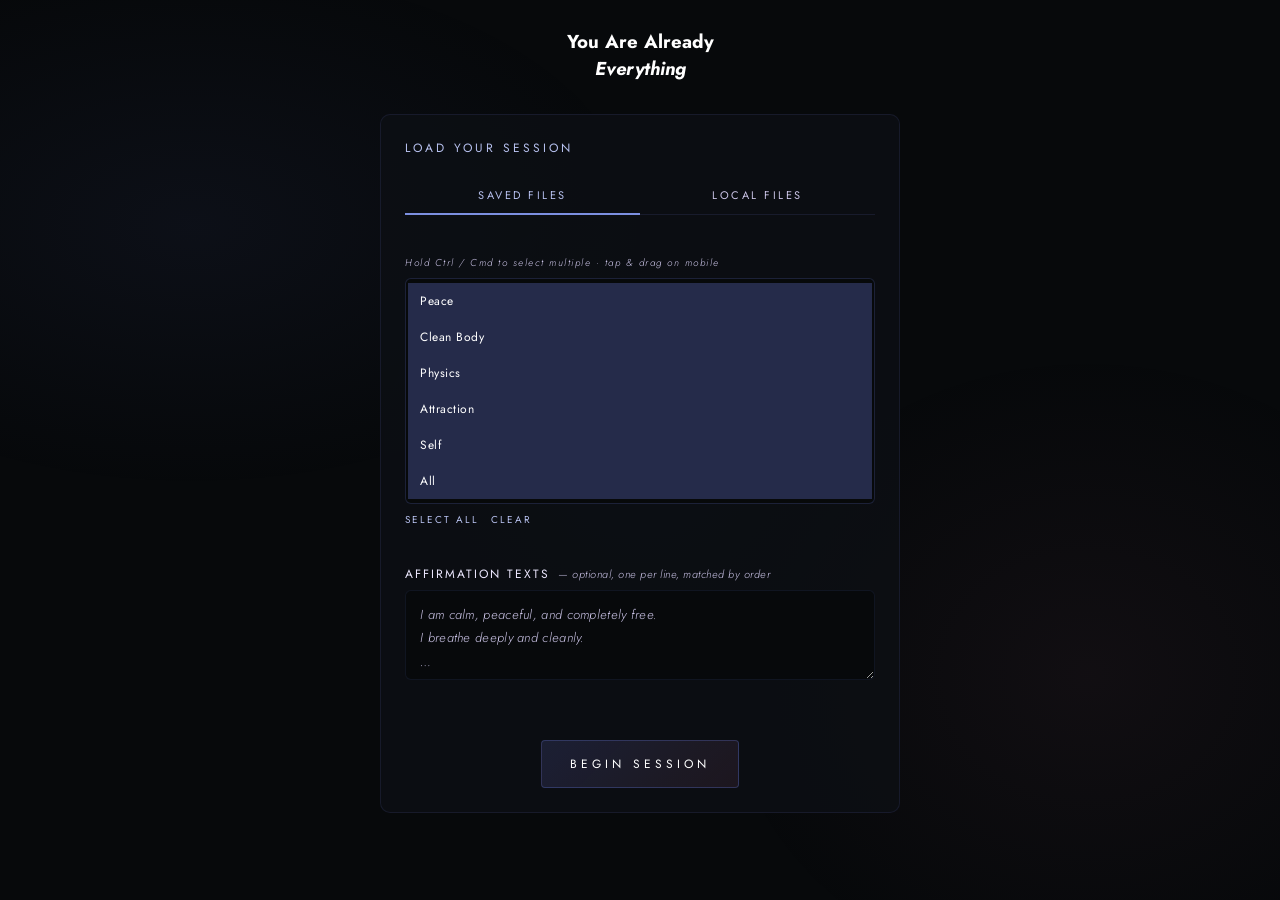
<file: index.html>
<!DOCTYPE html>
<html lang="en">
<head>
<meta charset="UTF-8">
<meta name="viewport" content="width=device-width, initial-scale=1.0">
<title>Player</title>
<link href="https://fonts.googleapis.com/css2?family=Playfair+Display:ital,wght@0,300;0,400;1,300&family=Jost:wght@200;300;400&display=swap" rel="stylesheet">
<style>
  *, *::before, *::after { box-sizing: border-box; margin: 0; padding: 0; }

  :root {
    --bg: #07090b;
    --surface: #0d1014;
    --indigo: #7c8fe0;
    --indigo-dim: #b8c2f0;
    --rose: #d47d9e;
    --rose-dim: #f0aac8;
    --amber: #c0916b;
    --amber-dim: #78543b;
    --text: #ffffff;
    --text-dim: #ede8ff;
    --text-faint: #ccc5e8;
    --glow: rgba(92, 107, 192, 0.12);
  }

  body {
    background: var(--bg);
    color: var(--text);
    font-family: 'Jost', sans-serif;
    font-weight: 300;
    min-height: 100vh;
    display: flex;
    flex-direction: column;
    align-items: center;
    justify-content: flex-start;
    padding: 28px 20px 60px;
    overflow-x: hidden;
  }

  /* ── Background layers ───────────────────────── */
  .stars {
    position: fixed;
    inset: 0;
    z-index: 0;
    pointer-events: none;
    overflow: hidden;
  }
  .star {
    position: absolute;
    border-radius: 50%;
    background: white;
    animation: twinkle var(--dur) ease-in-out infinite;
    opacity: 0;
  }
  @keyframes twinkle {
    0%, 100% { opacity: 0; }
    50% { opacity: var(--brightness); }
  }

  body::before {
    content: '';
    position: fixed;
    inset: 0;
    background:
      radial-gradient(ellipse 55% 45% at 15% 25%, rgba(92,107,192,0.07) 0%, transparent 65%),
      radial-gradient(ellipse 45% 55% at 85% 75%, rgba(192,107,138,0.06) 0%, transparent 65%),
      radial-gradient(ellipse 30% 40% at 50% 50%, rgba(92,107,192,0.04) 0%, transparent 70%);
    pointer-events: none;
    z-index: 0;
  }

  .complete-glow {
    position: fixed;
    inset: 0;
    background: radial-gradient(ellipse 50% 60% at 50% 50%, rgba(92,107,192,0.08) 0%, transparent 70%);
    pointer-events: none;
    z-index: 0;
    opacity: 0;
    transition: opacity 2s;
  }
  .complete-glow.active { opacity: 1; }

  /* ── Layout ──────────────────────────────────── */
  .container {
    position: relative;
    z-index: 1;
    width: 100%;
    max-width: 520px;
    display: flex;
    flex-direction: column;
    align-items: center;
    gap: 32px;
  }

  /* ── Header ──────────────────────────────────── */
  .header { text-align: center; }

  .eyebrow {
    font-family: 'Jost', sans-serif;
    font-weight: 400;
    font-size: 11px;
    letter-spacing: 4px;
    text-transform: uppercase;
    color: var(--indigo-dim);
    margin-bottom: 14px;
  }

  .header h1 {
    font-family: 'Playfair Display', serif;
    font-weight: 300;
    font-size: clamp(24px, 5vw, 34px);
    color: var(--text);
    line-height: 1.3;
    letter-spacing: 0.5px;
  }

  .header h1 em {
    font-style: italic;
    background: linear-gradient(135deg, var(--indigo), var(--rose));
    -webkit-background-clip: text;
    -webkit-text-fill-color: transparent;
    background-clip: text;
  }

  /* ── Setup panel ─────────────────────────────── */
  .setup-panel {
    width: 100%;
    background: rgba(13,16,20,0.8);
    border: 1px solid rgba(92,107,192,0.14);
    border-radius: 10px;
    padding: 24px;
    display: flex;
    flex-direction: column;
    gap: 20px;
    transition: all 0.6s ease;
  }
  .setup-panel.hidden {
    display: none;
  }

  .setup-title {
    font-size: 12px;
    letter-spacing: 3px;
    text-transform: uppercase;
    color: var(--indigo-dim);
    font-weight: 400;
  }

  /* Drop zone */
  .drop-zone {
    border: 1px dashed rgba(92,107,192,0.25);
    border-radius: 8px;
    padding: 28px 16px;
    text-align: center;
    cursor: pointer;
    transition: all 0.3s;
    background: rgba(92,107,192,0.03);
    position: relative;
  }
  .drop-zone:hover, .drop-zone.drag-over {
    border-color: rgba(92,107,192,0.55);
    background: rgba(92,107,192,0.07);
  }
  .drop-zone input[type=file] {
    position: absolute;
    inset: 0;
    opacity: 0;
    cursor: pointer;
    width: 100%;
  }
  .drop-icon {
    font-size: 24px;
    margin-bottom: 10px;
    opacity: 0.5;
  }
  .drop-title {
    font-size: 14px;
    letter-spacing: 1.5px;
    color: var(--text-dim);
    margin-bottom: 6px;
    font-weight: 400;
  }
  .drop-hint {
    font-size: 11px;
    letter-spacing: 1px;
    color: var(--text-faint);
  }

  /* File list */
  .file-list {
    display: flex;
    flex-direction: column;
    gap: 6px;
    max-height: 160px;
    overflow-y: auto;
  }
  .file-item {
    display: flex;
    align-items: center;
    gap: 10px;
    padding: 6px 10px;
    background: rgba(92,107,192,0.05);
    border-radius: 4px;
    border: 1px solid rgba(92,107,192,0.1);
  }
  .file-num {
    font-size: 11px;
    letter-spacing: 1px;
    color: var(--indigo-dim);
    width: 22px;
    flex-shrink: 0;
    font-weight: 400;
  }
  .file-name {
    font-size: 12px;
    letter-spacing: 0.5px;
    color: var(--text-dim);
    flex: 1;
    white-space: nowrap;
    overflow: hidden;
    text-overflow: ellipsis;
  }
  .file-dur {
    font-size: 11px;
    color: var(--text-faint);
    letter-spacing: 0.5px;
  }
  .file-ok { width: 6px; height: 6px; border-radius: 50%; background: var(--indigo); flex-shrink: 0; }

  /* Texts area */
  .setup-label {
    font-size: 12px;
    letter-spacing: 2px;
    text-transform: uppercase;
    color: var(--text-dim);
    margin-bottom: 7px;
    display: flex;
    align-items: center;
    gap: 8px;
    font-weight: 400;
  }
  .setup-label .opt {
    font-size: 11px;
    color: var(--text-faint);
    letter-spacing: 0.5px;
    text-transform: none;
    font-style: italic;
    font-weight: 300;
  }

  .texts-area {
    width: 100%;
    background: rgba(7,9,11,0.8);
    border: 1px solid rgba(92,107,192,0.12);
    border-radius: 6px;
    color: var(--text-dim);
    font-family: 'Jost', sans-serif;
    font-size: 13px;
    font-weight: 300;
    letter-spacing: 0.3px;
    line-height: 1.8;
    padding: 12px 14px;
    resize: vertical;
    min-height: 90px;
    outline: none;
    transition: border-color 0.3s;
  }
  .texts-area:focus { border-color: rgba(92,107,192,0.3); }
  .texts-area::placeholder { color: var(--text-faint); font-style: italic; }

  /* Begin button */
  .begin-btn {
    background: linear-gradient(135deg, rgba(92,107,192,0.2), rgba(192,107,138,0.1));
    border: 1px solid rgba(92,107,192,0.35);
    color: var(--text);
    font-family: 'Jost', sans-serif;
    font-size: 12px;
    font-weight: 400;
    letter-spacing: 4px;
    text-transform: uppercase;
    padding: 14px 28px;
    border-radius: 4px;
    cursor: pointer;
    transition: all 0.4s;
    align-self: center;
  }
  .begin-btn:hover {
    border-color: rgba(92,107,192,0.65);
    background: linear-gradient(135deg, rgba(92,107,192,0.3), rgba(192,107,138,0.15));
    box-shadow: 0 0 20px rgba(92,107,192,0.12);
  }
  .begin-btn:disabled {
    opacity: 0.3;
    cursor: not-allowed;
  }

  .setup-err {
    font-size: 12px;
    letter-spacing: 1px;
    color: var(--rose-dim);
    text-align: center;
    min-height: 14px;
  }

  /* ── Session UI (hidden until started) ───────── */
  .session-ui {
    width: 100%;
    display: flex;
    flex-direction: column;
    align-items: center;
    gap: 32px;
    display: none;
  }
  .session-ui.visible { display: flex; }

  /* ── Subliminal badge ────────────────────────── */
  .subliminal-badge {
    display: flex;
    align-items: center;
    gap: 8px;
    background: rgba(92,107,192,0.08);
    border: 1px solid rgba(92,107,192,0.15);
    border-radius: 20px;
    padding: 6px 14px;
    font-size: 12px;
    letter-spacing: 2.5px;
    text-transform: uppercase;
    color: var(--indigo-dim);
    font-weight: 400;
  }
  .subliminal-dot {
    width: 5px;
    height: 5px;
    border-radius: 50%;
    background: var(--indigo);
    animation: dot-pulse 2s ease-in-out infinite;
  }
  @keyframes dot-pulse {
    0%, 100% { opacity: 0.3; transform: scale(1); }
    50% { opacity: 1; transform: scale(1.3); }
  }

  /* ── Orb ─────────────────────────────────────── */
  .orb-wrap {
    position: relative;
    width: 200px;
    height: 200px;
    display: flex;
    align-items: center;
    justify-content: center;
  }
  .orb-ring {
    position: absolute;
    border-radius: 50%;
    border: 1px solid rgba(92,107,192,0.12);
    animation: ring-pulse 5s ease-in-out infinite;
  }
  .orb-ring:nth-child(1) { width: 200px; height: 200px; animation-delay: 0s; }
  .orb-ring:nth-child(2) { width: 165px; height: 165px; animation-delay: 1s; border-color: rgba(192,107,138,0.1); }
  .orb-ring:nth-child(3) { width: 130px; height: 130px; animation-delay: 2s; border-color: rgba(92,107,192,0.18); }
  @keyframes ring-pulse {
    0%, 100% { transform: scale(1); opacity: 0.5; }
    50% { transform: scale(1.03); opacity: 1; }
  }
  .orb-core {
    width: 88px;
    height: 88px;
    border-radius: 50%;
    background: radial-gradient(circle at 35% 35%, rgba(92,107,192,0.25), rgba(192,107,138,0.12), transparent 80%);
    border: 1px solid rgba(92,107,192,0.25);
    display: flex;
    align-items: center;
    justify-content: center;
    cursor: pointer;
    transition: all 0.5s ease;
    position: relative;
    z-index: 2;
    user-select: none;
  }
  .orb-core:hover {
    border-color: rgba(92,107,192,0.5);
    box-shadow: 0 0 30px rgba(92,107,192,0.15);
  }
  .orb-core.playing {
    animation: orb-breathe 5s ease-in-out infinite;
    border-color: rgba(92,107,192,0.4);
  }
  @keyframes orb-breathe {
    0%, 100% { transform: scale(1); box-shadow: 0 0 20px rgba(92,107,192,0.1); }
    50% { transform: scale(1.07); box-shadow: 0 0 50px rgba(92,107,192,0.25), 0 0 80px rgba(192,107,138,0.1); }
  }
  .play-icon {
    width: 0; height: 0;
    border-style: solid;
    border-width: 11px 0 11px 19px;
    border-color: transparent transparent transparent rgba(200,200,255,0.8);
    margin-left: 5px;
  }
  .pause-icon { display: flex; gap: 6px; }
  .pause-bar { width: 4px; height: 20px; background: rgba(200,200,255,0.8); border-radius: 2px; }

  /* ── Affirmation display ─────────────────────── */
  .affirmation-display {
    text-align: center;
    min-height: 110px;
    display: flex;
    flex-direction: column;
    align-items: center;
    justify-content: center;
    gap: 12px;
    padding: 0 12px;
  }
  .affirmation-text {
    font-family: 'Playfair Display', serif;
    font-size: clamp(17px, 3.2vw, 22px);
    font-weight: 300;
    font-style: italic;
    color: var(--text);
    line-height: 1.7;
    opacity: 0;
    transform: translateY(8px);
    transition: opacity 1.4s ease, transform 1.4s ease;
    letter-spacing: 0.2px;
  }
  .affirmation-text.visible { opacity: 1; transform: translateY(0); }
  .affirmation-num {
    font-size: 12px;
    letter-spacing: 3px;
    text-transform: uppercase;
    color: var(--indigo-dim);
    opacity: 0;
    transition: opacity 1s ease 0.4s;
    font-weight: 400;
  }
  .affirmation-num.visible { opacity: 1; }

  /* ── Subliminal wave indicator ───────────────── */
  .subliminal-indicator {
    display: flex;
    align-items: center;
    gap: 10px;
    opacity: 0;
    transition: opacity 0.5s;
  }
  .subliminal-indicator.visible { opacity: 1; }
  .sub-wave { display: flex; align-items: center; gap: 2px; height: 16px; }
  .sub-bar {
    width: 2px;
    border-radius: 1px;
    background: linear-gradient(180deg, var(--indigo), var(--rose));
    animation: sub-wave-anim 1.2s ease-in-out infinite;
    transform-origin: bottom;
  }
  .sub-bar:nth-child(1) { height: 4px; animation-delay: 0s; }
  .sub-bar:nth-child(2) { height: 8px; animation-delay: 0.15s; }
  .sub-bar:nth-child(3) { height: 12px; animation-delay: 0.3s; }
  .sub-bar:nth-child(4) { height: 8px; animation-delay: 0.45s; }
  .sub-bar:nth-child(5) { height: 4px; animation-delay: 0.6s; }
  @keyframes sub-wave-anim {
    0%, 100% { transform: scaleY(0.4); opacity: 0.4; }
    50% { transform: scaleY(1); opacity: 1; }
  }
  .sub-label { font-size: 11px; letter-spacing: 2px; text-transform: uppercase; color: var(--indigo-dim); font-weight: 400; }

  /* ── Breathing guide ─────────────────────────── */
  .breathing {
    font-size: 12px;
    letter-spacing: 3px;
    text-transform: uppercase;
    color: var(--text-dim);
    text-align: center;
    min-height: 16px;
    font-weight: 400;
  }
  .breath-word { transition: color 0.6s, opacity 0.6s; opacity: 0.3; }
  .breath-word.active { color: var(--indigo); opacity: 1; }

  /* ── Progress ────────────────────────────────── */
  .progress-section { width: 100%; display: flex; flex-direction: column; gap: 10px; }
  .progress-bar-wrap {
    width: 100%;
    height: 1px;
    background: rgba(255,255,255,0.05);
    position: relative;
    cursor: pointer;
  }
  .progress-bar-fill {
    height: 100%;
    background: linear-gradient(90deg, var(--indigo-dim), var(--indigo), var(--rose));
    width: 0%;
    transition: width 0.5s linear;
  }
  .time-row {
    display: flex;
    justify-content: space-between;
    font-size: 12px;
    color: var(--text-dim);
    letter-spacing: 1.5px;
    font-weight: 400;
  }

  /* ── Controls ────────────────────────────────── */
  .controls { display: flex; align-items: center; gap: 28px; }
  .ctrl-btn {
    background: none;
    border: none;
    cursor: pointer;
    color: var(--text-dim);
    font-size: 11px;
    letter-spacing: 2px;
    text-transform: uppercase;
    font-family: 'Jost', sans-serif;
    font-weight: 400;
    transition: color 0.3s;
    padding: 8px;
    display: flex;
    flex-direction: column;
    align-items: center;
    gap: 6px;
  }
  .ctrl-btn:hover { color: var(--indigo); }
  .ctrl-btn svg { width: 17px; height: 17px; }

  /* ── Volume section ──────────────────────────── */
  .volume-section {
    display: flex;
    flex-direction: column;
    gap: 14px;
    width: 100%;
    max-width: 300px;
  }
  .vol-row { display: flex; align-items: center; gap: 10px; }
  .vol-label {
    font-size: 12px;
    letter-spacing: 1.5px;
    text-transform: uppercase;
    color: var(--text-dim);
    width: 68px;
    flex-shrink: 0;
    font-weight: 400;
  }
  .vol-val {
    font-size: 12px;
    color: var(--indigo-dim);
    letter-spacing: 1px;
    width: 40px;
    text-align: right;
    flex-shrink: 0;
    font-weight: 400;
  }
  input[type=range] {
    -webkit-appearance: none;
    flex: 1;
    height: 1px;
    background: rgba(255,255,255,0.08);
    outline: none;
    cursor: pointer;
  }
  input[type=range]::-webkit-slider-thumb {
    -webkit-appearance: none;
    width: 9px;
    height: 9px;
    border-radius: 50%;
    background: var(--indigo);
    cursor: pointer;
  }

  /* ── Sub-note ────────────────────────────────── */
  .sub-note {
    background: rgba(92,107,192,0.08);
    border: 1px solid rgba(124,143,224,0.25);
    border-radius: 6px;
    padding: 12px 16px;
    font-size: 12px;
    letter-spacing: 0.5px;
    color: var(--text-dim);
    text-align: center;
    line-height: 1.8;
    max-width: 360px;
  }
  .sub-note strong { color: var(--indigo-dim); letter-spacing: 2px; text-transform: uppercase; font-weight: 400; }

  /* ── Misc ────────────────────────────────────── */
  .divider { width: 50px; height: 1px; background: linear-gradient(90deg, transparent, var(--indigo-dim), transparent); }
  .counter { font-size: 12px; letter-spacing: 2px; color: var(--text-dim); text-align: center; font-weight: 400; }
  .counter span { color: var(--indigo-dim); }
  .status {
    font-size: 12px;
    letter-spacing: 2px;
    text-transform: uppercase;
    color: var(--rose-dim);
    text-align: center;
    min-height: 16px;
    opacity: 0;
    transition: opacity 0.5s;
    font-weight: 400;
  }
  .status.visible { opacity: 1; }

  /* ── Source tabs ───────────────────────────── */
  .tab-row {
    display: flex;
    border-bottom: 1px solid rgba(92,107,192,0.15);
    margin-bottom: 20px;
  }
  .tab-btn {
    flex: 1;
    background: none;
    border: none;
    border-bottom: 2px solid transparent;
    color: var(--text-faint);
    font-family: 'Jost', sans-serif;
    font-size: 11px;
    font-weight: 400;
    letter-spacing: 2.5px;
    text-transform: uppercase;
    padding: 10px 0;
    cursor: pointer;
    transition: all 0.25s;
    margin-bottom: -1px;
  }
  .tab-btn:hover { color: var(--text-dim); }
  .tab-btn.active {
    color: var(--indigo-dim);
    border-bottom-color: var(--indigo);
  }
  .tab-pane { display: none; }
  .tab-pane.active { display: block; }

  /* ── Saved file multi-select dropdown ─────────────── */
  .saved-hint {
    font-size: 10px;
    letter-spacing: 1.5px;
    color: var(--text-faint);
    margin-bottom: 8px;
    font-style: italic;
  }
  .saved-select {
    width: 100%;
    background: rgba(7,9,11,0.9);
    border: 1px solid rgba(92,107,192,0.25);
    border-radius: 6px;
    color: var(--text-dim);
    font-family: 'Jost', sans-serif;
    font-size: 12px;
    font-weight: 300;
    letter-spacing: 0.5px;
    padding: 4px 2px;
    outline: none;
    cursor: pointer;
    min-height: 140px;
    transition: border-color 0.3s;
  }
  .saved-select:focus { border-color: rgba(92,107,192,0.55); }
  .saved-select option {
    padding: 9px 12px;
    background: #0d1014;
    color: var(--text-dim);
    font-size: 12px;
  }
  .saved-select option:checked {
    background: rgba(92,107,192,0.35);
    color: #ffffff;
  }
  .saved-empty {
    font-size: 11px;
    letter-spacing: 1px;
    color: var(--text-faint);
    font-style: italic;
    text-align: center;
    padding: 18px 0;
    line-height: 1.8;
  }
  .saved-actions {
    display: flex;
    gap: 12px;
    margin-top: 8px;
  }
  .saved-action-btn {
    font-size: 10px;
    letter-spacing: 2px;
    text-transform: uppercase;
    color: var(--indigo-dim);
    background: none;
    border: none;
    cursor: pointer;
    font-family: 'Jost', sans-serif;
    font-weight: 400;
    padding: 0;
    transition: color 0.2s;
  }
  .saved-action-btn:hover { color: var(--indigo); }
</style>
</head>
<body>

<div class="stars" id="starsContainer"></div>
<div class="complete-glow" id="completeGlow"></div>

<div class="container">

  <!-- ── Header ──────────────────────────────── -->
  <div class="header">
    <h3>You Are Already<br><em>Everything</em></h3>
  </div>

  <!-- ── Setup Panel ─────────────────────────── -->
  <div class="setup-panel" id="setupPanel">
    <div class="setup-title">Load Your Session</div>

    <!-- Source tabs -->
    <div class="tab-row">
      <button class="tab-btn active" data-tab="saved">Saved Files</button>
      <button class="tab-btn" data-tab="local">Local Files</button>
    </div>

    <!-- ── Tab: Saved files (from AFFIRMATIONS config) ── -->
    <div class="tab-pane active" id="tab-saved">
      <div class="saved-hint" id="savedHint">Hold Ctrl / Cmd to select multiple · tap &amp; drag on mobile</div>
      <select class="saved-select" id="savedSelect" multiple size="6"></select>
      <div class="saved-actions">
        <button class="saved-action-btn" id="selAllBtn">Select All</button>
        <button class="saved-action-btn" id="selNoneBtn">Clear</button>
      </div>
    </div>

    <!-- ── Tab: Local files (manual picker) ── -->
    <div class="tab-pane" id="tab-local">
      <div>
        <div class="setup-label">
          Affirmation Audio Files
          <span class="opt">— WAV or MP3, select all at once</span>
        </div>
        <div class="drop-zone" id="dropZone">
          <input type="file" id="fileInput" multiple accept="audio/wav,audio/mpeg,audio/mp3,audio/ogg,.wav,.mp3,.ogg">
          <div class="drop-icon">◎</div>
          <div class="drop-title">Drop files here or tap to browse</div>
          <div class="drop-hint">affirmation_0.wav · affirmation_1.wav · …</div>
        </div>
      </div>
      <div class="file-list" id="fileList" style="margin-top:10px;"></div>
    </div>

    <div style="margin-top:18px;">
      <div class="setup-label">
        Affirmation Texts
        <span class="opt">— optional, one per line, matched by order</span>
      </div>
      <textarea class="texts-area" id="textsArea"
        placeholder="I am calm, peaceful, and completely free.&#10;I breathe deeply and cleanly.&#10;…"></textarea>
    </div>

    <div class="setup-err" id="setupErr"></div>
    <button class="begin-btn" id="beginBtn" disabled>Begin Session</button>
  </div>

  <!-- ── Session UI (hidden until files loaded) ── -->
  <div class="session-ui" id="sessionUI">

    <div class="subliminal-badge">
      <div class="subliminal-dot"></div>
      Subliminal Mode Active
    </div>

    <div class="orb-wrap">
      <div class="orb-ring"></div>
      <div class="orb-ring"></div>
      <div class="orb-ring"></div>
      <div class="orb-core" id="orbBtn">
        <div class="play-icon" id="playIcon"></div>
      </div>
    </div>

    <div class="affirmation-display">
      <div class="affirmation-num" id="affNum" style="opacity:1;">Tap the orb to begin</div>
      <div class="affirmation-text" id="affText" style="opacity:1;transform:none;font-style:normal;font-size:14px;color:var(--text-dim);">
        Close your eyes. Breathe slowly. Let your mind rest.
      </div>
    </div>

    <div class="subliminal-indicator" id="subIndicator">
      <div class="sub-wave">
        <div class="sub-bar"></div><div class="sub-bar"></div>
        <div class="sub-bar"></div><div class="sub-bar"></div>
        <div class="sub-bar"></div>
      </div>
      <span class="sub-label">Voice reaching subconscious</span>
      <div class="sub-wave">
        <div class="sub-bar"></div><div class="sub-bar"></div>
        <div class="sub-bar"></div><div class="sub-bar"></div>
        <div class="sub-bar"></div>
      </div>
    </div>

    <div class="breathing" id="breathGuide">
      <span class="breath-word" id="bw1">Inhale</span> &nbsp;·&nbsp;
      <span class="breath-word" id="bw2">Hold</span> &nbsp;·&nbsp;
      <span class="breath-word" id="bw3">Release</span>
    </div>

    <div class="progress-section">
      <div class="progress-bar-wrap">
        <div class="progress-bar-fill" id="progressFill"></div>
      </div>
      <div class="time-row">
        <span id="timeElapsed">0:00</span>
        <span id="timeDuration">—</span>
      </div>
    </div>

    <div class="controls">
      <button class="ctrl-btn" id="restartBtn">
        <svg viewBox="0 0 24 24" fill="none" stroke="currentColor" stroke-width="1.5">
          <path d="M3 12a9 9 0 1 0 9-9 9.75 9.75 0 0 0-6.74 2.74L3 8"/>
          <path d="M3 3v5h5"/>
        </svg>
        Restart
      </button>

      <button class="ctrl-btn" id="loopBtn">
        <svg viewBox="0 0 24 24" fill="none" stroke="currentColor" stroke-width="1.5">
          <path d="M17 1l4 4-4 4"/>
          <path d="M3 11V9a4 4 0 0 1 4-4h14"/>
          <path d="M7 23l-4-4 4-4"/>
          <path d="M21 13v2a4 4 0 0 1-4 4H3"/>
        </svg>
        Loop
      </button>

      <button class="ctrl-btn" id="loadNewBtn">
        <svg viewBox="0 0 24 24" fill="none" stroke="currentColor" stroke-width="1.5">
          <path d="M21 15v4a2 2 0 0 1-2 2H5a2 2 0 0 1-2-2v-4"/>
          <polyline points="17 8 12 3 7 8"/>
          <line x1="12" x2="12" y1="3" y2="15"/>
        </svg>
        Load
      </button>
    </div>

    <!-- Volume Mix -->
    <div class="volume-section">
      <div class="vol-row">
        <span class="vol-label">Ambient</span>
        <input type="range" id="ambVolSlider" min="0" max="1" step="0.01" value="0.70">
        <span class="vol-val" id="ambVolVal">70%</span>
      </div>
      <div class="vol-row">
        <span class="vol-label">Voice</span>
        <input type="range" id="voiceVolSlider" min="0" max="0.12" step="0.002" value="0.02">
        <span class="vol-val" id="voiceVolVal">Ultra</span>
      </div>
    </div>

    <div class="sub-note">
      <strong>Subliminal Mix</strong><br>
      Your Chatterbox voice plays at ~2% volume — beneath conscious resistance — while the theta tones guide your mind into deep receptivity. The beliefs install gently, below the threshold of resistance.
    </div>

    <div class="divider"></div>
    <div class="counter">
      Affirmation <span id="currNum">—</span> of <span id="totalNum">—</span>
      &nbsp;·&nbsp; Loop <span id="loopNum">1</span>
    </div>
    <div class="status" id="statusMsg"></div>

  </div><!-- /session-ui -->

</div><!-- /container -->

<script src="subliminal-player/affirmations.js"></script>
<script>
// ─── Stars ───────────────────────────────────────────────────────────
(function createStars() {
  const c = document.getElementById('starsContainer');
  for (let i = 0; i < 120; i++) {
    const s = document.createElement('div');
    s.className = 'star';
    const size = Math.random() * 1.5 + 0.5;
    s.style.cssText = `
      left:${Math.random()*100}%;top:${Math.random()*100}%;
      width:${size}px;height:${size}px;
      --dur:${3+Math.random()*6}s;
      --brightness:${0.1+Math.random()*0.5};
      animation-delay:${Math.random()*8}s;
    `;
    c.appendChild(s);
  }
})();

// ─── State ───────────────────────────────────────────────────────────
let audioCtx      = null;
let ambGain       = null;      // ambient oscillator gain
let voiceGain     = null;      // voice layer gain
let oscillators   = [];

let audioBuffers  = [];        // decoded AudioBuffer per affirmation
let affTexts      = [];        // display text per affirmation
let totalAff      = 0;
let totalDurSecs  = 0;         // sum of affirmation durations

let playing       = false;
let loopEnabled   = false;
let currentIndex  = 0;
let currentLoop   = 1;
let elapsed       = 0;
let clockId       = null;
let currentSource = null;      // active BufferSourceNode
let pauseTimer    = null;

const PAUSE_MS    = 3500;      // gap between affirmations (ms)
let   voiceVol    = 0.02;      // ~2% — subliminal level
let   breathId    = null;

// ─── DOM refs ────────────────────────────────────────────────────────
const setupPanel   = document.getElementById('setupPanel');
const sessionUI    = document.getElementById('sessionUI');
const fileInput    = document.getElementById('fileInput');
const dropZone     = document.getElementById('dropZone');
const fileList     = document.getElementById('fileList');
const textsArea    = document.getElementById('textsArea');
const beginBtn     = document.getElementById('beginBtn');
const setupErr     = document.getElementById('setupErr');
const orbBtn       = document.getElementById('orbBtn');
const affText      = document.getElementById('affText');
const affNum       = document.getElementById('affNum');
const progressFill = document.getElementById('progressFill');
const timeElapsed  = document.getElementById('timeElapsed');
const timeDuration = document.getElementById('timeDuration');
const statusMsg    = document.getElementById('statusMsg');
const currNum      = document.getElementById('currNum');
const totalNum     = document.getElementById('totalNum');
const loopNum      = document.getElementById('loopNum');
const restartBtn   = document.getElementById('restartBtn');
const loopBtn      = document.getElementById('loopBtn');
const loadNewBtn   = document.getElementById('loadNewBtn');
const ambVolSlider = document.getElementById('ambVolSlider');
const voiceVolSlider = document.getElementById('voiceVolSlider');
const ambVolVal    = document.getElementById('ambVolVal');
const voiceVolVal  = document.getElementById('voiceVolVal');
const bw1 = document.getElementById('bw1');
const bw2 = document.getElementById('bw2');
const bw3 = document.getElementById('bw3');
const subIndicator = document.getElementById('subIndicator');
const completeGlow = document.getElementById('completeGlow');

// ─── Tab switching ──────────────────────────────────────────────────
let activeTab = 'saved';

document.querySelectorAll('.tab-btn').forEach(btn => {
  btn.addEventListener('click', () => {
    activeTab = btn.dataset.tab;
    document.querySelectorAll('.tab-btn').forEach(b => b.classList.toggle('active', b === btn));
    document.querySelectorAll('.tab-pane').forEach(p => p.classList.toggle('active', p.id === 'tab-' + activeTab));
    updateBeginBtn();
  });
});

// ─── File Loading ────────────────────────────────────────────────────
let pendingFiles = [];

fileInput.addEventListener('change', e => handleFiles(e.target.files));

dropZone.addEventListener('dragover', e => { e.preventDefault(); dropZone.classList.add('drag-over'); });
dropZone.addEventListener('dragleave', () => dropZone.classList.remove('drag-over'));
dropZone.addEventListener('drop', e => {
  e.preventDefault();
  dropZone.classList.remove('drag-over');
  handleFiles(e.dataTransfer.files);
});

function handleFiles(files) {
  // Sort by filename so affirmation_0 → affirmation_1 → …
  pendingFiles = Array.from(files).sort((a, b) => {
    const numA = parseInt((a.name.match(/\d+/) || [Infinity])[0]);
    const numB = parseInt((b.name.match(/\d+/) || [Infinity])[0]);
    return numA - numB;
  });

  fileList.innerHTML = '';
  setupErr.textContent = '';

  if (pendingFiles.length === 0) return;

  pendingFiles.forEach((f, i) => {
    const item = document.createElement('div');
    item.className = 'file-item';
    item.id = `fi-${i}`;
    item.innerHTML = `
      <div class="file-num">${i + 1}</div>
      <div class="file-name">${f.name}</div>
      <div class="file-dur" id="fid-${i}">…</div>
      <div class="file-ok" style="background:var(--text-faint)" id="fok-${i}"></div>
    `;
    fileList.appendChild(item);

    // Probe duration via temp Audio element
    const url = URL.createObjectURL(f);
    const tmp = new Audio(url);
    tmp.addEventListener('loadedmetadata', () => {
      const dur = tmp.duration;
      document.getElementById(`fid-${i}`).textContent =
        isFinite(dur) ? `${dur.toFixed(1)}s` : '—';
      document.getElementById(`fok-${i}`).style.background = 'var(--indigo)';
      URL.revokeObjectURL(url);
    });
  });

  beginBtn.disabled = false;
}

// ─── Audio Context & Ambient Setup ───────────────────────────────────
function initAudio() {
  if (audioCtx) return;
  audioCtx = new (window.AudioContext || window.webkitAudioContext)();

  // ── Ambient layer ────────────────────────────────────────────────
  // Theta binaural (7 Hz) + drone undertones — calm receptive state
  ambGain = audioCtx.createGain();
  ambGain.gain.setValueAtTime(0, audioCtx.currentTime);
  ambGain.connect(audioCtx.destination);

  const freqPairs = [
    { base: 130.8, beat: 7   },  // C3 + 7Hz theta beat
    { base: 196.0, beat: 0   },  // G3 drone
    { base: 261.6, beat: 0   },  // C4 drone
    { base:  65.4, beat: 0   },  // C2 sub-bass drone (warmth)
  ];

  freqPairs.forEach(({ base, beat }, i) => {
    const oscL   = audioCtx.createOscillator();
    const oscR   = audioCtx.createOscillator();
    const gL     = audioCtx.createGain();
    const gR     = audioCtx.createGain();
    const merger = audioCtx.createChannelMerger(2);
    const vol    = [0.13, 0.07, 0.045, 0.025][i];

    oscL.type = oscR.type = 'sine';
    oscL.frequency.value = base;
    oscR.frequency.value = base + beat;
    gL.gain.value = gR.gain.value = vol;

    oscL.connect(gL); oscR.connect(gR);
    gL.connect(merger, 0, 0); gR.connect(merger, 0, 1);
    merger.connect(ambGain);

    oscL.start(); oscR.start();
    oscillators.push(oscL, oscR);
  });

  // ── Voice layer ──────────────────────────────────────────────────
  voiceGain = audioCtx.createGain();
  voiceGain.gain.setValueAtTime(voiceVol, audioCtx.currentTime);
  voiceGain.connect(audioCtx.destination);
}

function ambientFadeIn() {
  if (!ambGain) return;
  const v = parseFloat(ambVolSlider.value);
  ambGain.gain.setTargetAtTime(v * 0.32, audioCtx.currentTime, 2.5);
}

function ambientFadeOut() {
  if (!ambGain) return;
  ambGain.gain.setTargetAtTime(0, audioCtx.currentTime, 1.5);
}

// ─── Decode all File objects into AudioBuffers ───────────────────────
async function decodeAllFiles(files) {
  audioBuffers = [];
  totalDurSecs = 0;
  for (const f of files) {
    const ab = await f.arrayBuffer();
    const buf = await audioCtx.decodeAudioData(ab);
    audioBuffers.push(buf);
    totalDurSecs += buf.duration + (PAUSE_MS / 1000);
  }
}

// ─── Decode URLs into AudioBuffers (saved mode) ──────────────────
async function decodeAllUrls(items) {
  audioBuffers = [];
  affTexts     = [];
  totalDurSecs = 0;
  for (let i = 0; i < items.length; i++) {
    setupErr.textContent = `Fetching ${i + 1} of ${items.length}…`;
    const res = await fetch(items[i].url);
    if (!res.ok) throw new Error(`Not found: ${items[i].url} (HTTP ${res.status})`);
    const ab  = await res.arrayBuffer();
    const buf = await audioCtx.decodeAudioData(ab);
    audioBuffers.push(buf);
    affTexts.push(items[i].text || `Affirmation ${i + 1}`);
    totalDurSecs += buf.duration + (PAUSE_MS / 1000);
  }
  setupErr.textContent = '';
}

// ─── Play a specific affirmation buffer ──────────────────────────────
function playBuffer(index, onEnded) {
  if (currentSource) {
    currentSource.onended = null; // detach before stopping
    try { currentSource.stop(); } catch(e) {}
    currentSource = null;
  }

  if (!audioBuffers[index]) return;
  const src = audioCtx.createBufferSource();
  src.buffer = audioBuffers[index];
  src.connect(voiceGain);
  src.start();
  src.onended = onEnded;
  currentSource = src;
}

// ─── Session Logic ────────────────────────────────────────────────────
function showAff(idx) {
  affText.classList.remove('visible');
  affNum.classList.remove('visible');

  setTimeout(() => {
    const txt = affTexts[idx] || `Affirmation ${idx + 1}`;
    affText.style.fontStyle  = 'italic';
    affText.style.fontSize   = '';
    affText.style.color      = '';
    affText.textContent      = txt;
    affNum.textContent       = `${idx + 1} of ${totalAff}`;
    affText.classList.add('visible');
    affNum.classList.add('visible');
    currNum.textContent = idx + 1;
  }, 700);
}

function scheduleNext() {
  if (!playing) return;
  pauseTimer = setTimeout(() => {
    if (!playing) return;
    currentIndex++;
    if (currentIndex >= totalAff) {
      if (loopEnabled) {
        currentLoop++;
        loopNum.textContent = currentLoop;
        currentIndex = 0;
        playAffirmation(currentIndex);
      } else {
        endSession();
      }
      return;
    }
    playAffirmation(currentIndex);
  }, PAUSE_MS);
}

function playAffirmation(idx) {
  showAff(idx);
  playBuffer(idx, () => {
    if (playing) scheduleNext();
  });
}

function startClock() {
  clockId = setInterval(() => {
    elapsed++;
    const pct = Math.min((elapsed / (totalDurSecs * (loopEnabled ? 3 : 1))) * 100, 100);
    progressFill.style.width = pct + '%';
    timeElapsed.textContent = fmtTime(elapsed);
  }, 1000);
}

function startBreathing() {
  const phases = [bw1, bw2, bw3];
  phases.forEach(el => el.classList.remove('active'));
  phases[0].classList.add('active');
  let p = 0;
  breathId = setInterval(() => {
    phases[p].classList.remove('active');
    p = (p + 1) % 3;
    phases[p].classList.add('active');
  }, 4000);
}

function stopBreathing() {
  clearInterval(breathId);
  [bw1, bw2, bw3].forEach(el => el.classList.remove('active'));
}

function startSession() {
  playing = true;
  setOrbPause();
  ambientFadeIn();
  voiceGain.gain.setValueAtTime(voiceVol, audioCtx.currentTime);
  subIndicator.classList.add('visible');
  startBreathing();
  startClock();
  playAffirmation(currentIndex);
  statusMsg.textContent = 'Subliminal voice flowing · Stay relaxed';
  statusMsg.classList.add('visible');
}

function pauseSession() {
  playing = false;
  clearTimeout(pauseTimer);
  clearInterval(clockId);
  stopBreathing();
  ambientFadeOut();
  if (currentSource) {
    try { currentSource.stop(); } catch(e) {}
    currentSource = null;
  }
  subIndicator.classList.remove('visible');
  setOrbPlay();
  statusMsg.textContent = 'Paused · Return when ready';
}

function resumeSession() {
  playing = true;
  setOrbPause();
  ambientFadeIn();
  voiceGain.gain.setValueAtTime(voiceVol, audioCtx.currentTime);
  subIndicator.classList.add('visible');
  startBreathing();
  startClock();
  playAffirmation(currentIndex); // replay current one from start
  statusMsg.textContent = 'Subliminal voice flowing · Stay relaxed';
}

function endSession() {
  clearInterval(clockId);
  clearTimeout(pauseTimer);
  stopBreathing();
  ambientFadeOut();
  if (currentSource) {
    try { currentSource.stop(); } catch(e) {}
    currentSource = null;
  }
  playing = false;
  subIndicator.classList.remove('visible');
  completeGlow.classList.add('active');
  setOrbPlay();

  affText.classList.remove('visible');
  affNum.classList.remove('visible');
  setTimeout(() => {
    affText.style.fontStyle = 'normal';
    affText.style.fontSize  = '14px';
    affText.style.color     = 'var(--text-dim)';
    affText.textContent     = 'Session complete. It is done. It is already real.';
    affNum.textContent      = '✦ Complete';
    affText.classList.add('visible');
    affNum.classList.add('visible');
  }, 600);

  progressFill.style.width = '100%';
  statusMsg.textContent    = '✦ Your subconscious has received all affirmations ✦';
  currNum.textContent      = totalAff;
}

function resetState() {
  clearInterval(clockId);
  clearTimeout(pauseTimer);
  stopBreathing();
  if (currentSource) {
    currentSource.onended = null;
    try { currentSource.stop(); } catch(e) {}
    currentSource = null;
  }
  playing      = false;
  currentIndex = 0;
  currentLoop  = 1;
  elapsed      = 0;
  progressFill.style.width   = '0%';
  timeElapsed.textContent    = '0:00';
  loopNum.textContent        = '1';
  currNum.textContent        = '—';
  subIndicator.classList.remove('visible');
  completeGlow.classList.remove('active');
  statusMsg.classList.remove('visible');
  setOrbPlay();
}

// ─── Begin Session ─────────────────────────────────────────────────
beginBtn.addEventListener('click', async () => {
  setupErr.textContent = '';
  beginBtn.disabled    = true;
  beginBtn.textContent = 'Loading…';

  // Merge texts from textarea (optional override)
  const lines = textsArea.value.trim().split('\n').map(l => l.trim()).filter(Boolean);

  initAudio();

  try {
    if (activeTab === 'saved') {
      // Gather selected options in order
      const sel = document.getElementById('savedSelect');
      const checked = Array.from(sel.options)
        .filter(o => o.selected)
        .map(o => AFFIRMATIONS[parseInt(o.value)]);
      if (!checked.length) throw new Error('Select at least one file from the dropdown.');

      if (location.protocol === 'file:') {
        throw new Error('Cannot fetch files when opened locally. Use the GitHub Pages URL or run: python -m http.server 8080');
      }
      await decodeAllUrls(checked);
      // Override texts if user typed them
      if (lines.length) affTexts = audioBuffers.map((_, i) => lines[i] || affTexts[i] || `Affirmation ${i+1}`);

    } else {
      // Local files mode
      if (!pendingFiles.length) throw new Error('Please select at least one audio file.');
      const localLines = lines;
      await decodeAllFiles(pendingFiles);
      affTexts = audioBuffers.map((_, i) => localLines[i] || `Affirmation ${i+1}`);
    }
  } catch(e) {
    setupErr.textContent = e.message;
    beginBtn.disabled    = false;
    beginBtn.textContent = 'Begin Session';
    return;
  }

  totalAff = audioBuffers.length;
  totalNum.textContent     = totalAff;
  timeDuration.textContent = fmtTime(Math.round(totalDurSecs));
  setupPanel.classList.add('hidden');
  sessionUI.classList.add('visible');
});

// ─── Orb click ────────────────────────────────────────────────────────
orbBtn.addEventListener('click', () => {
  if (audioCtx && audioCtx.state === 'suspended') audioCtx.resume();
  if (!playing && elapsed === 0) startSession();
  else if (playing) pauseSession();
  else resumeSession();
});

// ─── Restart ──────────────────────────────────────────────────────────
restartBtn.addEventListener('click', () => {
  ambientFadeOut();
  resetState();
  affText.classList.remove('visible');
  affNum.classList.remove('visible');
  setTimeout(() => {
    affText.style.fontStyle = 'normal';
    affText.style.fontSize  = '14px';
    affText.style.color     = 'var(--text-dim)';
    affText.textContent     = 'Close your eyes. Breathe slowly. Let your mind rest.';
    affNum.textContent      = 'Ready';
    affText.classList.add('visible');
    affNum.classList.add('visible');
  }, 400);
});

// ─── Loop toggle ──────────────────────────────────────────────────────
loopBtn.addEventListener('click', () => {
  loopEnabled = !loopEnabled;
  loopBtn.style.color = loopEnabled ? 'var(--indigo)' : '';
});

// ─── Load New (back to setup) ─────────────────────────────────────────
loadNewBtn.addEventListener('click', () => {
  ambientFadeOut();
  resetState();
  sessionUI.classList.remove('visible');
  setupPanel.classList.remove('hidden');
  fileList.innerHTML   = '';
  textsArea.value      = '';
  pendingFiles         = [];
  audioBuffers         = [];
  fileInput.value      = '';
  beginBtn.textContent = 'Begin Session';
  updateBeginBtn();
  affText.textContent  = 'Close your eyes. Breathe slowly. Let your mind rest.';
  affNum.textContent   = 'Tap the orb to begin';
});

// ─── Volume sliders ───────────────────────────────────────────────────
ambVolSlider.addEventListener('input', () => {
  const v = parseFloat(ambVolSlider.value);
  if (ambGain && playing) ambGain.gain.setTargetAtTime(v * 0.32, audioCtx.currentTime, 0.3);
  ambVolVal.textContent = Math.round(v * 100) + '%';
});

voiceVolSlider.addEventListener('input', () => {
  voiceVol = parseFloat(voiceVolSlider.value);
  if (voiceGain) voiceGain.gain.setValueAtTime(voiceVol, audioCtx.currentTime);
  if      (voiceVol <= 0.008) voiceVolVal.textContent = 'Ghost';
  else if (voiceVol <= 0.025) voiceVolVal.textContent = 'Ultra';
  else if (voiceVol <= 0.06)  voiceVolVal.textContent = 'Deep';
  else                        voiceVolVal.textContent  = Math.round(voiceVol * 100) + '%';
});

// ─── Helpers ──────────────────────────────────────────────────────────
function fmtTime(s) {
  const m = Math.floor(s / 60);
  return `${m}:${String(Math.floor(s % 60)).padStart(2,'0')}`;
}

function setOrbPause() {
  orbBtn.innerHTML = '';
  const pd = document.createElement('div');
  pd.className = 'pause-icon';
  pd.innerHTML = '<div class="pause-bar"></div><div class="pause-bar"></div>';
  orbBtn.appendChild(pd);
  orbBtn.classList.add('playing');
}

function setOrbPlay() {
  orbBtn.innerHTML = '';
  const pi = document.createElement('div');
  pi.className = 'play-icon';
  orbBtn.appendChild(pi);
  orbBtn.classList.remove('playing');
}

// ─── Saved files multi-select dropdown ───────────────────────────────
function renderSavedList() {
  const sel       = document.getElementById('savedSelect');
  const hint      = document.getElementById('savedHint');
  const selAllBtn  = document.getElementById('selAllBtn');
  const selNoneBtn = document.getElementById('selNoneBtn');
  sel.innerHTML = '';

  if (!AFFIRMATIONS.length) {
    sel.style.display  = 'none';
    if (hint) hint.style.display = 'none';
    const actEl = document.querySelector('.saved-actions');
    if (actEl) actEl.style.display = 'none';
    const empty = document.createElement('div');
    empty.className = 'saved-empty';
    empty.innerHTML = 'No saved files configured yet.<br>Add entries to the <strong>AFFIRMATIONS</strong> array<br>at the top of this file\'s script block.';
    sel.parentNode.insertBefore(empty, sel);
    return;
  }

  AFFIRMATIONS.forEach((aff, i) => {
    const opt = document.createElement('option');
    opt.value       = i;
    opt.textContent = aff.text || aff.url.split('/').pop();
    opt.selected    = true;
    sel.appendChild(opt);
  });

  sel.size = Math.min(AFFIRMATIONS.length, 8);
  sel.addEventListener('change', updateBeginBtn);

  selAllBtn.addEventListener('click', () => {
    Array.from(sel.options).forEach(o => o.selected = true);
    updateBeginBtn();
  });
  selNoneBtn.addEventListener('click', () => {
    Array.from(sel.options).forEach(o => o.selected = false);
    updateBeginBtn();
  });

  updateBeginBtn();
}

function updateBeginBtn() {
  if (activeTab === 'saved') {
    const sel = document.getElementById('savedSelect');
    beginBtn.disabled = !sel || Array.from(sel.options).filter(o => o.selected).length === 0;
  } else {
    beginBtn.disabled = pendingFiles.length === 0;
  }
}

// ─── Init ────────────────────────────────────────────────────────────
totalNum.textContent = '—';
affText.classList.add('visible');
affNum.classList.add('visible');
renderSavedList();
</script>
</body>
</html>
</file>
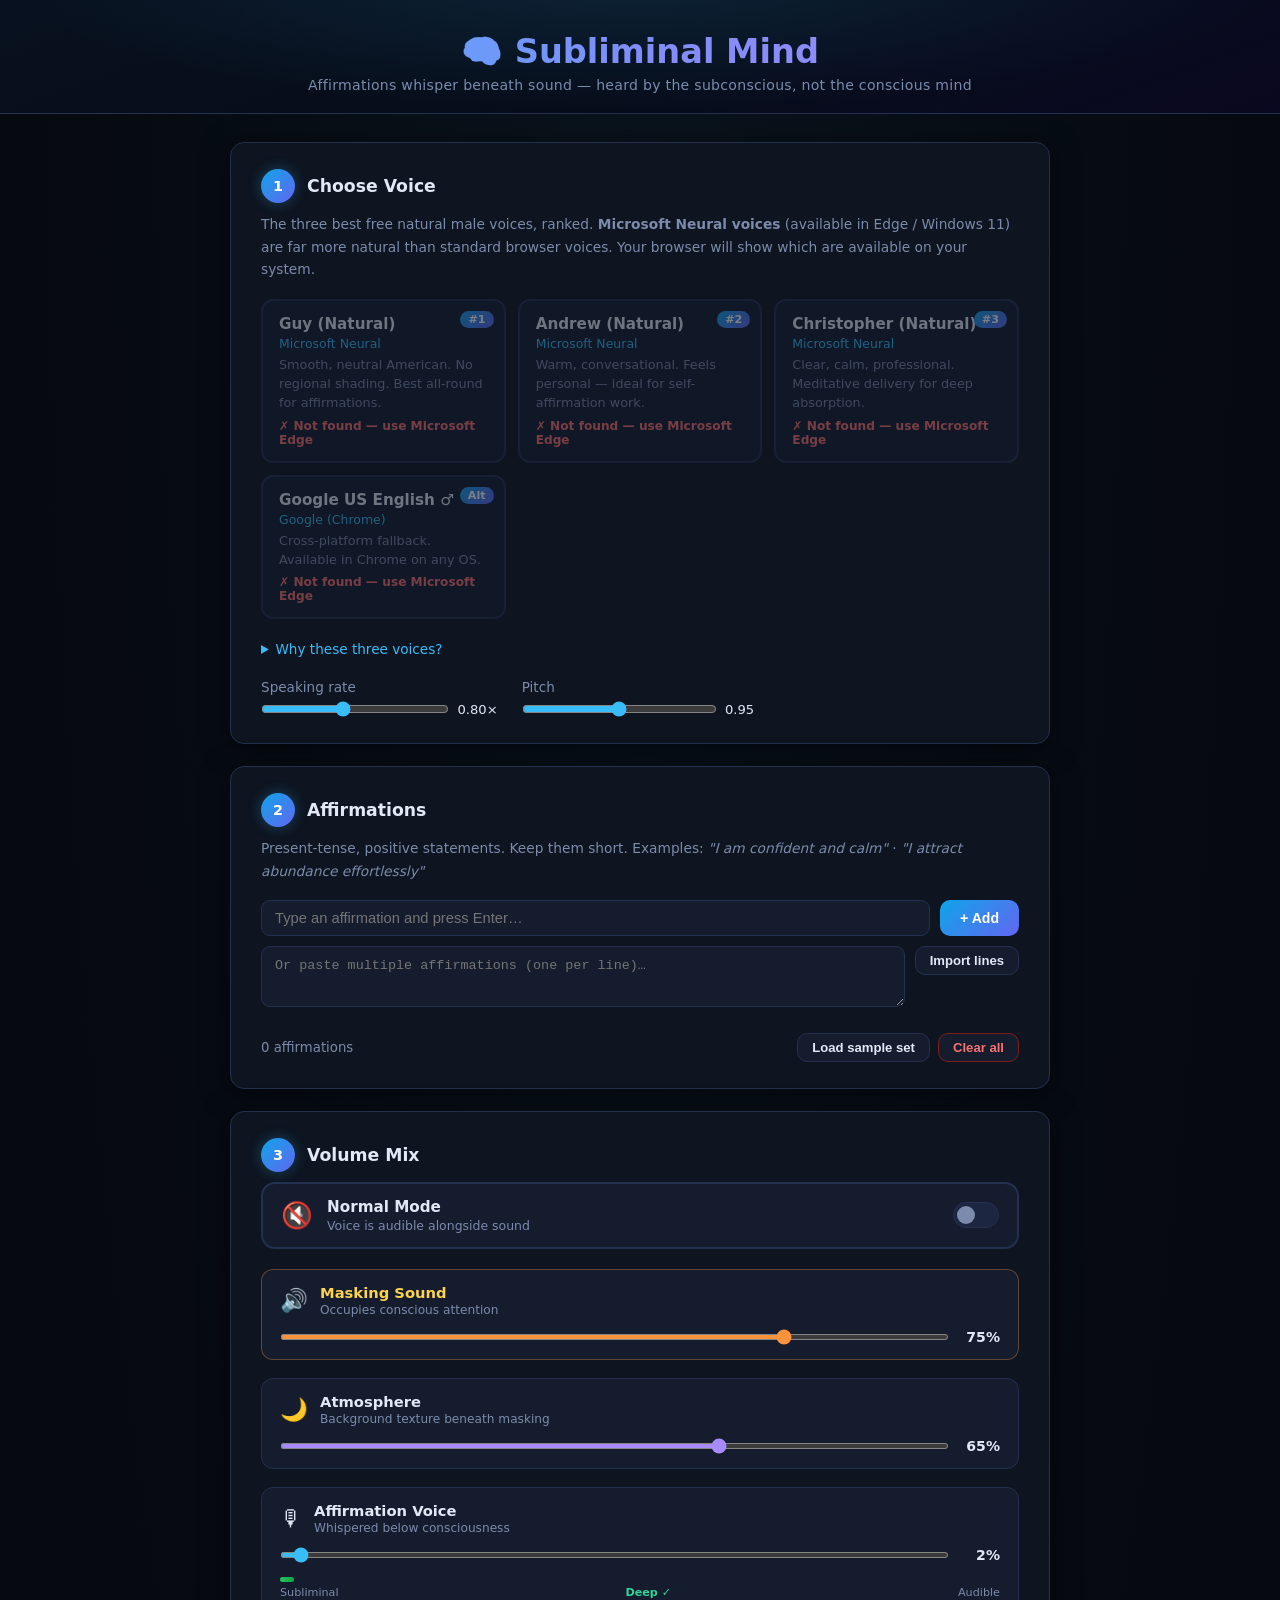
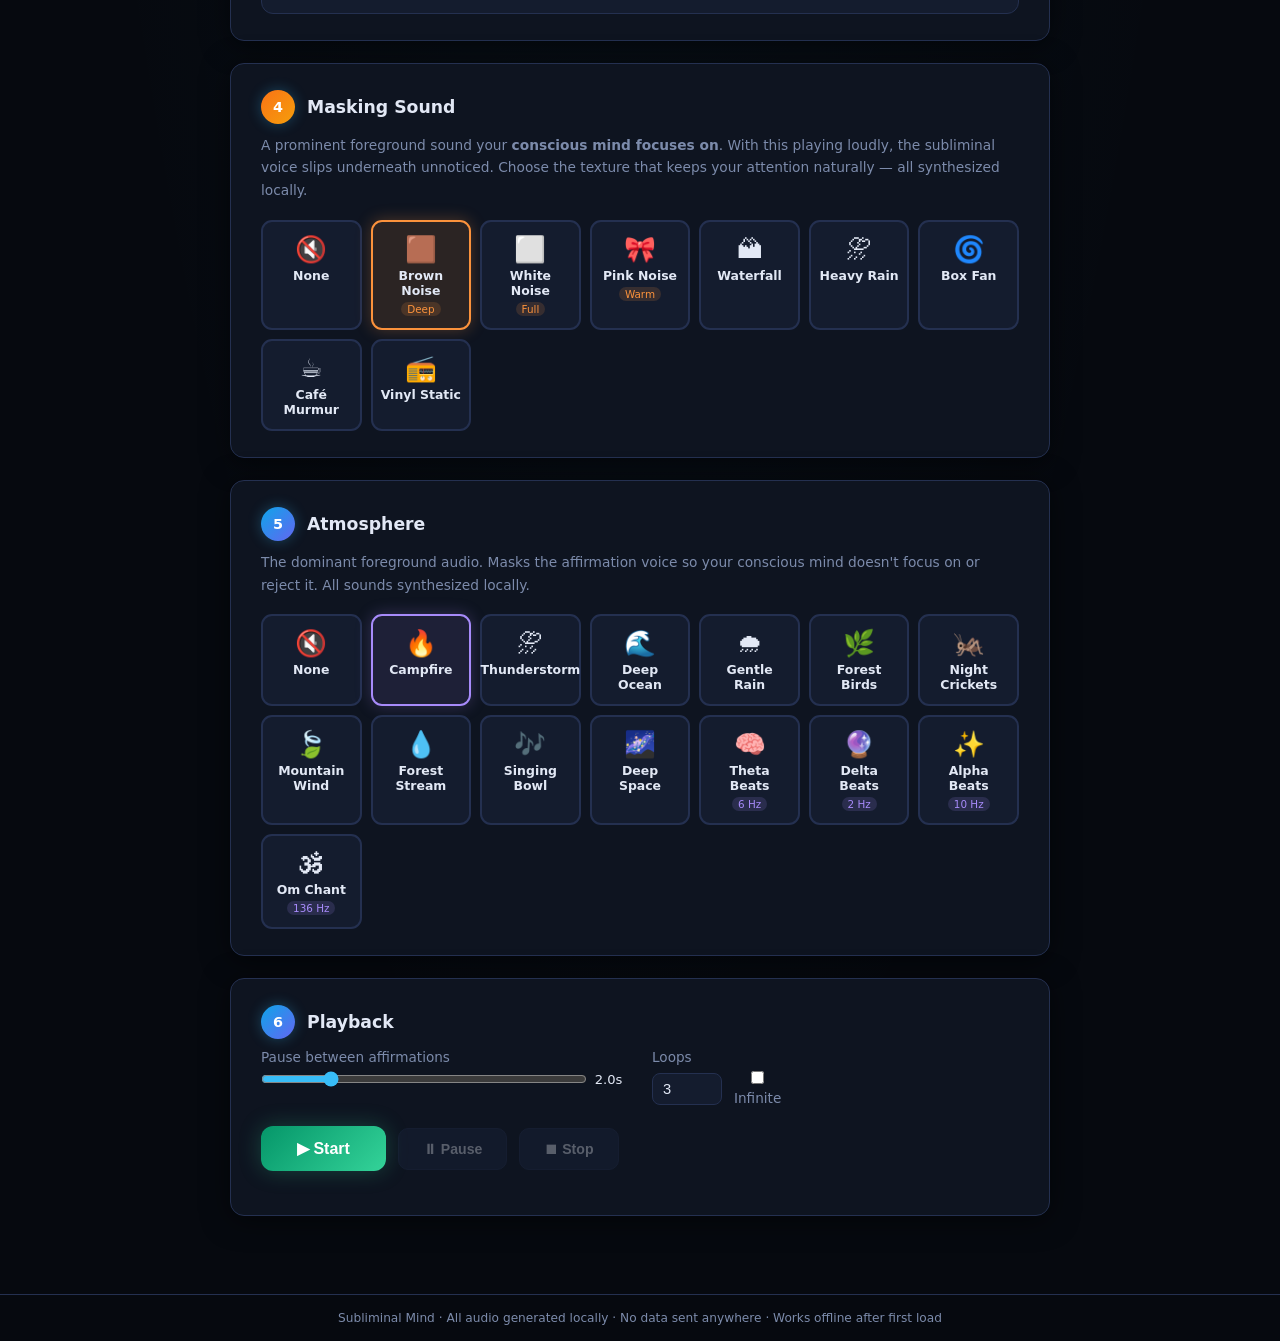
<file: subliminal-player/index.html>
<!DOCTYPE html>
<html lang="en">
<head>
<meta charset="UTF-8">
<meta name="viewport" content="width=device-width, initial-scale=1.0">
<title>Subliminal Mind — Reprogram Your Subconscious</title>
<link rel="stylesheet" href="css/style.css">
</head>
<body>

<header>
  <div class="logo">🧠 Subliminal Mind</div>
  <div class="tagline">Affirmations whisper beneath sound — heard by the subconscious, not the conscious mind</div>
</header>

<main>

  <!-- ── VOICE SELECTION ───────────────────────────────────────── -->
  <section class="card" id="sec-voice">
    <div class="sec-header">
      <span class="badge">1</span>
      <h2>Choose Voice</h2>
    </div>
    <p class="hint">
      The three best free natural male voices, ranked.
      <strong>Microsoft Neural voices</strong> (available in Edge / Windows 11) are
      far more natural than standard browser voices.
      Your browser will show which are available on your system.
    </p>

    <div class="voice-cards" id="voice-cards">
      <!-- rendered by JS -->
    </div>

    <details class="voice-details">
      <summary>Why these three voices?</summary>
      <div class="voice-research">
        <table>
          <thead><tr><th>Voice</th><th>Source</th><th>Accent</th><th>Quality</th><th>Why chosen</th></tr></thead>
          <tbody>
            <tr>
              <td><strong>Guy (Natural)</strong></td>
              <td>Microsoft Neural</td>
              <td>American</td>
              <td>⭐⭐⭐⭐⭐</td>
              <td>Smooth, neutral, no strong regional accent. Top pick for affirmations.</td>
            </tr>
            <tr>
              <td><strong>Andrew (Natural)</strong></td>
              <td>Microsoft Neural</td>
              <td>American</td>
              <td>⭐⭐⭐⭐⭐</td>
              <td>Warm conversational tone. Feels personal, ideal for self-affirmation.</td>
            </tr>
            <tr>
              <td><strong>Christopher (Natural)</strong></td>
              <td>Microsoft Neural</td>
              <td>American</td>
              <td>⭐⭐⭐⭐⭐</td>
              <td>Clear, calm, professional. Great for meditation-style delivery.</td>
            </tr>
          </tbody>
        </table>
        <p class="note">
          These three are all Microsoft Azure Neural voices exposed free through the Windows
          Speech API and Microsoft Edge. Google's <em>Google US English</em> male is also included
          as a fallback (cross-platform, works in Chrome on any OS).
        </p>
      </div>
    </details>

    <div class="voice-tune">
      <label>Speaking rate
        <div class="range-row">
          <input type="range" id="rate-slider" min="0.5" max="1.2" step="0.05" value="0.8">
          <span id="rate-val">0.80×</span>
        </div>
      </label>
      <label>Pitch
        <div class="range-row">
          <input type="range" id="pitch-slider" min="0.7" max="1.2" step="0.05" value="0.95">
          <span id="pitch-val">0.95</span>
        </div>
      </label>
    </div>
  </section>

  <!-- ── AFFIRMATIONS ──────────────────────────────────────────── -->
  <section class="card" id="sec-aff">
    <div class="sec-header">
      <span class="badge">2</span>
      <h2>Affirmations</h2>
    </div>
    <p class="hint">
      Present-tense, positive statements. Keep them short.
      Examples: <em>"I am confident and calm"</em> · <em>"I attract abundance effortlessly"</em>
    </p>

    <div class="aff-input-row">
      <input type="text" id="aff-input" placeholder="Type an affirmation and press Enter…">
      <button class="btn btn-primary" id="btn-add">+ Add</button>
    </div>

    <div class="bulk-row">
      <textarea id="bulk-input" placeholder="Or paste multiple affirmations (one per line)…"></textarea>
      <button class="btn btn-sm" id="btn-bulk">Import lines</button>
    </div>

    <ul id="aff-list" class="aff-list"></ul>
    <div class="aff-footer">
      <span id="aff-count" class="muted">0 affirmations</span>
      <div style="display:flex;gap:8px">
        <button class="btn btn-sm" id="btn-load-defaults">Load sample set</button>
        <button class="btn btn-sm danger" id="btn-clear">Clear all</button>
      </div>
    </div>
  </section>

  <!-- ── SUBLIMINAL MODE + VOLUME MIXING ─────────────────────── -->
  <section class="card" id="sec-mix">
    <div class="sec-header">
      <span class="badge">3</span>
      <h2>Volume Mix</h2>
    </div>

    <!-- Subliminal toggle -->
    <div class="subliminal-toggle-wrap">
      <div class="subliminal-toggle" id="sub-toggle" onclick="toggleSubliminal()">
        <span class="sub-icon">🔇</span>
        <div class="sub-toggle-text">
          <div class="sub-toggle-title" id="sub-toggle-title">Normal Mode</div>
          <div class="sub-toggle-desc"  id="sub-toggle-desc">Voice is audible alongside sound</div>
        </div>
        <div class="sub-switch" id="sub-switch"></div>
      </div>
      <div class="sub-active-banner" id="sub-banner" style="display:none">
        <span class="sub-pulse"></span>
        SUBLIMINAL ACTIVE — affirmations are whispering beneath your sound, bypassing conscious resistance
      </div>
    </div>

    <!-- Three-layer volume sliders -->
    <div class="mix-sliders">

      <!-- Layer 1: Masking sound -->
      <div class="mix-row mask-vol-row">
        <div class="mix-label">
          <span class="mix-icon">🔊</span>
          <div>
            <div class="mix-name">Masking Sound</div>
            <div class="mix-sub" id="mask-vol-sub">Occupies conscious attention</div>
          </div>
        </div>
        <div class="mix-control">
          <input type="range" id="mask-vol" min="0" max="1" step="0.02" value="0.75" class="big-range masking-range">
          <span id="mask-vol-val" class="mix-val">75%</span>
        </div>
      </div>

      <!-- Layer 2: Ambient atmosphere -->
      <div class="mix-row">
        <div class="mix-label">
          <span class="mix-icon">🌙</span>
          <div>
            <div class="mix-name">Atmosphere</div>
            <div class="mix-sub">Background texture beneath masking</div>
          </div>
        </div>
        <div class="mix-control">
          <input type="range" id="amb-vol" min="0" max="1" step="0.02" value="0.65" class="big-range ambient-range">
          <span id="amb-vol-val" class="mix-val">65%</span>
        </div>
      </div>

      <div class="mix-row">
        <div class="mix-label">
          <span class="mix-icon">🎙</span>
          <div>
            <div class="mix-name">Affirmation Voice</div>
            <div class="mix-sub" id="voice-vol-sub">Whispered below consciousness</div>
          </div>
        </div>
        <div class="mix-control">
          <input type="range" id="voice-vol" min="0" max="1" step="0.01" value="0.02" class="big-range voice-range">
          <span id="voice-vol-val" class="mix-val">2%</span>
        </div>
        <div class="subliminal-depth" id="depth-meter">
          <div class="depth-bar" id="depth-bar"></div>
          <div class="depth-labels">
            <span>Subliminal</span>
            <span id="depth-zone">Deep ✓</span>
            <span>Audible</span>
          </div>
        </div>
      </div>
    </div>
  </section>

  <!-- ── MASKING SOUNDS ─────────────────────────────────────────── -->
  <section class="card" id="sec-mask">
    <div class="sec-header">
      <span class="badge badge-mask">4</span>
      <h2>Masking Sound</h2>
    </div>
    <p class="hint">
      A prominent foreground sound your <strong>conscious mind focuses on</strong>.
      With this playing loudly, the subliminal voice slips underneath unnoticed.
      Choose the texture that keeps your attention naturally — all synthesized locally.
    </p>
    <div class="mask-grid" id="mask-grid">
      <div class="mask-card" data-mask="none">
        <span class="amb-icon">🔇</span>
        <span class="amb-name">None</span>
      </div>
      <div class="mask-card active" data-mask="brown">
        <span class="amb-icon">🟫</span>
        <span class="amb-name">Brown Noise</span>
        <span class="mask-tag">Deep</span>
      </div>
      <div class="mask-card" data-mask="white">
        <span class="amb-icon">⬜</span>
        <span class="amb-name">White Noise</span>
        <span class="mask-tag">Full</span>
      </div>
      <div class="mask-card" data-mask="pink">
        <span class="amb-icon">🎀</span>
        <span class="amb-name">Pink Noise</span>
        <span class="mask-tag">Warm</span>
      </div>
      <div class="mask-card" data-mask="waterfall">
        <span class="amb-icon">🏔</span>
        <span class="amb-name">Waterfall</span>
      </div>
      <div class="mask-card" data-mask="heavyrain">
        <span class="amb-icon">⛈</span>
        <span class="amb-name">Heavy Rain</span>
      </div>
      <div class="mask-card" data-mask="fan">
        <span class="amb-icon">🌀</span>
        <span class="amb-name">Box Fan</span>
      </div>
      <div class="mask-card" data-mask="cafe">
        <span class="amb-icon">☕</span>
        <span class="amb-name">Café Murmur</span>
      </div>
      <div class="mask-card" data-mask="vinyl">
        <span class="amb-icon">📻</span>
        <span class="amb-name">Vinyl Static</span>
      </div>
    </div>
  </section>

  <!-- ── AMBIENT SOUNDS ────────────────────────────────────────── -->
  <section class="card" id="sec-ambient">
    <div class="sec-header">
      <span class="badge">5</span>
      <h2>Atmosphere</h2>
    </div>
    <p class="hint">
      The dominant foreground audio. Masks the affirmation voice so your
      conscious mind doesn't focus on or reject it. All sounds synthesized locally.
    </p>

    <div class="ambient-grid" id="ambient-grid">
      <div class="amb-card" data-sound="none">
        <span class="amb-icon">🔇</span>
        <span class="amb-name">None</span>
      </div>
      <div class="amb-card active" data-sound="campfire">
        <span class="amb-icon">🔥</span>
        <span class="amb-name">Campfire</span>
      </div>
      <div class="amb-card" data-sound="thunderstorm">
        <span class="amb-icon">⛈</span>
        <span class="amb-name">Thunderstorm</span>
      </div>
      <div class="amb-card" data-sound="ocean">
        <span class="amb-icon">🌊</span>
        <span class="amb-name">Deep Ocean</span>
      </div>
      <div class="amb-card" data-sound="rain">
        <span class="amb-icon">🌧</span>
        <span class="amb-name">Gentle Rain</span>
      </div>
      <div class="amb-card" data-sound="forest">
        <span class="amb-icon">🌿</span>
        <span class="amb-name">Forest Birds</span>
      </div>
      <div class="amb-card" data-sound="night">
        <span class="amb-icon">🦗</span>
        <span class="amb-name">Night Crickets</span>
      </div>
      <div class="amb-card" data-sound="wind">
        <span class="amb-icon">🍃</span>
        <span class="amb-name">Mountain Wind</span>
      </div>
      <div class="amb-card" data-sound="stream">
        <span class="amb-icon">💧</span>
        <span class="amb-name">Forest Stream</span>
      </div>
      <div class="amb-card" data-sound="bowl">
        <span class="amb-icon">🎶</span>
        <span class="amb-name">Singing Bowl</span>
      </div>
      <div class="amb-card" data-sound="space">
        <span class="amb-icon">🌌</span>
        <span class="amb-name">Deep Space</span>
      </div>
      <div class="amb-card" data-sound="theta">
        <span class="amb-icon">🧠</span>
        <span class="amb-name">Theta Beats</span>
        <span class="amb-tag">6 Hz</span>
      </div>
      <div class="amb-card" data-sound="delta">
        <span class="amb-icon">🔮</span>
        <span class="amb-name">Delta Beats</span>
        <span class="amb-tag">2 Hz</span>
      </div>
      <div class="amb-card" data-sound="alpha">
        <span class="amb-icon">✨</span>
        <span class="amb-name">Alpha Beats</span>
        <span class="amb-tag">10 Hz</span>
      </div>
      <div class="amb-card" data-sound="om">
        <span class="amb-icon">🕉</span>
        <span class="amb-name">Om Chant</span>
        <span class="amb-tag">136 Hz</span>
      </div>
    </div>
  </section>

  <!-- ── PLAYBACK ───────────────────────────────────────────────── -->
  <section class="card" id="sec-play">
    <div class="sec-header">
      <span class="badge">6</span>
      <h2>Playback</h2>
    </div>

    <div class="play-options">
      <label>Pause between affirmations
        <div class="range-row">
          <input type="range" id="pause-slider" min="0.5" max="8" step="0.5" value="2">
          <span id="pause-val">2.0s</span>
        </div>
      </label>
      <label>Loops
        <div class="loop-row">
          <input type="number" id="loops" value="3" min="1" max="∞">
          <label class="check-label">
            <input type="checkbox" id="loop-inf"> Infinite
          </label>
        </div>
      </label>
    </div>

    <div class="transport">
      <button class="btn btn-play" id="btn-play">▶ Start</button>
      <button class="btn btn-pause" id="btn-pause" disabled>⏸ Pause</button>
      <button class="btn btn-stop"  id="btn-stop"  disabled>⏹ Stop</button>
    </div>

    <div class="now-playing" id="now-playing" style="display:none">
      <div class="np-label" id="np-label">Now reading:</div>
      <div class="np-text"  id="np-text"></div>
      <div class="np-meta"  id="np-meta"></div>
    </div>

    <div class="progress-wrap" id="progress-wrap" style="display:none">
      <div class="prog-track"><div class="prog-fill" id="prog-fill"></div></div>
      <div class="prog-labels">
        <span id="prog-current">Affirmation 0 / 0</span>
        <span id="prog-loop">Loop 1</span>
      </div>
    </div>
  </section>

</main>

<div id="toast" class="toast"></div>
<footer>Subliminal Mind · All audio generated locally · No data sent anywhere · Works offline after first load</footer>

<script src="js/app.js"></script>
</body>
</html>
</file>
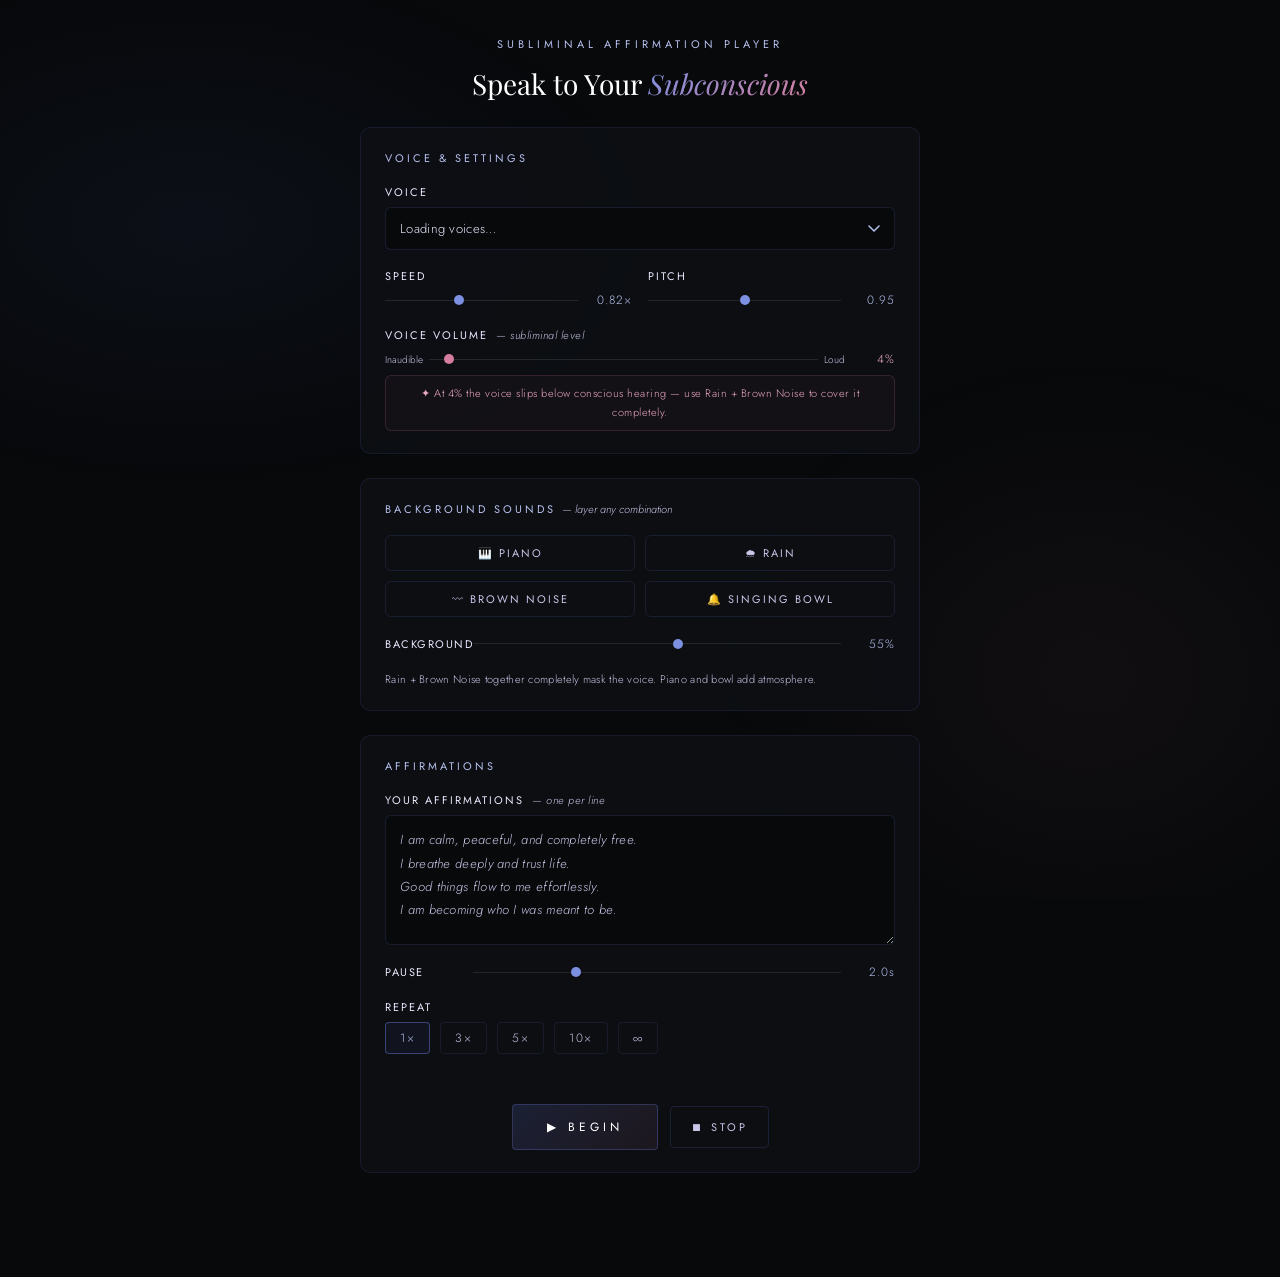
<file: index2.html>
<!DOCTYPE html>
<html lang="en">
<head>
  <meta charset="UTF-8"/>
  <meta name="viewport" content="width=device-width, initial-scale=1.0"/>
  <title>Subliminal Affirmation Player</title>
  <link href="https://fonts.googleapis.com/css2?family=Playfair+Display:ital,wght@0,300;0,400;1,300&family=Jost:wght@200;300;400&display=swap" rel="stylesheet">
  <style>
    *, *::before, *::after { box-sizing: border-box; margin: 0; padding: 0; }
    :root {
      --bg:#07090b; --surface:#0d1014; --indigo:#7c8fe0; --indigo-dim:#b8c2f0;
      --rose:#d47d9e; --rose-dim:#f0aac8; --text:#ffffff;
      --text-dim:#ede8ff; --text-faint:#ccc5e8; --border:rgba(92,107,192,0.14);
    }
    body { background:var(--bg); color:var(--text); font-family:'Jost',sans-serif;
      font-weight:300; min-height:100vh; display:flex; flex-direction:column;
      align-items:center; padding:36px 20px 60px; }
    body::before { content:''; position:fixed; inset:0; pointer-events:none; z-index:0;
      background:
        radial-gradient(ellipse 55% 45% at 15% 25%,rgba(92,107,192,.07) 0%,transparent 65%),
        radial-gradient(ellipse 45% 55% at 85% 75%,rgba(192,107,138,.06) 0%,transparent 65%); }
    .stars{position:fixed;inset:0;z-index:0;pointer-events:none;overflow:hidden}
    .star{position:absolute;border-radius:50%;background:white;animation:twinkle var(--dur) ease-in-out infinite;opacity:0}
    @keyframes twinkle{0%,100%{opacity:0}50%{opacity:var(--brightness)}}
    .container{position:relative;z-index:1;width:100%;max-width:560px;display:flex;flex-direction:column;gap:24px}
    .header{text-align:center}
    .eyebrow{font-size:11px;letter-spacing:4px;text-transform:uppercase;color:var(--indigo-dim);margin-bottom:12px;font-weight:400}
    .header h1{font-family:'Playfair Display',serif;font-weight:300;font-size:clamp(20px,5vw,28px);line-height:1.4}
    .header h1 em{font-style:italic;background:linear-gradient(135deg,var(--indigo),var(--rose));
      -webkit-background-clip:text;-webkit-text-fill-color:transparent;background-clip:text}
    .panel{background:rgba(13,16,20,.85);border:1px solid var(--border);border-radius:10px;
      padding:22px 24px;display:flex;flex-direction:column;gap:18px}
    .panel-title{font-size:11px;letter-spacing:3px;text-transform:uppercase;color:var(--indigo-dim);font-weight:400}
    .field{display:flex;flex-direction:column;gap:7px}
    .field-label{font-size:11px;letter-spacing:2px;text-transform:uppercase;color:var(--text-dim);
      font-weight:400;display:flex;align-items:center;gap:8px}
    .opt{font-size:11px;color:var(--text-faint);letter-spacing:.5px;text-transform:none;font-style:italic;font-weight:300}
    .field-hint{font-size:11px;color:var(--text-faint);letter-spacing:.3px;line-height:1.6}
    select,textarea{background:rgba(7,9,11,.8);border:1px solid rgba(92,107,192,.2);
      border-radius:6px;color:var(--text-dim);font-family:'Jost',sans-serif;font-size:13px;
      font-weight:300;letter-spacing:.3px;outline:none;transition:border-color .3s}
    select:focus,textarea:focus{border-color:rgba(92,107,192,.4)}
    select{padding:11px 38px 11px 14px;cursor:pointer;appearance:none;
      background-image:url("data:image/svg+xml,%3Csvg xmlns='http://www.w3.org/2000/svg' width='12' height='8' viewBox='0 0 12 8'%3E%3Cpath d='M1 1l5 5 5-5' stroke='%23b8c2f0' stroke-width='1.5' fill='none' stroke-linecap='round'/%3E%3C/svg%3E");
      background-repeat:no-repeat;background-position:right 14px center}
    select option{background:#0d1014}
    textarea{line-height:1.8;padding:12px 14px;resize:vertical;min-height:130px}
    textarea::placeholder{color:var(--text-faint);font-style:italic}
    .vol-row{display:flex;align-items:center;gap:10px}
    .vol-label{font-size:11px;letter-spacing:1.5px;text-transform:uppercase;color:var(--text-dim);
      width:78px;flex-shrink:0;font-weight:400}
    .vol-val{font-size:12px;color:var(--indigo-dim);letter-spacing:1px;width:44px;text-align:right;flex-shrink:0}
    input[type=range]{-webkit-appearance:none;flex:1;height:1px;background:rgba(255,255,255,.1);outline:none;cursor:pointer}
    input[type=range]::-webkit-slider-thumb{-webkit-appearance:none;width:10px;height:10px;
      border-radius:50%;background:var(--indigo);cursor:pointer}
    input.rose-range::-webkit-slider-thumb{background:var(--rose)}
    .tune-row{display:grid;grid-template-columns:1fr 1fr;gap:16px}
    .repeat-row{display:flex;align-items:center;gap:10px;flex-wrap:wrap}
    .repeat-opt{font-size:12px;letter-spacing:1.5px;color:var(--text-faint);cursor:pointer;
      padding:6px 14px;border-radius:4px;border:1px solid rgba(92,107,192,.15);
      transition:all .25s;user-select:none}
    .repeat-opt:hover{border-color:rgba(92,107,192,.4);color:var(--text-dim)}
    .repeat-opt.chosen{border-color:rgba(92,107,192,.55);color:var(--indigo-dim);background:rgba(92,107,192,.08)}
    .sound-grid{display:grid;grid-template-columns:1fr 1fr;gap:10px}
    .sound-btn{background:none;border:1px solid rgba(92,107,192,.18);border-radius:6px;
      color:var(--text-faint);font-family:'Jost',sans-serif;font-size:11px;font-weight:400;
      letter-spacing:2px;text-transform:uppercase;padding:9px 10px;cursor:pointer;
      transition:all .25s;text-align:center}
    .sound-btn:hover{border-color:rgba(92,107,192,.4);color:var(--text-dim)}
    .sound-btn.on{border-color:rgba(92,107,192,.55);color:var(--indigo-dim);
      background:rgba(92,107,192,.08);box-shadow:0 0 12px rgba(92,107,192,.1)}
    .sound-btn.rose-on{border-color:rgba(192,107,138,.55)!important;color:var(--rose-dim)!important;
      background:rgba(192,107,138,.07)!important;box-shadow:0 0 12px rgba(192,107,138,.08)!important}
    .action-row{display:flex;gap:12px;align-items:center;justify-content:center;flex-wrap:wrap}
    .play-btn{background:linear-gradient(135deg,rgba(92,107,192,.2),rgba(192,107,138,.1));
      border:1px solid rgba(92,107,192,.35);color:var(--text);font-family:'Jost',sans-serif;
      font-size:12px;font-weight:400;letter-spacing:4px;text-transform:uppercase;
      padding:13px 34px;border-radius:4px;cursor:pointer;transition:all .4s}
    .play-btn:hover{border-color:rgba(92,107,192,.65);
      background:linear-gradient(135deg,rgba(92,107,192,.3),rgba(192,107,138,.15));
      box-shadow:0 0 20px rgba(92,107,192,.12)}
    .play-btn.active{border-color:rgba(192,107,138,.55);
      background:linear-gradient(135deg,rgba(192,107,138,.15),rgba(92,107,192,.1));
      color:var(--rose-dim)}
    .stop-btn{background:none;border:1px solid rgba(92,107,192,.2);color:var(--text-faint);
      font-family:'Jost',sans-serif;font-size:11px;font-weight:400;letter-spacing:3px;
      text-transform:uppercase;padding:12px 20px;border-radius:4px;cursor:pointer;transition:all .3s}
    .stop-btn:hover{border-color:rgba(192,107,138,.4);color:var(--rose-dim)}
    .now-playing{display:none;flex-direction:column;gap:10px;padding:16px;
      background:rgba(92,107,192,.06);border:1px solid rgba(92,107,192,.15);border-radius:8px}
    .now-playing.visible{display:flex}
    .np-label{font-size:10px;letter-spacing:3px;text-transform:uppercase;color:var(--indigo-dim)}
    .np-text{font-family:'Playfair Display',serif;font-style:italic;font-weight:300;
      font-size:clamp(15px,2.8vw,18px);color:var(--text);line-height:1.6}
    .np-meta{display:flex;justify-content:space-between}
    .np-counter{font-size:11px;letter-spacing:2px;color:var(--text-faint)}
    .np-loop{font-size:11px;letter-spacing:2px;color:var(--rose-dim)}
    .progress-bar-wrap{width:100%;height:1px;background:rgba(255,255,255,.06)}
    .progress-bar-fill{height:100%;
      background:linear-gradient(90deg,var(--indigo-dim),var(--indigo),var(--rose));
      width:0%;transition:width .4s linear}
    .wave-row{display:flex;align-items:center;justify-content:center;gap:10px;
      opacity:0;transition:opacity .5s;min-height:20px}
    .wave-row.visible{opacity:1}
    .sub-wave{display:flex;align-items:center;gap:3px;height:16px}
    .sub-bar{width:2px;border-radius:1px;
      background:linear-gradient(180deg,var(--indigo),var(--rose));
      animation:wave-anim 1.2s ease-in-out infinite}
    .sub-bar:nth-child(1){height:4px;animation-delay:0s}
    .sub-bar:nth-child(2){height:9px;animation-delay:.15s}
    .sub-bar:nth-child(3){height:13px;animation-delay:.3s}
    .sub-bar:nth-child(4){height:9px;animation-delay:.45s}
    .sub-bar:nth-child(5){height:4px;animation-delay:.6s}
    @keyframes wave-anim{0%,100%{transform:scaleY(.4);opacity:.4}50%{transform:scaleY(1);opacity:1}}
    .wave-label{font-size:11px;letter-spacing:2px;text-transform:uppercase;color:var(--indigo-dim)}
    .err-msg{font-size:12px;letter-spacing:1px;color:var(--rose-dim);text-align:center;min-height:14px}
    .subliminal-note{font-size:11px;color:var(--rose-dim);letter-spacing:.5px;text-align:center;
      line-height:1.7;padding:8px 14px;border:1px solid rgba(192,107,138,.2);
      border-radius:6px;background:rgba(192,107,138,.04)}
  </style>
</head>
<body>
<div class="stars" id="starsContainer"></div>
<div class="container">

  <div class="header">
    <div class="eyebrow">Subliminal Affirmation Player</div>
    <h1>Speak to Your <em>Subconscious</em></h1>
  </div>

  <!-- 1. Voice & Settings -->
  <div class="panel">
    <div class="panel-title">Voice &amp; Settings</div>

    <div class="field">
      <div class="field-label">Voice</div>
      <select id="voiceSelect"><option value="">Loading voices…</option></select>
    </div>

    <div class="tune-row">
      <div class="field">
        <div class="field-label">Speed</div>
        <div class="vol-row">
          <input type="range" id="rateSlider" min="0.5" max="1.3" step="0.05" value="0.82">
          <span class="vol-val" id="rateVal">0.82×</span>
        </div>
      </div>
      <div class="field">
        <div class="field-label">Pitch</div>
        <div class="vol-row">
          <input type="range" id="pitchSlider" min="0.7" max="1.2" step="0.05" value="0.95">
          <span class="vol-val" id="pitchVal">0.95</span>
        </div>
      </div>
    </div>

    <div class="field">
      <div class="field-label">Voice Volume <span class="opt">— subliminal level</span></div>
      <div class="vol-row" style="gap:6px">
        <span style="font-size:10px;color:var(--text-faint);flex-shrink:0">Inaudible</span>
        <input type="range" id="voiceVolSlider" class="rose-range" min="0" max="1" step="0.01" value="0.04">
        <span style="font-size:10px;color:var(--text-faint);flex-shrink:0">Loud</span>
        <span class="vol-val" id="voiceVolVal" style="color:var(--rose-dim)">4%</span>
      </div>
      <div class="subliminal-note" id="volNote">
        ✦ At 4% the voice slips below conscious hearing — use Rain + Brown Noise to cover it completely.
      </div>
    </div>
  </div>

  <!-- 2. Background Sounds -->
  <div class="panel">
    <div class="panel-title">Background Sounds
      <span class="opt" style="font-size:11px;text-transform:none;letter-spacing:0">— layer any combination</span>
    </div>
    <div class="sound-grid">
      <button class="sound-btn" id="pianoBtn" onclick="toggleLayer('piano')">🎹 Piano</button>
      <button class="sound-btn" id="rainBtn"  onclick="toggleLayer('rain')">🌧 Rain</button>
      <button class="sound-btn" id="noiseBtn" onclick="toggleLayer('noise')">〰 Brown Noise</button>
      <button class="sound-btn" id="bowlBtn"  onclick="toggleLayer('bowl')">🔔 Singing Bowl</button>
    </div>
    <div class="vol-row">
      <span class="vol-label">Background</span>
      <input type="range" id="bgVolSlider" min="0" max="1" step="0.02" value="0.55"
             oninput="setBgVolume(this.value)">
      <span class="vol-val" id="bgVolVal">55%</span>
    </div>
    <div class="field-hint">Rain + Brown Noise together completely mask the voice. Piano and bowl add atmosphere.</div>
  </div>

  <!-- 3. Affirmations -->
  <div class="panel">
    <div class="panel-title">Affirmations</div>

    <div class="field">
      <div class="field-label">Your affirmations <span class="opt">— one per line</span></div>
      <textarea id="affirmationsBox"
        placeholder="I am calm, peaceful, and completely free.&#10;I breathe deeply and trust life.&#10;Good things flow to me effortlessly.&#10;I am becoming who I was meant to be."></textarea>
    </div>

    <div class="vol-row">
      <span class="vol-label">Pause</span>
      <input type="range" id="pauseSlider" min="0.5" max="6" step="0.5" value="2"
             oninput="document.getElementById('pauseVal').textContent=parseFloat(this.value).toFixed(1)+'s'">
      <span class="vol-val" id="pauseVal">2.0s</span>
    </div>

    <div class="field">
      <div class="field-label">Repeat</div>
      <div class="repeat-row" id="repeatRow">
        <div class="repeat-opt chosen" data-val="1">1×</div>
        <div class="repeat-opt" data-val="3">3×</div>
        <div class="repeat-opt" data-val="5">5×</div>
        <div class="repeat-opt" data-val="10">10×</div>
        <div class="repeat-opt" data-val="0">∞</div>
      </div>
    </div>

    <div class="err-msg" id="errMsg"></div>
    <div class="action-row">
      <button class="play-btn" id="playBtn" onclick="togglePlay()">▶ Begin</button>
      <button class="stop-btn" onclick="stopAll()">⏹ Stop</button>
    </div>
  </div>

  <!-- Now Playing -->
  <div class="now-playing" id="nowPlaying">
    <div class="np-label">Now Speaking</div>
    <div class="np-text" id="npText"></div>
    <div class="progress-bar-wrap"><div class="progress-bar-fill" id="progressFill"></div></div>
    <div class="np-meta">
      <div class="np-counter" id="npCounter"></div>
      <div class="np-loop"    id="npLoop"></div>
    </div>
  </div>

  <div class="wave-row" id="waveRow">
    <div class="sub-wave">
      <div class="sub-bar"></div><div class="sub-bar"></div><div class="sub-bar"></div>
      <div class="sub-bar"></div><div class="sub-bar"></div>
    </div>
    <span class="wave-label">Subliminal</span>
    <div class="sub-wave">
      <div class="sub-bar"></div><div class="sub-bar"></div><div class="sub-bar"></div>
      <div class="sub-bar"></div><div class="sub-bar"></div>
    </div>
  </div>

</div><!-- /container -->

<script>
// ── Stars ────────────────────────────────────────────────────────────────
(function(){
  const c = document.getElementById('starsContainer');
  for(let i=0;i<100;i++){
    const s = document.createElement('div'); s.className='star';
    const sz = Math.random()*1.5+0.5;
    s.style.cssText = `left:${Math.random()*100}%;top:${Math.random()*100}%;` +
      `width:${sz}px;height:${sz}px;--dur:${3+Math.random()*6}s;` +
      `--brightness:${.1+Math.random()*.45};animation-delay:${Math.random()*8}s;`;
    c.appendChild(s);
  }
})();

// ── Audio context & shared background bus ───────────────────────────────
let audioCtx = null, bgGain = null;

function initAudio(){
  if (audioCtx) return;
  audioCtx = new (window.AudioContext || window.webkitAudioContext)();
  bgGain   = audioCtx.createGain();
  bgGain.gain.value = parseFloat(document.getElementById('bgVolSlider').value);
  bgGain.connect(audioCtx.destination);
}
function resumeCtx(){ if(audioCtx && audioCtx.state==='suspended') audioCtx.resume(); }
function setBgVolume(v){
  if(bgGain) bgGain.gain.value = parseFloat(v);
  document.getElementById('bgVolVal').textContent = Math.round(v*100)+'%';
}

// ── Sound layer registry ─────────────────────────────────────────────────
const layers = {
  piano:{on:false,stop:null},
  rain: {on:false,stop:null},
  noise:{on:false,stop:null},
  bowl: {on:false,stop:null}
};

function toggleLayer(name){
  initAudio(); resumeCtx();
  const L = layers[name];
  if(L.on){
    if(L.stop){ L.stop(); L.stop=null; }
    L.on = false;
  } else {
    L.stop = starters[name]();
    L.on = true;
  }
  updateSoundBtns();
}

function updateSoundBtns(){
  const roseSet = new Set(['rain','noise']);
  ['piano','rain','noise','bowl'].forEach(n => {
    const b = document.getElementById(n+'Btn');
    b.classList.toggle('on',      layers[n].on);
    b.classList.toggle('rose-on', layers[n].on && roseSet.has(n));
  });
}

// ── Piano ────────────────────────────────────────────────────────────────
const PIANO_NOTES = [261.63,329.63,392.00,329.63,293.66,349.23,392.00,440.00];

function startPiano(){
  let ni=0, t=null;
  function tick(){
    const f = PIANO_NOTES[ni % PIANO_NOTES.length];
    pTone(f, 1.8);
    if(ni%3===0) pTone(f*1.5, 1.4, 0.1);
    ni++;
    t = setTimeout(tick, 1200);
  }
  function pTone(f, dur, delay=0){
    const o=audioCtx.createOscillator(), g=audioCtx.createGain();
    o.connect(g); g.connect(bgGain);
    o.type='sine'; o.frequency.value=f;
    const t0 = audioCtx.currentTime+delay;
    g.gain.setValueAtTime(0,t0);
    g.gain.linearRampToValueAtTime(0.55, t0+0.05);
    g.gain.exponentialRampToValueAtTime(0.001, t0+dur);
    o.start(t0); o.stop(t0+dur+0.1);
  }
  tick();
  return () => { clearTimeout(t); };
}

// ── Brown Noise ──────────────────────────────────────────────────────────
function startBrownNoise(){
  const sz  = 4096;
  const buf = audioCtx.createScriptProcessor(sz, 1, 1);
  let last  = 0;
  buf.onaudioprocess = e => {
    const out = e.outputBuffer.getChannelData(0);
    for(let i=0;i<sz;i++){
      const w = Math.random()*2-1;
      last = (last + 0.02*w) / 1.02;
      out[i] = last * 3.5;
    }
  };
  const g = audioCtx.createGain(); g.gain.value = 0.9;
  buf.connect(g); g.connect(bgGain);
  return () => { try{ buf.disconnect(); g.disconnect(); }catch(e){} };
}

// ── Rain ─────────────────────────────────────────────────────────────────
function startRain(){
  const sz  = 2048;
  const src = audioCtx.createScriptProcessor(sz, 1, 1);
  src.onaudioprocess = e => {
    const out = e.outputBuffer.getChannelData(0);
    for(let i=0;i<sz;i++) out[i] = Math.random()*2-1;
  };
  const lp = audioCtx.createBiquadFilter(); lp.type='lowpass';  lp.frequency.value=1600;
  const hp = audioCtx.createBiquadFilter(); hp.type='highpass'; hp.frequency.value=280;
  const g  = audioCtx.createGain(); g.gain.value = 0.75;
  src.connect(hp); hp.connect(lp); lp.connect(g); g.connect(bgGain);
  return () => { try{ src.disconnect();hp.disconnect();lp.disconnect();g.disconnect(); }catch(e){} };
}

// ── Singing Bowl ─────────────────────────────────────────────────────────
function startBowl(){
  let t = null;
  function ring(){
    [432, 540, 648].forEach((f,i) => {
      const o=audioCtx.createOscillator(), g=audioCtx.createGain();
      o.connect(g); g.connect(bgGain);
      o.type='sine'; o.frequency.value=f;
      const t0 = audioCtx.currentTime + i*0.04;
      g.gain.setValueAtTime(0, t0);
      g.gain.linearRampToValueAtTime(0.18/(i+1), t0+0.08);
      g.gain.exponentialRampToValueAtTime(0.0001, t0+5);
      o.start(t0); o.stop(t0+5.2);
    });
    t = setTimeout(ring, 7000);
  }
  ring();
  return () => { clearTimeout(t); };
}

const starters = { piano:startPiano, rain:startRain, noise:startBrownNoise, bowl:startBowl };

// ── Slider displays ──────────────────────────────────────────────────────
document.getElementById('rateSlider').addEventListener('input', function(){
  document.getElementById('rateVal').textContent = parseFloat(this.value).toFixed(2)+'×';
});
document.getElementById('pitchSlider').addEventListener('input', function(){
  document.getElementById('pitchVal').textContent = parseFloat(this.value).toFixed(2);
});
document.getElementById('voiceVolSlider').addEventListener('input', function(){
  const p = Math.round(this.value*100);
  document.getElementById('voiceVolVal').textContent = p+'%';
  const n = document.getElementById('volNote');
  if(p<=5)       n.textContent='✦ At '+p+'% the voice slips below conscious hearing — use Rain + Brown Noise to cover it completely.';
  else if(p<=15) n.textContent='✦ Very quiet — barely perceptible under background noise.';
  else if(p<=35) n.textContent='✦ Soft — audible in a quiet room, partially masked by background sounds.';
  else           n.textContent='✦ Audible — the voice will be clearly heard above the background.';
});

// ── Repeat picker ────────────────────────────────────────────────────────
let repeatCount = 1; // 0 = infinite
document.getElementById('repeatRow').addEventListener('click', e => {
  if(!e.target.classList.contains('repeat-opt')) return;
  document.querySelectorAll('.repeat-opt').forEach(o => o.classList.remove('chosen'));
  e.target.classList.add('chosen');
  repeatCount = parseInt(e.target.dataset.val);
});

// ── Voices ───────────────────────────────────────────────────────────────
const PRIORITY = [
  'Microsoft Guy Online (Natural)', 'Microsoft Andrew Online (Natural)',
  'Microsoft Christopher Online (Natural)', 'Microsoft David', 'Microsoft Mark',
  'Google US English', 'Google UK English Male'
];
function scoreVoice(v){
  let s=0; const n=v.name.toLowerCase();
  PRIORITY.forEach((p,i) => { if(v.name.includes(p)) s+=300-i*30; });
  if(/neural|natural|enhanced/.test(n)) s+=8;
  if(n.includes('microsoft'))           s+=3;
  if(n.includes('male'))                s+=5;
  return s;
}
let allVoices = [];
function populateVoices(){
  const raw = window.speechSynthesis.getVoices();
  if(!raw.length) return;
  allVoices = raw.filter(v => v.lang.startsWith('en'))
                 .sort((a,b) => scoreVoice(b)-scoreVoice(a));
  const sel = document.getElementById('voiceSelect');
  sel.innerHTML = '';
  allVoices.forEach((v,i) => {
    const o = document.createElement('option');
    o.value = i;
    o.textContent = v.name + (PRIORITY.some(p => v.name.includes(p)) ? '  ★' : '');
    sel.appendChild(o);
  });
}
speechSynthesis.onvoiceschanged = populateVoices;
populateVoices();

// ── Playback ─────────────────────────────────────────────────────────────
let isPlaying = false, shouldStop = false, currentLine = 0, currentLoop = 0;

function getLines(){
  return document.getElementById('affirmationsBox').value
    .split('\n').map(l => l.trim()).filter(Boolean);
}
function getVoice(){
  const i = parseInt(document.getElementById('voiceSelect').value);
  return allVoices[i] || null;
}

function showNP(text, li, total, loop, loops){
  document.getElementById('nowPlaying').classList.add('visible');
  document.getElementById('npText').textContent    = text;
  document.getElementById('progressFill').style.width = ((li+1)/total*100)+'%';
  document.getElementById('npCounter').textContent = (li+1)+' of '+total;
  const inf = loops===0;
  document.getElementById('npLoop').textContent =
    (loops===1 && !inf) ? '' :
    (inf ? 'Loop '+(loop+1)+' of ∞' : 'Loop '+(loop+1)+' of '+loops);
  document.getElementById('waveRow').classList.add('visible');
}

function speakLine(text, voice){
  return new Promise(resolve => {
    const u = new SpeechSynthesisUtterance(text);
    u.voice  = voice;
    u.rate   = parseFloat(document.getElementById('rateSlider').value);
    u.pitch  = parseFloat(document.getElementById('pitchSlider').value);
    u.volume = parseFloat(document.getElementById('voiceVolSlider').value);
    u.onend  = resolve;
    u.onerror = resolve;
    window.speechSynthesis.speak(u);
  });
}
function sleep(ms){ return new Promise(r => setTimeout(r, ms)); }

async function runPlayback(){
  const lines = getLines();
  if(!lines.length){
    document.getElementById('errMsg').textContent = 'Type at least one affirmation above.';
    stopAll(); return;
  }
  const voice = getVoice();
  if(!voice){
    document.getElementById('errMsg').textContent = 'No voice selected.';
    stopAll(); return;
  }
  document.getElementById('errMsg').textContent = '';
  const pauseMs = parseFloat(document.getElementById('pauseSlider').value)*1000;
  const loops   = repeatCount;
  let loop      = currentLoop;

  while(!shouldStop && (loops===0 || loop<loops)){
    for(let li=currentLine; li<lines.length; li++){
      if(shouldStop) break;
      currentLine=li; currentLoop=loop;
      showNP(lines[li], li, lines.length, loop, loops);
      await speakLine(lines[li], voice);
      if(shouldStop) break;
      if(li < lines.length-1) await sleep(pauseMs);
    }
    currentLine=0; loop++;
    if(!shouldStop && (loops===0 || loop<loops)) await sleep(pauseMs);
  }

  if(!shouldStop){
    document.getElementById('npText').textContent    = 'Session complete.';
    document.getElementById('npCounter').textContent = '✦ All done';
    document.getElementById('npLoop').textContent    = '';
    document.getElementById('progressFill').style.width = '100%';
    document.getElementById('waveRow').classList.remove('visible');
  }
  setIdle(); isPlaying=false; currentLine=0; currentLoop=0;
}

function togglePlay(){
  if(isPlaying){
    window.speechSynthesis.pause();
    setIdle(); isPlaying=false;
  } else {
    if(!allVoices.length){
      document.getElementById('errMsg').textContent='Voices not loaded yet.'; return;
    }
    shouldStop=false; isPlaying=true; setActive();
    initAudio(); resumeCtx();
    runPlayback();
  }
}

function stopAll(){
  shouldStop=true; isPlaying=false; currentLine=0; currentLoop=0;
  window.speechSynthesis.cancel();
  document.getElementById('nowPlaying').classList.remove('visible');
  document.getElementById('waveRow').classList.remove('visible');
  document.getElementById('progressFill').style.width='0%';
  setIdle();
}

function setActive(){
  const b=document.getElementById('playBtn');
  b.textContent='⏸ Pause'; b.classList.add('active');
}
function setIdle(){
  const b=document.getElementById('playBtn');
  b.textContent='▶ Begin'; b.classList.remove('active');
}
</script>
</body>
</html>
</file>
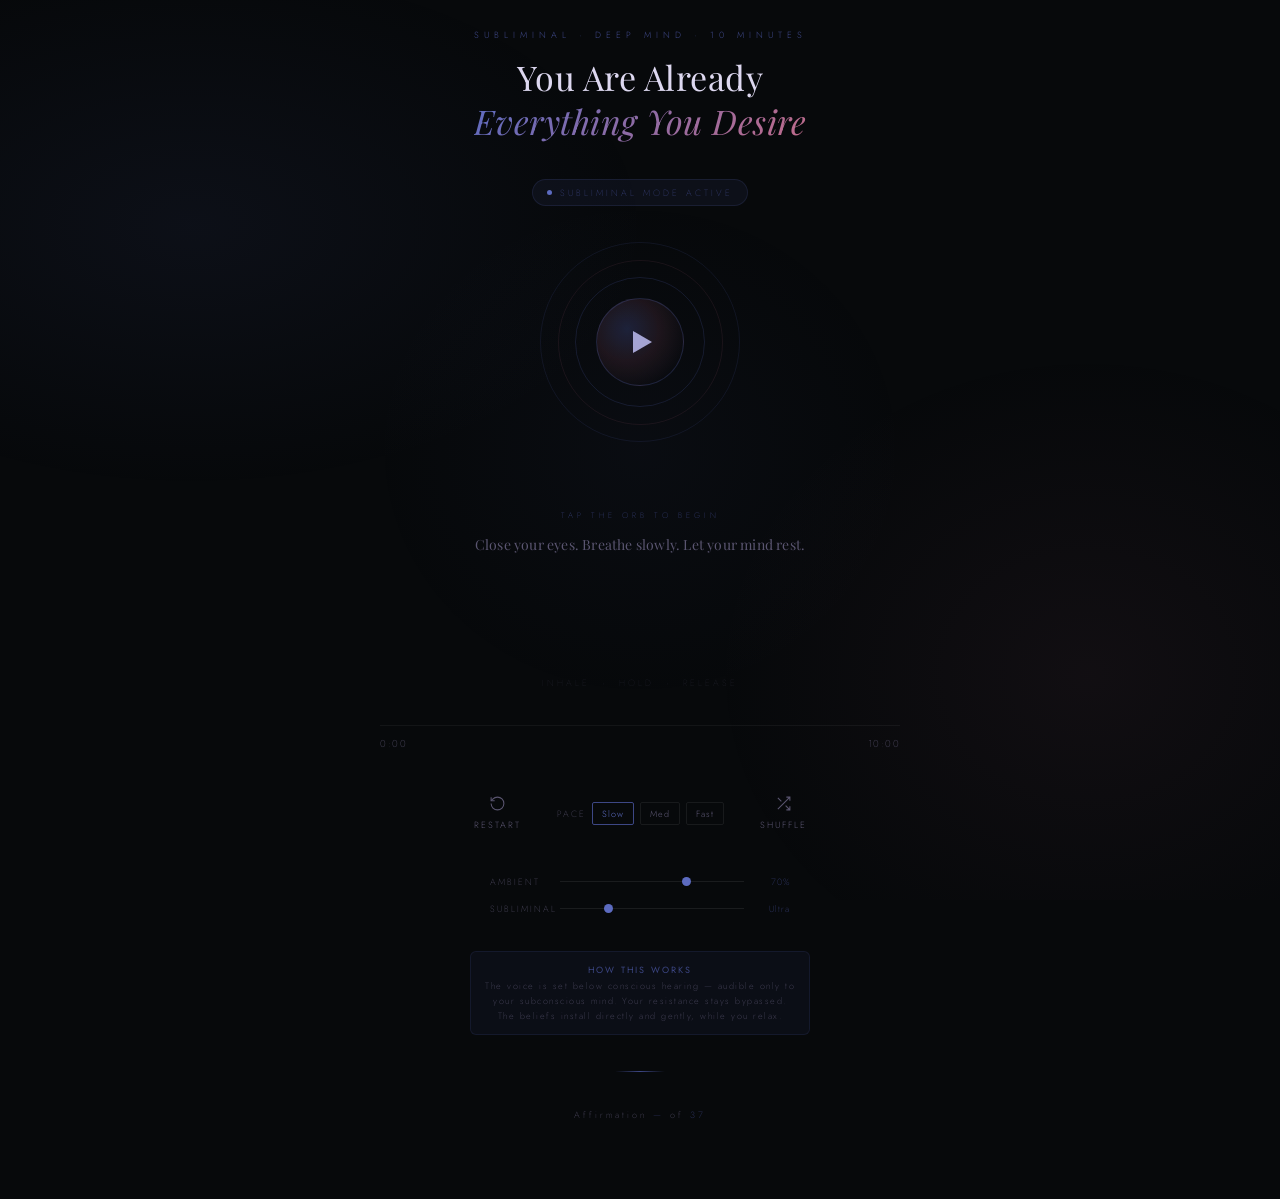
<file: pritam_subliminal.html>
<!DOCTYPE html>
<html lang="en">
<head>
<meta charset="UTF-8">
<meta name="viewport" content="width=device-width, initial-scale=1.0">
<title>Pritam · Subliminal Affirmations</title>
<link href="https://fonts.googleapis.com/css2?family=Playfair+Display:ital,wght@0,300;0,400;1,300&family=Jost:wght@200;300;400&display=swap" rel="stylesheet">
<style>
  *, *::before, *::after { box-sizing: border-box; margin: 0; padding: 0; }

  :root {
    --bg: #07090b;
    --surface: #0d1014;
    --indigo: #5c6bc0;
    --indigo-dim: #3d4785;
    --rose: #c06b8a;
    --rose-dim: #7a4459;
    --text: #ddd8f0;
    --text-dim: #5a5570;
    --text-faint: #2e2a40;
    --glow: rgba(92, 107, 192, 0.12);
  }

  body {
    background: var(--bg);
    color: var(--text);
    font-family: 'Jost', sans-serif;
    font-weight: 200;
    min-height: 100vh;
    display: flex;
    flex-direction: column;
    align-items: center;
    justify-content: center;
    padding: 28px 20px;
    overflow-x: hidden;
  }

  /* Starfield background */
  .stars {
    position: fixed;
    inset: 0;
    z-index: 0;
    pointer-events: none;
    overflow: hidden;
  }
  .star {
    position: absolute;
    border-radius: 50%;
    background: white;
    animation: twinkle var(--dur) ease-in-out infinite;
    opacity: 0;
  }
  @keyframes twinkle {
    0%, 100% { opacity: 0; }
    50% { opacity: var(--brightness); }
  }

  /* Deep glow background */
  body::before {
    content: '';
    position: fixed;
    inset: 0;
    background:
      radial-gradient(ellipse 55% 45% at 15% 25%, rgba(92,107,192,0.07) 0%, transparent 65%),
      radial-gradient(ellipse 45% 55% at 85% 75%, rgba(192,107,138,0.06) 0%, transparent 65%),
      radial-gradient(ellipse 30% 40% at 50% 50%, rgba(92,107,192,0.04) 0%, transparent 70%);
    pointer-events: none;
    z-index: 0;
  }

  .container {
    position: relative;
    z-index: 1;
    width: 100%;
    max-width: 520px;
    display: flex;
    flex-direction: column;
    align-items: center;
    gap: 36px;
  }

  /* Header */
  .header {
    text-align: center;
  }

  .eyebrow {
    font-family: 'Jost', sans-serif;
    font-weight: 300;
    font-size: 9px;
    letter-spacing: 5px;
    text-transform: uppercase;
    color: var(--indigo-dim);
    margin-bottom: 14px;
  }

  .header h1 {
    font-family: 'Playfair Display', serif;
    font-weight: 300;
    font-size: clamp(24px, 5vw, 34px);
    color: var(--text);
    line-height: 1.3;
    letter-spacing: 0.5px;
  }

  .header h1 em {
    font-style: italic;
    background: linear-gradient(135deg, var(--indigo), var(--rose));
    -webkit-background-clip: text;
    -webkit-text-fill-color: transparent;
    background-clip: text;
  }

  /* Subliminal badge */
  .subliminal-badge {
    display: flex;
    align-items: center;
    gap: 8px;
    background: rgba(92,107,192,0.08);
    border: 1px solid rgba(92,107,192,0.15);
    border-radius: 20px;
    padding: 6px 14px;
    font-size: 9px;
    letter-spacing: 3px;
    text-transform: uppercase;
    color: var(--indigo-dim);
  }

  .subliminal-dot {
    width: 5px;
    height: 5px;
    border-radius: 50%;
    background: var(--indigo);
    animation: dot-pulse 2s ease-in-out infinite;
  }

  @keyframes dot-pulse {
    0%, 100% { opacity: 0.3; transform: scale(1); }
    50% { opacity: 1; transform: scale(1.3); }
  }

  /* Orb */
  .orb-wrap {
    position: relative;
    width: 200px;
    height: 200px;
    display: flex;
    align-items: center;
    justify-content: center;
  }

  .orb-ring {
    position: absolute;
    border-radius: 50%;
    border: 1px solid rgba(92,107,192,0.12);
    animation: ring-pulse 5s ease-in-out infinite;
  }
  .orb-ring:nth-child(1) { width: 200px; height: 200px; animation-delay: 0s; }
  .orb-ring:nth-child(2) { width: 165px; height: 165px; animation-delay: 1s; border-color: rgba(192,107,138,0.1); }
  .orb-ring:nth-child(3) { width: 130px; height: 130px; animation-delay: 2s; border-color: rgba(92,107,192,0.18); }

  @keyframes ring-pulse {
    0%, 100% { transform: scale(1); opacity: 0.5; }
    50% { transform: scale(1.03); opacity: 1; }
  }

  .orb-core {
    width: 88px;
    height: 88px;
    border-radius: 50%;
    background: radial-gradient(circle at 35% 35%,
      rgba(92,107,192,0.25),
      rgba(192,107,138,0.12),
      transparent 80%
    );
    border: 1px solid rgba(92,107,192,0.25);
    display: flex;
    align-items: center;
    justify-content: center;
    cursor: pointer;
    transition: all 0.5s ease;
    position: relative;
    z-index: 2;
    user-select: none;
  }

  .orb-core:hover {
    border-color: rgba(92,107,192,0.5);
    box-shadow: 0 0 30px rgba(92,107,192,0.15);
  }

  .orb-core.playing {
    animation: orb-breathe 5s ease-in-out infinite;
    border-color: rgba(92,107,192,0.4);
  }

  @keyframes orb-breathe {
    0%, 100% { transform: scale(1); box-shadow: 0 0 20px rgba(92,107,192,0.1); }
    50% { transform: scale(1.07); box-shadow: 0 0 50px rgba(92,107,192,0.25), 0 0 80px rgba(192,107,138,0.1); }
  }

  .play-icon {
    width: 0;
    height: 0;
    border-style: solid;
    border-width: 11px 0 11px 19px;
    border-color: transparent transparent transparent rgba(200,200,255,0.8);
    margin-left: 5px;
  }

  .pause-icon { display: flex; gap: 6px; }
  .pause-bar { width: 4px; height: 20px; background: rgba(200,200,255,0.8); border-radius: 2px; }

  /* Affirmation */
  .affirmation-display {
    text-align: center;
    min-height: 110px;
    display: flex;
    flex-direction: column;
    align-items: center;
    justify-content: center;
    gap: 12px;
    padding: 0 12px;
  }

  .affirmation-text {
    font-family: 'Playfair Display', serif;
    font-size: clamp(17px, 3.2vw, 22px);
    font-weight: 300;
    font-style: italic;
    color: var(--text);
    line-height: 1.7;
    opacity: 0;
    transform: translateY(8px);
    transition: opacity 1.4s ease, transform 1.4s ease;
    letter-spacing: 0.2px;
  }

  .affirmation-text.visible { opacity: 1; transform: translateY(0); }

  .affirmation-cat {
    font-size: 8px;
    letter-spacing: 4px;
    text-transform: uppercase;
    color: var(--indigo-dim);
    opacity: 0;
    transition: opacity 1s ease 0.4s;
  }
  .affirmation-cat.visible { opacity: 1; }

  /* Subliminal indicator */
  .subliminal-indicator {
    display: flex;
    align-items: center;
    gap: 10px;
    opacity: 0;
    transition: opacity 0.5s;
  }
  .subliminal-indicator.visible { opacity: 1; }

  .sub-wave {
    display: flex;
    align-items: center;
    gap: 2px;
    height: 16px;
  }

  .sub-bar {
    width: 2px;
    border-radius: 1px;
    background: linear-gradient(180deg, var(--indigo), var(--rose));
    animation: sub-wave-anim 1.2s ease-in-out infinite;
    transform-origin: bottom;
  }
  .sub-bar:nth-child(1) { height: 4px; animation-delay: 0s; }
  .sub-bar:nth-child(2) { height: 8px; animation-delay: 0.15s; }
  .sub-bar:nth-child(3) { height: 12px; animation-delay: 0.3s; }
  .sub-bar:nth-child(4) { height: 8px; animation-delay: 0.45s; }
  .sub-bar:nth-child(5) { height: 4px; animation-delay: 0.6s; }

  @keyframes sub-wave-anim {
    0%, 100% { transform: scaleY(0.4); opacity: 0.4; }
    50% { transform: scaleY(1); opacity: 1; }
  }

  .sub-label {
    font-size: 8px;
    letter-spacing: 3px;
    text-transform: uppercase;
    color: var(--indigo-dim);
  }

  /* Progress */
  .progress-section {
    width: 100%;
    display: flex;
    flex-direction: column;
    gap: 10px;
  }

  .progress-bar-wrap {
    width: 100%;
    height: 1px;
    background: rgba(255,255,255,0.05);
    position: relative;
    cursor: pointer;
  }

  .progress-bar-fill {
    height: 100%;
    background: linear-gradient(90deg, var(--indigo-dim), var(--indigo), var(--rose));
    width: 0%;
    transition: width 0.5s linear;
  }

  .progress-bar-wrap::after {
    content: '';
    position: absolute;
    top: -8px; left: 0; right: 0; height: 17px;
  }

  .time-row {
    display: flex;
    justify-content: space-between;
    font-size: 10px;
    color: var(--text-dim);
    letter-spacing: 1.5px;
  }

  /* Controls */
  .controls {
    display: flex;
    align-items: center;
    gap: 28px;
  }

  .ctrl-btn {
    background: none;
    border: none;
    cursor: pointer;
    color: var(--text-dim);
    font-size: 9px;
    letter-spacing: 2px;
    text-transform: uppercase;
    font-family: 'Jost', sans-serif;
    font-weight: 300;
    transition: color 0.3s;
    padding: 8px;
    display: flex;
    flex-direction: column;
    align-items: center;
    gap: 6px;
  }

  .ctrl-btn:hover { color: var(--indigo); }
  .ctrl-btn svg { width: 17px; height: 17px; }

  .speed-wrap { display: flex; align-items: center; gap: 6px; }
  .speed-label { font-size: 9px; letter-spacing: 2px; color: var(--text-dim); text-transform: uppercase; }

  .speed-btn {
    background: none;
    border: 1px solid rgba(255,255,255,0.07);
    color: var(--text-dim);
    font-family: 'Jost', sans-serif;
    font-size: 9px;
    padding: 4px 9px;
    cursor: pointer;
    border-radius: 2px;
    transition: all 0.3s;
    letter-spacing: 1px;
    font-weight: 300;
  }
  .speed-btn.active { border-color: var(--indigo-dim); color: var(--indigo); }

  /* Volume section */
  .volume-section {
    display: flex;
    flex-direction: column;
    gap: 14px;
    width: 100%;
    max-width: 300px;
  }

  .vol-row {
    display: flex;
    align-items: center;
    gap: 10px;
  }

  .vol-label {
    font-size: 9px;
    letter-spacing: 2px;
    text-transform: uppercase;
    color: var(--text-dim);
    width: 60px;
    flex-shrink: 0;
  }

  .vol-val {
    font-size: 9px;
    color: var(--indigo-dim);
    letter-spacing: 1px;
    width: 36px;
    text-align: right;
    flex-shrink: 0;
  }

  input[type=range] {
    -webkit-appearance: none;
    flex: 1;
    height: 1px;
    background: rgba(255,255,255,0.08);
    outline: none;
    cursor: pointer;
  }
  input[type=range]::-webkit-slider-thumb {
    -webkit-appearance: none;
    width: 9px;
    height: 9px;
    border-radius: 50%;
    background: var(--indigo);
    cursor: pointer;
  }

  /* Subliminal voice note */
  .sub-note {
    background: rgba(92,107,192,0.06);
    border: 1px solid rgba(92,107,192,0.12);
    border-radius: 6px;
    padding: 10px 14px;
    font-size: 9px;
    letter-spacing: 1.5px;
    color: var(--text-dim);
    text-align: center;
    line-height: 1.7;
    max-width: 340px;
  }

  .sub-note strong {
    color: var(--indigo-dim);
    letter-spacing: 2px;
    text-transform: uppercase;
    font-weight: 400;
  }

  /* Breathing */
  .breathing {
    font-size: 9px;
    letter-spacing: 3px;
    text-transform: uppercase;
    color: var(--text-dim);
    text-align: center;
    min-height: 12px;
  }

  .breath-word { transition: color 0.6s, opacity 0.6s; opacity: 0.3; }
  .breath-word.active { color: var(--indigo); opacity: 1; }

  /* Counter & status */
  .divider {
    width: 50px;
    height: 1px;
    background: linear-gradient(90deg, transparent, var(--indigo-dim), transparent);
  }

  .counter {
    font-size: 9px;
    letter-spacing: 3px;
    color: var(--text-dim);
    text-align: center;
  }
  .counter span { color: var(--indigo-dim); }

  .status {
    font-size: 9px;
    letter-spacing: 2px;
    text-transform: uppercase;
    color: var(--rose-dim);
    text-align: center;
    min-height: 14px;
    opacity: 0;
    transition: opacity 0.5s;
  }
  .status.visible { opacity: 1; }

  /* Session complete */
  .complete-glow {
    position: fixed;
    inset: 0;
    background: radial-gradient(ellipse 50% 60% at 50% 50%, rgba(92,107,192,0.08) 0%, transparent 70%);
    pointer-events: none;
    z-index: 0;
    opacity: 0;
    transition: opacity 2s;
  }
  .complete-glow.active { opacity: 1; }
</style>
</head>
<body>

<!-- Stars -->
<div class="stars" id="starsContainer"></div>
<div class="complete-glow" id="completeGlow"></div>

<div class="container">

  <div class="header">
    <p class="eyebrow">Subliminal · Deep Mind · 10 Minutes</p>
    <h1>You Are Already<br><em>Everything You Desire</em></h1>
  </div>

  <div class="subliminal-badge">
    <div class="subliminal-dot"></div>
    Subliminal Mode Active
  </div>

  <div class="orb-wrap">
    <div class="orb-ring"></div>
    <div class="orb-ring"></div>
    <div class="orb-ring"></div>
    <div class="orb-core" id="orbBtn">
      <div class="play-icon" id="playIcon"></div>
    </div>
  </div>

  <div class="affirmation-display">
    <div class="affirmation-cat" id="affCat" style="opacity:1;">Tap the orb to begin</div>
    <div class="affirmation-text" id="affText" style="opacity:1;transform:none;font-style:normal;font-size:14px;color:var(--text-dim);">
      Close your eyes. Breathe slowly. Let your mind rest.
    </div>
  </div>

  <div class="subliminal-indicator" id="subIndicator">
    <div class="sub-wave">
      <div class="sub-bar"></div>
      <div class="sub-bar"></div>
      <div class="sub-bar"></div>
      <div class="sub-bar"></div>
      <div class="sub-bar"></div>
    </div>
    <span class="sub-label">Voice reaching subconscious</span>
    <div class="sub-wave">
      <div class="sub-bar"></div>
      <div class="sub-bar"></div>
      <div class="sub-bar"></div>
      <div class="sub-bar"></div>
      <div class="sub-bar"></div>
    </div>
  </div>

  <div class="breathing" id="breathGuide">
    <span class="breath-word" id="bw1">Inhale</span> &nbsp;·&nbsp;
    <span class="breath-word" id="bw2">Hold</span> &nbsp;·&nbsp;
    <span class="breath-word" id="bw3">Release</span>
  </div>

  <div class="progress-section">
    <div class="progress-bar-wrap">
      <div class="progress-bar-fill" id="progressFill"></div>
    </div>
    <div class="time-row">
      <span id="timeElapsed">0:00</span>
      <span>10:00</span>
    </div>
  </div>

  <div class="controls">
    <button class="ctrl-btn" id="restartBtn">
      <svg viewBox="0 0 24 24" fill="none" stroke="currentColor" stroke-width="1.5">
        <path d="M3 12a9 9 0 1 0 9-9 9.75 9.75 0 0 0-6.74 2.74L3 8"/>
        <path d="M3 3v5h5"/>
      </svg>
      Restart
    </button>

    <div class="speed-wrap">
      <span class="speed-label">Pace</span>
      <button class="speed-btn active" data-speed="slow">Slow</button>
      <button class="speed-btn" data-speed="medium">Med</button>
      <button class="speed-btn" data-speed="fast">Fast</button>
    </div>

    <button class="ctrl-btn" id="shuffleBtn">
      <svg viewBox="0 0 24 24" fill="none" stroke="currentColor" stroke-width="1.5">
        <path d="M16 3h5v5M4 20 21 3M21 16v5h-5M15 15l6 6M4 4l5 5"/>
      </svg>
      Shuffle
    </button>
  </div>

  <div class="volume-section">
    <div class="vol-row">
      <span class="vol-label">Ambient</span>
      <input type="range" id="volSlider" min="0" max="1" step="0.01" value="0.7">
      <span class="vol-val" id="volVal">70%</span>
    </div>
    <div class="vol-row">
      <span class="vol-label">Subliminal</span>
      <input type="range" id="subVolSlider" min="0" max="0.08" step="0.002" value="0.02">
      <span class="vol-val" id="subVolVal">Ultra</span>
    </div>
  </div>

  <div class="sub-note">
    <strong>How this works</strong><br>
    The voice is set below conscious hearing — audible only to your subconscious mind. Your resistance stays bypassed. The beliefs install directly and gently, while you relax.
  </div>

  <div class="divider"></div>
  <div class="counter">Affirmation <span id="currNum">—</span> of <span id="totalNum">—</span></div>
  <div class="status" id="statusMsg"></div>

</div>

<script>
// ─── Affirmations ──────────────────────────────────────────────────────────
const affirmations = [
  // Inner Peace & Freedom
  { text: "I am calm, peaceful, happy, and completely free.", cat: "Peace & Freedom" },
  { text: "A deep stillness lives at my core. Nothing disturbs it.", cat: "Peace & Freedom" },
  { text: "I am completely relaxed — in my body, my mind, and my life.", cat: "Peace & Freedom" },
  { text: "I move through life with ease, lightness, and total freedom.", cat: "Peace & Freedom" },
  { text: "Peace is not something I seek. Peace is who I am.", cat: "Peace & Freedom" },
  { text: "Joy flows through me effortlessly. Happiness is my natural state.", cat: "Peace & Freedom" },
  { text: "I am free. I have always been free.", cat: "Peace & Freedom" },
  { text: "There is nothing to force and nothing to fix. I am already whole.", cat: "Peace & Freedom" },
  { text: "I release all tension now. My mind is soft and still.", cat: "Peace & Freedom" },
  { text: "I feel completely at ease. Everything is working out beautifully.", cat: "Peace & Freedom" },

  // Non-Smoker Identity
  { text: "I have never smoked. My body is completely clean and free.", cat: "Non-Smoker" },
  { text: "I hate cigarettes. They have no power over me, none at all.", cat: "Non-Smoker" },
  { text: "The smell of smoke repels me instantly. I am free from it.", cat: "Non-Smoker" },
  { text: "I breathe deeply and cleanly. My lungs are full of pure life.", cat: "Non-Smoker" },
  { text: "Cigarettes are not part of who I am. They never were.", cat: "Non-Smoker" },
  { text: "I am a non-smoker completely. That truth is settled inside me.", cat: "Non-Smoker" },
  { text: "My body is pure. I choose clean air and vibrant health.", cat: "Non-Smoker" },

  // Physical Self & Appearance
  { text: "I am five feet ten — tall, strong, and powerfully at ease in my body.", cat: "Physical Self" },
  { text: "I am super handsome. I know it, I feel it, I own it.", cat: "Physical Self" },
  { text: "My presence is magnetic. I walk into any room with natural confidence.", cat: "Physical Self" },
  { text: "I carry myself with effortless grace. I look good and I know it.", cat: "Physical Self" },
  { text: "My body is strong, healthy, and exactly as it should be.", cat: "Physical Self" },
  { text: "I am deeply comfortable in my own skin. I radiate ease and power.", cat: "Physical Self" },

  // Attraction — Spanish Women
  { text: "Beautiful Spanish girls are naturally and powerfully attracted to me.", cat: "Attraction" },
  { text: "Gorgeous Spanish women seek me out. They love my company.", cat: "Attraction" },
  { text: "I attract beautiful, passionate Spanish women effortlessly and joyfully.", cat: "Attraction" },
  { text: "Spanish girls kiss me and love to spend time with me. This is my reality.", cat: "Attraction" },
  { text: "Many beautiful Spanish women are drawn to me. It happens naturally.", cat: "Attraction" },
  { text: "I am irresistible to beautiful women. They feel it the moment they see me.", cat: "Attraction" },
  { text: "I receive the love and affection of many gorgeous women with total ease.", cat: "Attraction" },
  { text: "Beautiful Spanish women are excited by my presence. I welcome their warmth.", cat: "Attraction" },

  // Self-Worth & Wholeness
  { text: "I am enough. Completely and unconditionally.", cat: "Self-Worth" },
  { text: "I am worthy of every beautiful thing in my life.", cat: "Self-Worth" },
  { text: "I love myself fully. I am on my own side, always.", cat: "Self-Worth" },
  { text: "Everything I desire is already mine. It is already done.", cat: "Self-Worth" },
  { text: "I am the version of myself who has everything he wants. Right now.", cat: "Self-Worth" },
  { text: "I move through the world as one who has already arrived.", cat: "Self-Worth" },
];

// ─── State ─────────────────────────────────────────────────────────────────
let playing = false;
let currentIndex = 0;
let elapsed = 0;
let totalDuration = 600;
let intervalId = null;
let affIntervalId = null;
let shuffled = false;
let speed = 'slow';
let order = [...affirmations.keys()];
let breathId = null;
const speedMap = { slow: 22000, medium: 14000, fast: 8000 };
let subVolume = 0.02; // Ultra low — below conscious threshold

// ─── Elements ──────────────────────────────────────────────────────────────
const orbBtn = document.getElementById('orbBtn');
const affText = document.getElementById('affText');
const affCat = document.getElementById('affCat');
const progressFill = document.getElementById('progressFill');
const timeElapsed = document.getElementById('timeElapsed');
const statusMsg = document.getElementById('statusMsg');
const currNum = document.getElementById('currNum');
const totalNum = document.getElementById('totalNum');
const restartBtn = document.getElementById('restartBtn');
const shuffleBtn = document.getElementById('shuffleBtn');
const volSlider = document.getElementById('volSlider');
const subVolSlider = document.getElementById('subVolSlider');
const volVal = document.getElementById('volVal');
const subVolVal = document.getElementById('subVolVal');
const bw1 = document.getElementById('bw1');
const bw2 = document.getElementById('bw2');
const bw3 = document.getElementById('bw3');
const subIndicator = document.getElementById('subIndicator');
const completeGlow = document.getElementById('completeGlow');

// ─── Stars ─────────────────────────────────────────────────────────────────
(function createStars() {
  const container = document.getElementById('starsContainer');
  for (let i = 0; i < 120; i++) {
    const star = document.createElement('div');
    star.className = 'star';
    const size = Math.random() * 1.5 + 0.5;
    star.style.cssText = `
      left: ${Math.random() * 100}%;
      top: ${Math.random() * 100}%;
      width: ${size}px;
      height: ${size}px;
      --dur: ${3 + Math.random() * 6}s;
      --brightness: ${0.1 + Math.random() * 0.5};
      animation-delay: ${Math.random() * 8}s;
    `;
    container.appendChild(star);
  }
})();

// ─── Audio ─────────────────────────────────────────────────────────────────
let audioCtx = null;
let gainNode = null;
let oscillators = [];

function initAudio() {
  if (audioCtx) return;
  audioCtx = new (window.AudioContext || window.webkitAudioContext)();
  gainNode = audioCtx.createGain();
  gainNode.gain.setValueAtTime(0, audioCtx.currentTime);
  gainNode.connect(audioCtx.destination);

  // Soft theta-range ambient: calming 7Hz binaural-style + undertones
  const freqPairs = [
    { base: 130.8, beat: 7 },   // C3 + theta beat
    { base: 196.0, beat: 0 },   // G3 drone
    { base: 261.6, beat: 0 },   // C4 drone
  ];

  freqPairs.forEach(({ base, beat }, i) => {
    const oscL = audioCtx.createOscillator();
    const oscR = audioCtx.createOscillator();
    const gainL = audioCtx.createGain();
    const gainR = audioCtx.createGain();
    const merger = audioCtx.createChannelMerger(2);
    const vol = i === 0 ? 0.14 : i === 1 ? 0.08 : 0.05;

    oscL.type = 'sine';
    oscR.type = 'sine';
    oscL.frequency.value = base;
    oscR.frequency.value = base + beat;

    gainL.gain.value = vol;
    gainR.gain.value = vol;

    oscL.connect(gainL);
    oscR.connect(gainR);
    gainL.connect(merger, 0, 0);
    gainR.connect(merger, 0, 1);
    merger.connect(gainNode);

    oscL.start();
    oscR.start();
    oscillators.push(oscL, oscR);
  });
}

function fadeIn() {
  if (!gainNode) return;
  gainNode.gain.setTargetAtTime(parseFloat(volSlider.value) * 0.35, audioCtx.currentTime, 2.5);
}

function fadeOut() {
  if (!gainNode) return;
  gainNode.gain.setTargetAtTime(0, audioCtx.currentTime, 1.5);
}

// ─── Speech (Subliminal) ───────────────────────────────────────────────────
const speechAvailable = 'speechSynthesis' in window;
let voicesLoaded = false;

function getPreferredVoice() {
  const voices = window.speechSynthesis.getVoices();
  // Prefer natural-sounding, calm female/male voices
  const preferred = voices.find(v =>
    v.name.includes('Samantha') || // macOS natural
    v.name.includes('Karen') ||
    v.name.includes('Daniel') ||
    v.name.includes('Alex') ||
    v.name.includes('Google UK English Female') ||
    v.name.includes('Google US English') ||
    (v.lang === 'en-US' && v.localService)
  );
  return preferred || voices.find(v => v.lang && v.lang.startsWith('en')) || voices[0];
}

function speak(text) {
  if (!speechAvailable) return;
  try {
    window.speechSynthesis.cancel();
    const utt = new SpeechSynthesisUtterance(text);
    utt.rate = 0.80;      // Slow, meditative pace
    utt.pitch = 0.85;     // Slightly lower = calmer, more penetrating
    utt.volume = subVolume; // Ultra low — subliminal level
    const voice = getPreferredVoice();
    if (voice) utt.voice = voice;
    window.speechSynthesis.speak(utt);
  } catch(e) {}
}

// Load voices
if (speechAvailable) {
  try {
    window.speechSynthesis.onvoiceschanged = () => {
      window.speechSynthesis.getVoices();
      voicesLoaded = true;
    };
  } catch(e) {}
}

// ─── Session Logic ─────────────────────────────────────────────────────────
function showAffirmation(idx) {
  const aff = affirmations[order[idx]];
  affText.classList.remove('visible');
  affCat.classList.remove('visible');

  setTimeout(() => {
    affText.style.fontStyle = 'italic';
    affText.style.fontSize = '';
    affText.style.color = '';
    affText.textContent = aff.text;
    affCat.textContent = aff.cat;
    affText.classList.add('visible');
    affCat.classList.add('visible');
    currNum.textContent = idx + 1;
    speak(aff.text);
  }, 700);
}

function formatTime(s) {
  const m = Math.floor(s / 60);
  return `${m}:${Math.floor(s % 60).toString().padStart(2, '0')}`;
}

function setOrbPause() {
  while (orbBtn.firstChild) orbBtn.removeChild(orbBtn.firstChild);
  const pd = document.createElement('div');
  pd.className = 'pause-icon';
  pd.innerHTML = '<div class="pause-bar"></div><div class="pause-bar"></div>';
  orbBtn.appendChild(pd);
  orbBtn.classList.add('playing');
}

function setOrbPlay() {
  while (orbBtn.firstChild) orbBtn.removeChild(orbBtn.firstChild);
  const pi = document.createElement('div');
  pi.className = 'play-icon';
  orbBtn.appendChild(pi);
  orbBtn.classList.remove('playing');
}

function startBreathing() {
  const phases = [bw1, bw2, bw3];
  phases.forEach(el => el.classList.remove('active'));
  phases[0].classList.add('active');
  let p = 0;
  breathId = setInterval(() => {
    phases[p].classList.remove('active');
    p = (p + 1) % 3;
    phases[p].classList.add('active');
  }, speed === 'slow' ? 4500 : speed === 'medium' ? 3500 : 2500);
}

function stopBreathing() {
  clearInterval(breathId);
  [bw1, bw2, bw3].forEach(el => el.classList.remove('active'));
}

function scheduleAffirmations() {
  const delay = speedMap[speed];
  affIntervalId = setInterval(() => {
    currentIndex = (currentIndex + 1) % affirmations.length;
    showAffirmation(currentIndex);
  }, delay);
}

function startSession() {
  initAudio();
  playing = true;
  setOrbPause();
  fadeIn();
  showAffirmation(currentIndex);
  startBreathing();
  scheduleAffirmations();
  subIndicator.classList.add('visible');

  intervalId = setInterval(() => {
    elapsed++;
    progressFill.style.width = `${(elapsed / totalDuration) * 100}%`;
    timeElapsed.textContent = formatTime(elapsed);
    if (elapsed >= totalDuration) endSession();
  }, 1000);

  statusMsg.textContent = 'Subliminal affirmations flowing · Stay relaxed';
  statusMsg.classList.add('visible');
  totalNum.textContent = affirmations.length;
}

function pauseSession() {
  playing = false;
  clearInterval(intervalId);
  clearInterval(affIntervalId);
  stopBreathing();
  fadeOut();
  if (speechAvailable) window.speechSynthesis.cancel();
  subIndicator.classList.remove('visible');
  setOrbPlay();
  statusMsg.textContent = 'Paused · Return when ready';
}

function resumeSession() {
  playing = true;
  setOrbPause();
  fadeIn();
  showAffirmation(currentIndex);
  startBreathing();
  scheduleAffirmations();
  subIndicator.classList.add('visible');

  intervalId = setInterval(() => {
    elapsed++;
    progressFill.style.width = `${(elapsed / totalDuration) * 100}%`;
    timeElapsed.textContent = formatTime(elapsed);
    if (elapsed >= totalDuration) endSession();
  }, 1000);

  statusMsg.textContent = 'Subliminal affirmations flowing · Stay relaxed';
}

function endSession() {
  clearInterval(intervalId);
  clearInterval(affIntervalId);
  stopBreathing();
  fadeOut();
  if (speechAvailable) window.speechSynthesis.cancel();
  playing = false;
  elapsed = 0;
  subIndicator.classList.remove('visible');
  setOrbPlay();
  completeGlow.classList.add('active');

  affText.classList.remove('visible');
  affCat.classList.remove('visible');
  setTimeout(() => {
    affText.style.fontStyle = 'normal';
    affText.style.fontSize = '14px';
    affText.style.color = 'var(--text-dim)';
    affText.textContent = 'Session complete. It is done. It is already real.';
    affCat.textContent = '✦ Complete';
    affText.classList.add('visible');
    affCat.classList.add('visible');
  }, 600);

  progressFill.style.width = '100%';
  statusMsg.textContent = '✦ Your subconscious has received all affirmations ✦';
  currNum.textContent = '—';
}

// ─── Event Listeners ───────────────────────────────────────────────────────
orbBtn.addEventListener('click', () => {
  if (elapsed === 0 && !playing) startSession();
  else if (playing) pauseSession();
  else resumeSession();
});

restartBtn.addEventListener('click', () => {
  clearInterval(intervalId);
  clearInterval(affIntervalId);
  stopBreathing();
  fadeOut();
  if (speechAvailable) window.speechSynthesis.cancel();
  playing = false;
  elapsed = 0;
  currentIndex = 0;
  progressFill.style.width = '0%';
  timeElapsed.textContent = '0:00';
  statusMsg.classList.remove('visible');
  currNum.textContent = '—';
  subIndicator.classList.remove('visible');
  completeGlow.classList.remove('active');
  setOrbPlay();

  affText.classList.remove('visible');
  affCat.classList.remove('visible');
  setTimeout(() => {
    affText.style.fontStyle = 'normal';
    affText.style.fontSize = '14px';
    affText.style.color = 'var(--text-dim)';
    affText.textContent = 'Close your eyes. Breathe slowly. Let your mind rest.';
    affCat.textContent = 'Ready';
    affText.classList.add('visible');
    affCat.classList.add('visible');
  }, 600);
});

shuffleBtn.addEventListener('click', () => {
  shuffled = !shuffled;
  order = shuffled
    ? [...affirmations.keys()].sort(() => Math.random() - 0.5)
    : [...affirmations.keys()];
  shuffleBtn.style.color = shuffled ? 'var(--indigo)' : '';
});

document.querySelectorAll('.speed-btn').forEach(btn => {
  btn.addEventListener('click', () => {
    document.querySelectorAll('.speed-btn').forEach(b => b.classList.remove('active'));
    btn.classList.add('active');
    speed = btn.dataset.speed;
    if (playing) {
      clearInterval(affIntervalId);
      stopBreathing();
      startBreathing();
      scheduleAffirmations();
    }
  });
});

volSlider.addEventListener('input', () => {
  const v = parseFloat(volSlider.value);
  if (audioCtx && gainNode) gainNode.gain.setTargetAtTime(v * 0.35, audioCtx.currentTime, 0.3);
  volVal.textContent = Math.round(v * 100) + '%';
});

subVolSlider.addEventListener('input', () => {
  subVolume = parseFloat(subVolSlider.value);
  // Display level label
  if (subVolume <= 0.01) subVolVal.textContent = 'Ghost';
  else if (subVolume <= 0.025) subVolVal.textContent = 'Ultra';
  else if (subVolume <= 0.05) subVolVal.textContent = 'Deep';
  else subVolVal.textContent = Math.round(subVolume * 100) + '%';
});

// ─── Init ──────────────────────────────────────────────────────────────────
totalNum.textContent = affirmations.length;
affText.classList.add('visible');
affCat.classList.add('visible');
</script>
</body>
</html>
</file>
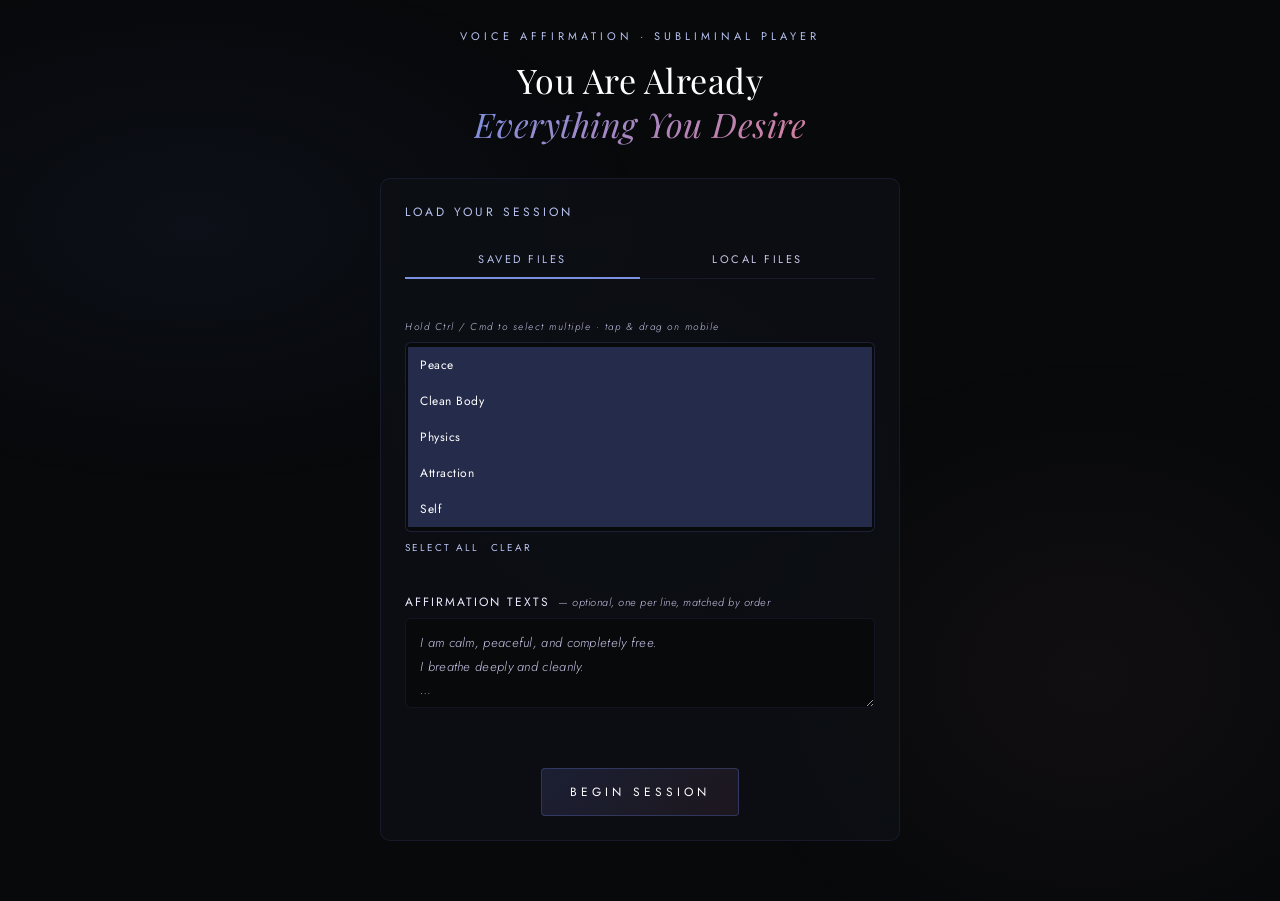
<file: subliminal-player/voice-player.html>
<!DOCTYPE html>
<html lang="en">
<head>
<meta charset="UTF-8">
<meta name="viewport" content="width=device-width, initial-scale=1.0">
<title>Pritam · Voice Affirmation Player</title>
<link href="https://fonts.googleapis.com/css2?family=Playfair+Display:ital,wght@0,300;0,400;1,300&family=Jost:wght@200;300;400&display=swap" rel="stylesheet">
<style>
  *, *::before, *::after { box-sizing: border-box; margin: 0; padding: 0; }

  :root {
    --bg: #07090b;
    --surface: #0d1014;
    --indigo: #7c8fe0;
    --indigo-dim: #b8c2f0;
    --rose: #d47d9e;
    --rose-dim: #f0aac8;
    --amber: #c0916b;
    --amber-dim: #78543b;
    --text: #ffffff;
    --text-dim: #ede8ff;
    --text-faint: #ccc5e8;
    --glow: rgba(92, 107, 192, 0.12);
  }

  body {
    background: var(--bg);
    color: var(--text);
    font-family: 'Jost', sans-serif;
    font-weight: 300;
    min-height: 100vh;
    display: flex;
    flex-direction: column;
    align-items: center;
    justify-content: flex-start;
    padding: 28px 20px 60px;
    overflow-x: hidden;
  }

  /* ── Background layers ───────────────────────── */
  .stars {
    position: fixed;
    inset: 0;
    z-index: 0;
    pointer-events: none;
    overflow: hidden;
  }
  .star {
    position: absolute;
    border-radius: 50%;
    background: white;
    animation: twinkle var(--dur) ease-in-out infinite;
    opacity: 0;
  }
  @keyframes twinkle {
    0%, 100% { opacity: 0; }
    50% { opacity: var(--brightness); }
  }

  body::before {
    content: '';
    position: fixed;
    inset: 0;
    background:
      radial-gradient(ellipse 55% 45% at 15% 25%, rgba(92,107,192,0.07) 0%, transparent 65%),
      radial-gradient(ellipse 45% 55% at 85% 75%, rgba(192,107,138,0.06) 0%, transparent 65%),
      radial-gradient(ellipse 30% 40% at 50% 50%, rgba(92,107,192,0.04) 0%, transparent 70%);
    pointer-events: none;
    z-index: 0;
  }

  .complete-glow {
    position: fixed;
    inset: 0;
    background: radial-gradient(ellipse 50% 60% at 50% 50%, rgba(92,107,192,0.08) 0%, transparent 70%);
    pointer-events: none;
    z-index: 0;
    opacity: 0;
    transition: opacity 2s;
  }
  .complete-glow.active { opacity: 1; }

  /* ── Layout ──────────────────────────────────── */
  .container {
    position: relative;
    z-index: 1;
    width: 100%;
    max-width: 520px;
    display: flex;
    flex-direction: column;
    align-items: center;
    gap: 32px;
  }

  /* ── Header ──────────────────────────────────── */
  .header { text-align: center; }

  .eyebrow {
    font-family: 'Jost', sans-serif;
    font-weight: 400;
    font-size: 11px;
    letter-spacing: 4px;
    text-transform: uppercase;
    color: var(--indigo-dim);
    margin-bottom: 14px;
  }

  .header h1 {
    font-family: 'Playfair Display', serif;
    font-weight: 300;
    font-size: clamp(24px, 5vw, 34px);
    color: var(--text);
    line-height: 1.3;
    letter-spacing: 0.5px;
  }

  .header h1 em {
    font-style: italic;
    background: linear-gradient(135deg, var(--indigo), var(--rose));
    -webkit-background-clip: text;
    -webkit-text-fill-color: transparent;
    background-clip: text;
  }

  /* ── Setup panel ─────────────────────────────── */
  .setup-panel {
    width: 100%;
    background: rgba(13,16,20,0.8);
    border: 1px solid rgba(92,107,192,0.14);
    border-radius: 10px;
    padding: 24px;
    display: flex;
    flex-direction: column;
    gap: 20px;
    transition: all 0.6s ease;
  }
  .setup-panel.hidden {
    display: none;
  }

  .setup-title {
    font-size: 12px;
    letter-spacing: 3px;
    text-transform: uppercase;
    color: var(--indigo-dim);
    font-weight: 400;
  }

  /* Drop zone */
  .drop-zone {
    border: 1px dashed rgba(92,107,192,0.25);
    border-radius: 8px;
    padding: 28px 16px;
    text-align: center;
    cursor: pointer;
    transition: all 0.3s;
    background: rgba(92,107,192,0.03);
    position: relative;
  }
  .drop-zone:hover, .drop-zone.drag-over {
    border-color: rgba(92,107,192,0.55);
    background: rgba(92,107,192,0.07);
  }
  .drop-zone input[type=file] {
    position: absolute;
    inset: 0;
    opacity: 0;
    cursor: pointer;
    width: 100%;
  }
  .drop-icon {
    font-size: 24px;
    margin-bottom: 10px;
    opacity: 0.5;
  }
  .drop-title {
    font-size: 14px;
    letter-spacing: 1.5px;
    color: var(--text-dim);
    margin-bottom: 6px;
    font-weight: 400;
  }
  .drop-hint {
    font-size: 11px;
    letter-spacing: 1px;
    color: var(--text-faint);
  }

  /* File list */
  .file-list {
    display: flex;
    flex-direction: column;
    gap: 6px;
    max-height: 160px;
    overflow-y: auto;
  }
  .file-item {
    display: flex;
    align-items: center;
    gap: 10px;
    padding: 6px 10px;
    background: rgba(92,107,192,0.05);
    border-radius: 4px;
    border: 1px solid rgba(92,107,192,0.1);
  }
  .file-num {
    font-size: 11px;
    letter-spacing: 1px;
    color: var(--indigo-dim);
    width: 22px;
    flex-shrink: 0;
    font-weight: 400;
  }
  .file-name {
    font-size: 12px;
    letter-spacing: 0.5px;
    color: var(--text-dim);
    flex: 1;
    white-space: nowrap;
    overflow: hidden;
    text-overflow: ellipsis;
  }
  .file-dur {
    font-size: 11px;
    color: var(--text-faint);
    letter-spacing: 0.5px;
  }
  .file-ok { width: 6px; height: 6px; border-radius: 50%; background: var(--indigo); flex-shrink: 0; }

  /* Texts area */
  .setup-label {
    font-size: 12px;
    letter-spacing: 2px;
    text-transform: uppercase;
    color: var(--text-dim);
    margin-bottom: 7px;
    display: flex;
    align-items: center;
    gap: 8px;
    font-weight: 400;
  }
  .setup-label .opt {
    font-size: 11px;
    color: var(--text-faint);
    letter-spacing: 0.5px;
    text-transform: none;
    font-style: italic;
    font-weight: 300;
  }

  .texts-area {
    width: 100%;
    background: rgba(7,9,11,0.8);
    border: 1px solid rgba(92,107,192,0.12);
    border-radius: 6px;
    color: var(--text-dim);
    font-family: 'Jost', sans-serif;
    font-size: 13px;
    font-weight: 300;
    letter-spacing: 0.3px;
    line-height: 1.8;
    padding: 12px 14px;
    resize: vertical;
    min-height: 90px;
    outline: none;
    transition: border-color 0.3s;
  }
  .texts-area:focus { border-color: rgba(92,107,192,0.3); }
  .texts-area::placeholder { color: var(--text-faint); font-style: italic; }

  /* Begin button */
  .begin-btn {
    background: linear-gradient(135deg, rgba(92,107,192,0.2), rgba(192,107,138,0.1));
    border: 1px solid rgba(92,107,192,0.35);
    color: var(--text);
    font-family: 'Jost', sans-serif;
    font-size: 12px;
    font-weight: 400;
    letter-spacing: 4px;
    text-transform: uppercase;
    padding: 14px 28px;
    border-radius: 4px;
    cursor: pointer;
    transition: all 0.4s;
    align-self: center;
  }
  .begin-btn:hover {
    border-color: rgba(92,107,192,0.65);
    background: linear-gradient(135deg, rgba(92,107,192,0.3), rgba(192,107,138,0.15));
    box-shadow: 0 0 20px rgba(92,107,192,0.12);
  }
  .begin-btn:disabled {
    opacity: 0.3;
    cursor: not-allowed;
  }

  .setup-err {
    font-size: 12px;
    letter-spacing: 1px;
    color: var(--rose-dim);
    text-align: center;
    min-height: 14px;
  }

  /* ── Session UI (hidden until started) ───────── */
  .session-ui {
    width: 100%;
    display: flex;
    flex-direction: column;
    align-items: center;
    gap: 32px;
    display: none;
  }
  .session-ui.visible { display: flex; }

  /* ── Subliminal badge ────────────────────────── */
  .subliminal-badge {
    display: flex;
    align-items: center;
    gap: 8px;
    background: rgba(92,107,192,0.08);
    border: 1px solid rgba(92,107,192,0.15);
    border-radius: 20px;
    padding: 6px 14px;
    font-size: 12px;
    letter-spacing: 2.5px;
    text-transform: uppercase;
    color: var(--indigo-dim);
    font-weight: 400;
  }
  .subliminal-dot {
    width: 5px;
    height: 5px;
    border-radius: 50%;
    background: var(--indigo);
    animation: dot-pulse 2s ease-in-out infinite;
  }
  @keyframes dot-pulse {
    0%, 100% { opacity: 0.3; transform: scale(1); }
    50% { opacity: 1; transform: scale(1.3); }
  }

  /* ── Orb ─────────────────────────────────────── */
  .orb-wrap {
    position: relative;
    width: 200px;
    height: 200px;
    display: flex;
    align-items: center;
    justify-content: center;
  }
  .orb-ring {
    position: absolute;
    border-radius: 50%;
    border: 1px solid rgba(92,107,192,0.12);
    animation: ring-pulse 5s ease-in-out infinite;
  }
  .orb-ring:nth-child(1) { width: 200px; height: 200px; animation-delay: 0s; }
  .orb-ring:nth-child(2) { width: 165px; height: 165px; animation-delay: 1s; border-color: rgba(192,107,138,0.1); }
  .orb-ring:nth-child(3) { width: 130px; height: 130px; animation-delay: 2s; border-color: rgba(92,107,192,0.18); }
  @keyframes ring-pulse {
    0%, 100% { transform: scale(1); opacity: 0.5; }
    50% { transform: scale(1.03); opacity: 1; }
  }
  .orb-core {
    width: 88px;
    height: 88px;
    border-radius: 50%;
    background: radial-gradient(circle at 35% 35%, rgba(92,107,192,0.25), rgba(192,107,138,0.12), transparent 80%);
    border: 1px solid rgba(92,107,192,0.25);
    display: flex;
    align-items: center;
    justify-content: center;
    cursor: pointer;
    transition: all 0.5s ease;
    position: relative;
    z-index: 2;
    user-select: none;
  }
  .orb-core:hover {
    border-color: rgba(92,107,192,0.5);
    box-shadow: 0 0 30px rgba(92,107,192,0.15);
  }
  .orb-core.playing {
    animation: orb-breathe 5s ease-in-out infinite;
    border-color: rgba(92,107,192,0.4);
  }
  @keyframes orb-breathe {
    0%, 100% { transform: scale(1); box-shadow: 0 0 20px rgba(92,107,192,0.1); }
    50% { transform: scale(1.07); box-shadow: 0 0 50px rgba(92,107,192,0.25), 0 0 80px rgba(192,107,138,0.1); }
  }
  .play-icon {
    width: 0; height: 0;
    border-style: solid;
    border-width: 11px 0 11px 19px;
    border-color: transparent transparent transparent rgba(200,200,255,0.8);
    margin-left: 5px;
  }
  .pause-icon { display: flex; gap: 6px; }
  .pause-bar { width: 4px; height: 20px; background: rgba(200,200,255,0.8); border-radius: 2px; }

  /* ── Affirmation display ─────────────────────── */
  .affirmation-display {
    text-align: center;
    min-height: 110px;
    display: flex;
    flex-direction: column;
    align-items: center;
    justify-content: center;
    gap: 12px;
    padding: 0 12px;
  }
  .affirmation-text {
    font-family: 'Playfair Display', serif;
    font-size: clamp(17px, 3.2vw, 22px);
    font-weight: 300;
    font-style: italic;
    color: var(--text);
    line-height: 1.7;
    opacity: 0;
    transform: translateY(8px);
    transition: opacity 1.4s ease, transform 1.4s ease;
    letter-spacing: 0.2px;
  }
  .affirmation-text.visible { opacity: 1; transform: translateY(0); }
  .affirmation-num {
    font-size: 12px;
    letter-spacing: 3px;
    text-transform: uppercase;
    color: var(--indigo-dim);
    opacity: 0;
    transition: opacity 1s ease 0.4s;
    font-weight: 400;
  }
  .affirmation-num.visible { opacity: 1; }

  /* ── Subliminal wave indicator ───────────────── */
  .subliminal-indicator {
    display: flex;
    align-items: center;
    gap: 10px;
    opacity: 0;
    transition: opacity 0.5s;
  }
  .subliminal-indicator.visible { opacity: 1; }
  .sub-wave { display: flex; align-items: center; gap: 2px; height: 16px; }
  .sub-bar {
    width: 2px;
    border-radius: 1px;
    background: linear-gradient(180deg, var(--indigo), var(--rose));
    animation: sub-wave-anim 1.2s ease-in-out infinite;
    transform-origin: bottom;
  }
  .sub-bar:nth-child(1) { height: 4px; animation-delay: 0s; }
  .sub-bar:nth-child(2) { height: 8px; animation-delay: 0.15s; }
  .sub-bar:nth-child(3) { height: 12px; animation-delay: 0.3s; }
  .sub-bar:nth-child(4) { height: 8px; animation-delay: 0.45s; }
  .sub-bar:nth-child(5) { height: 4px; animation-delay: 0.6s; }
  @keyframes sub-wave-anim {
    0%, 100% { transform: scaleY(0.4); opacity: 0.4; }
    50% { transform: scaleY(1); opacity: 1; }
  }
  .sub-label { font-size: 11px; letter-spacing: 2px; text-transform: uppercase; color: var(--indigo-dim); font-weight: 400; }

  /* ── Breathing guide ─────────────────────────── */
  .breathing {
    font-size: 12px;
    letter-spacing: 3px;
    text-transform: uppercase;
    color: var(--text-dim);
    text-align: center;
    min-height: 16px;
    font-weight: 400;
  }
  .breath-word { transition: color 0.6s, opacity 0.6s; opacity: 0.3; }
  .breath-word.active { color: var(--indigo); opacity: 1; }

  /* ── Progress ────────────────────────────────── */
  .progress-section { width: 100%; display: flex; flex-direction: column; gap: 10px; }
  .progress-bar-wrap {
    width: 100%;
    height: 1px;
    background: rgba(255,255,255,0.05);
    position: relative;
    cursor: pointer;
  }
  .progress-bar-fill {
    height: 100%;
    background: linear-gradient(90deg, var(--indigo-dim), var(--indigo), var(--rose));
    width: 0%;
    transition: width 0.5s linear;
  }
  .time-row {
    display: flex;
    justify-content: space-between;
    font-size: 12px;
    color: var(--text-dim);
    letter-spacing: 1.5px;
    font-weight: 400;
  }

  /* ── Controls ────────────────────────────────── */
  .controls { display: flex; align-items: center; gap: 28px; }
  .ctrl-btn {
    background: none;
    border: none;
    cursor: pointer;
    color: var(--text-dim);
    font-size: 11px;
    letter-spacing: 2px;
    text-transform: uppercase;
    font-family: 'Jost', sans-serif;
    font-weight: 400;
    transition: color 0.3s;
    padding: 8px;
    display: flex;
    flex-direction: column;
    align-items: center;
    gap: 6px;
  }
  .ctrl-btn:hover { color: var(--indigo); }
  .ctrl-btn svg { width: 17px; height: 17px; }

  /* ── Volume section ──────────────────────────── */
  .volume-section {
    display: flex;
    flex-direction: column;
    gap: 14px;
    width: 100%;
    max-width: 300px;
  }
  .vol-row { display: flex; align-items: center; gap: 10px; }
  .vol-label {
    font-size: 12px;
    letter-spacing: 1.5px;
    text-transform: uppercase;
    color: var(--text-dim);
    width: 68px;
    flex-shrink: 0;
    font-weight: 400;
  }
  .vol-val {
    font-size: 12px;
    color: var(--indigo-dim);
    letter-spacing: 1px;
    width: 40px;
    text-align: right;
    flex-shrink: 0;
    font-weight: 400;
  }
  input[type=range] {
    -webkit-appearance: none;
    flex: 1;
    height: 1px;
    background: rgba(255,255,255,0.08);
    outline: none;
    cursor: pointer;
  }
  input[type=range]::-webkit-slider-thumb {
    -webkit-appearance: none;
    width: 9px;
    height: 9px;
    border-radius: 50%;
    background: var(--indigo);
    cursor: pointer;
  }

  /* ── Sub-note ────────────────────────────────── */
  .sub-note {
    background: rgba(92,107,192,0.08);
    border: 1px solid rgba(124,143,224,0.25);
    border-radius: 6px;
    padding: 12px 16px;
    font-size: 12px;
    letter-spacing: 0.5px;
    color: var(--text-dim);
    text-align: center;
    line-height: 1.8;
    max-width: 360px;
  }
  .sub-note strong { color: var(--indigo-dim); letter-spacing: 2px; text-transform: uppercase; font-weight: 400; }

  /* ── Misc ────────────────────────────────────── */
  .divider { width: 50px; height: 1px; background: linear-gradient(90deg, transparent, var(--indigo-dim), transparent); }
  .counter { font-size: 12px; letter-spacing: 2px; color: var(--text-dim); text-align: center; font-weight: 400; }
  .counter span { color: var(--indigo-dim); }
  .status {
    font-size: 12px;
    letter-spacing: 2px;
    text-transform: uppercase;
    color: var(--rose-dim);
    text-align: center;
    min-height: 16px;
    opacity: 0;
    transition: opacity 0.5s;
    font-weight: 400;
  }
  .status.visible { opacity: 1; }

  /* ── Source tabs ───────────────────────────── */
  .tab-row {
    display: flex;
    border-bottom: 1px solid rgba(92,107,192,0.15);
    margin-bottom: 20px;
  }
  .tab-btn {
    flex: 1;
    background: none;
    border: none;
    border-bottom: 2px solid transparent;
    color: var(--text-faint);
    font-family: 'Jost', sans-serif;
    font-size: 11px;
    font-weight: 400;
    letter-spacing: 2.5px;
    text-transform: uppercase;
    padding: 10px 0;
    cursor: pointer;
    transition: all 0.25s;
    margin-bottom: -1px;
  }
  .tab-btn:hover { color: var(--text-dim); }
  .tab-btn.active {
    color: var(--indigo-dim);
    border-bottom-color: var(--indigo);
  }
  .tab-pane { display: none; }
  .tab-pane.active { display: block; }

  /* ── Saved file multi-select dropdown ─────────────── */
  .saved-hint {
    font-size: 10px;
    letter-spacing: 1.5px;
    color: var(--text-faint);
    margin-bottom: 8px;
    font-style: italic;
  }
  .saved-select {
    width: 100%;
    background: rgba(7,9,11,0.9);
    border: 1px solid rgba(92,107,192,0.25);
    border-radius: 6px;
    color: var(--text-dim);
    font-family: 'Jost', sans-serif;
    font-size: 12px;
    font-weight: 300;
    letter-spacing: 0.5px;
    padding: 4px 2px;
    outline: none;
    cursor: pointer;
    min-height: 140px;
    transition: border-color 0.3s;
  }
  .saved-select:focus { border-color: rgba(92,107,192,0.55); }
  .saved-select option {
    padding: 9px 12px;
    background: #0d1014;
    color: var(--text-dim);
    font-size: 12px;
  }
  .saved-select option:checked {
    background: rgba(92,107,192,0.35);
    color: #ffffff;
  }
  .saved-empty {
    font-size: 11px;
    letter-spacing: 1px;
    color: var(--text-faint);
    font-style: italic;
    text-align: center;
    padding: 18px 0;
    line-height: 1.8;
  }
  .saved-actions {
    display: flex;
    gap: 12px;
    margin-top: 8px;
  }
  .saved-action-btn {
    font-size: 10px;
    letter-spacing: 2px;
    text-transform: uppercase;
    color: var(--indigo-dim);
    background: none;
    border: none;
    cursor: pointer;
    font-family: 'Jost', sans-serif;
    font-weight: 400;
    padding: 0;
    transition: color 0.2s;
  }
  .saved-action-btn:hover { color: var(--indigo); }
</style>
</head>
<body>

<div class="stars" id="starsContainer"></div>
<div class="complete-glow" id="completeGlow"></div>

<div class="container">

  <!-- ── Header ──────────────────────────────── -->
  <div class="header">
    <p class="eyebrow">Voice Affirmation · Subliminal Player</p>
    <h1>You Are Already<br><em>Everything You Desire</em></h1>
  </div>

  <!-- ── Setup Panel ─────────────────────────── -->
  <div class="setup-panel" id="setupPanel">
    <div class="setup-title">Load Your Session</div>

    <!-- Source tabs -->
    <div class="tab-row">
      <button class="tab-btn active" data-tab="saved">Saved Files</button>
      <button class="tab-btn" data-tab="local">Local Files</button>
    </div>

    <!-- ── Tab: Saved files (from AFFIRMATIONS config) ── -->
    <div class="tab-pane active" id="tab-saved">
      <div class="saved-hint" id="savedHint">Hold Ctrl / Cmd to select multiple · tap &amp; drag on mobile</div>
      <select class="saved-select" id="savedSelect" multiple size="6"></select>
      <div class="saved-actions">
        <button class="saved-action-btn" id="selAllBtn">Select All</button>
        <button class="saved-action-btn" id="selNoneBtn">Clear</button>
      </div>
    </div>

    <!-- ── Tab: Local files (manual picker) ── -->
    <div class="tab-pane" id="tab-local">
      <div>
        <div class="setup-label">
          Affirmation Audio Files
          <span class="opt">— WAV or MP3, select all at once</span>
        </div>
        <div class="drop-zone" id="dropZone">
          <input type="file" id="fileInput" multiple accept="audio/wav,audio/mpeg,audio/mp3,audio/ogg,.wav,.mp3,.ogg">
          <div class="drop-icon">◎</div>
          <div class="drop-title">Drop files here or tap to browse</div>
          <div class="drop-hint">affirmation_0.wav · affirmation_1.wav · …</div>
        </div>
      </div>
      <div class="file-list" id="fileList" style="margin-top:10px;"></div>
    </div>

    <div style="margin-top:18px;">
      <div class="setup-label">
        Affirmation Texts
        <span class="opt">— optional, one per line, matched by order</span>
      </div>
      <textarea class="texts-area" id="textsArea"
        placeholder="I am calm, peaceful, and completely free.&#10;I breathe deeply and cleanly.&#10;…"></textarea>
    </div>

    <div class="setup-err" id="setupErr"></div>
    <button class="begin-btn" id="beginBtn" disabled>Begin Session</button>
  </div>

  <!-- ── Session UI (hidden until files loaded) ── -->
  <div class="session-ui" id="sessionUI">

    <div class="subliminal-badge">
      <div class="subliminal-dot"></div>
      Subliminal Mode Active
    </div>

    <div class="orb-wrap">
      <div class="orb-ring"></div>
      <div class="orb-ring"></div>
      <div class="orb-ring"></div>
      <div class="orb-core" id="orbBtn">
        <div class="play-icon" id="playIcon"></div>
      </div>
    </div>

    <div class="affirmation-display">
      <div class="affirmation-num" id="affNum" style="opacity:1;">Tap the orb to begin</div>
      <div class="affirmation-text" id="affText" style="opacity:1;transform:none;font-style:normal;font-size:14px;color:var(--text-dim);">
        Close your eyes. Breathe slowly. Let your mind rest.
      </div>
    </div>

    <div class="subliminal-indicator" id="subIndicator">
      <div class="sub-wave">
        <div class="sub-bar"></div><div class="sub-bar"></div>
        <div class="sub-bar"></div><div class="sub-bar"></div>
        <div class="sub-bar"></div>
      </div>
      <span class="sub-label">Voice reaching subconscious</span>
      <div class="sub-wave">
        <div class="sub-bar"></div><div class="sub-bar"></div>
        <div class="sub-bar"></div><div class="sub-bar"></div>
        <div class="sub-bar"></div>
      </div>
    </div>

    <div class="breathing" id="breathGuide">
      <span class="breath-word" id="bw1">Inhale</span> &nbsp;·&nbsp;
      <span class="breath-word" id="bw2">Hold</span> &nbsp;·&nbsp;
      <span class="breath-word" id="bw3">Release</span>
    </div>

    <div class="progress-section">
      <div class="progress-bar-wrap">
        <div class="progress-bar-fill" id="progressFill"></div>
      </div>
      <div class="time-row">
        <span id="timeElapsed">0:00</span>
        <span id="timeDuration">—</span>
      </div>
    </div>

    <div class="controls">
      <button class="ctrl-btn" id="restartBtn">
        <svg viewBox="0 0 24 24" fill="none" stroke="currentColor" stroke-width="1.5">
          <path d="M3 12a9 9 0 1 0 9-9 9.75 9.75 0 0 0-6.74 2.74L3 8"/>
          <path d="M3 3v5h5"/>
        </svg>
        Restart
      </button>

      <button class="ctrl-btn" id="loopBtn">
        <svg viewBox="0 0 24 24" fill="none" stroke="currentColor" stroke-width="1.5">
          <path d="M17 1l4 4-4 4"/>
          <path d="M3 11V9a4 4 0 0 1 4-4h14"/>
          <path d="M7 23l-4-4 4-4"/>
          <path d="M21 13v2a4 4 0 0 1-4 4H3"/>
        </svg>
        Loop
      </button>

      <button class="ctrl-btn" id="loadNewBtn">
        <svg viewBox="0 0 24 24" fill="none" stroke="currentColor" stroke-width="1.5">
          <path d="M21 15v4a2 2 0 0 1-2 2H5a2 2 0 0 1-2-2v-4"/>
          <polyline points="17 8 12 3 7 8"/>
          <line x1="12" x2="12" y1="3" y2="15"/>
        </svg>
        Load
      </button>
    </div>

    <!-- Volume Mix -->
    <div class="volume-section">
      <div class="vol-row">
        <span class="vol-label">Ambient</span>
        <input type="range" id="ambVolSlider" min="0" max="1" step="0.01" value="0.70">
        <span class="vol-val" id="ambVolVal">70%</span>
      </div>
      <div class="vol-row">
        <span class="vol-label">Voice</span>
        <input type="range" id="voiceVolSlider" min="0" max="0.12" step="0.002" value="0.02">
        <span class="vol-val" id="voiceVolVal">Ultra</span>
      </div>
    </div>

    <div class="sub-note">
      <strong>Subliminal Mix</strong><br>
      Your Chatterbox voice plays at ~2% volume — beneath conscious resistance — while the theta tones guide your mind into deep receptivity. The beliefs install gently, below the threshold of resistance.
    </div>

    <div class="divider"></div>
    <div class="counter">
      Affirmation <span id="currNum">—</span> of <span id="totalNum">—</span>
      &nbsp;·&nbsp; Loop <span id="loopNum">1</span>
    </div>
    <div class="status" id="statusMsg"></div>

  </div><!-- /session-ui -->

</div><!-- /container -->

<script>
// ╔══════════════════════════════════════════════════════════════════╗
// ║  AFFIRMATIONS CONFIG — edit this block to set your audio files  ║
// ║  Leave the array empty [] to use the manual file picker instead  ║
// ╚══════════════════════════════════════════════════════════════════╝
const AFFIRMATIONS = [
  { url: "audios/peace.wav", text: "Peace" },
  { url: "audios/clean.wav", text: "Clean Body" },
  { url: "audios/physics.wav", text: "Physics" },
  { url: "audios/attract.wav", text: "Attraction" },
  { url: "audios/self.wav", text: "Self" },
  // Add more lines here — one per affirmation file
];

// ─── Stars ───────────────────────────────────────────────────────────
(function createStars() {
  const c = document.getElementById('starsContainer');
  for (let i = 0; i < 120; i++) {
    const s = document.createElement('div');
    s.className = 'star';
    const size = Math.random() * 1.5 + 0.5;
    s.style.cssText = `
      left:${Math.random()*100}%;top:${Math.random()*100}%;
      width:${size}px;height:${size}px;
      --dur:${3+Math.random()*6}s;
      --brightness:${0.1+Math.random()*0.5};
      animation-delay:${Math.random()*8}s;
    `;
    c.appendChild(s);
  }
})();

// ─── State ───────────────────────────────────────────────────────────
let audioCtx      = null;
let ambGain       = null;      // ambient oscillator gain
let voiceGain     = null;      // voice layer gain
let oscillators   = [];

let audioBuffers  = [];        // decoded AudioBuffer per affirmation
let affTexts      = [];        // display text per affirmation
let totalAff      = 0;
let totalDurSecs  = 0;         // sum of affirmation durations

let playing       = false;
let loopEnabled   = false;
let currentIndex  = 0;
let currentLoop   = 1;
let elapsed       = 0;
let clockId       = null;
let currentSource = null;      // active BufferSourceNode
let pauseTimer    = null;

const PAUSE_MS    = 3500;      // gap between affirmations (ms)
let   voiceVol    = 0.02;      // ~2% — subliminal level
let   breathId    = null;

// ─── DOM refs ────────────────────────────────────────────────────────
const setupPanel   = document.getElementById('setupPanel');
const sessionUI    = document.getElementById('sessionUI');
const fileInput    = document.getElementById('fileInput');
const dropZone     = document.getElementById('dropZone');
const fileList     = document.getElementById('fileList');
const textsArea    = document.getElementById('textsArea');
const beginBtn     = document.getElementById('beginBtn');
const setupErr     = document.getElementById('setupErr');
const orbBtn       = document.getElementById('orbBtn');
const affText      = document.getElementById('affText');
const affNum       = document.getElementById('affNum');
const progressFill = document.getElementById('progressFill');
const timeElapsed  = document.getElementById('timeElapsed');
const timeDuration = document.getElementById('timeDuration');
const statusMsg    = document.getElementById('statusMsg');
const currNum      = document.getElementById('currNum');
const totalNum     = document.getElementById('totalNum');
const loopNum      = document.getElementById('loopNum');
const restartBtn   = document.getElementById('restartBtn');
const loopBtn      = document.getElementById('loopBtn');
const loadNewBtn   = document.getElementById('loadNewBtn');
const ambVolSlider = document.getElementById('ambVolSlider');
const voiceVolSlider = document.getElementById('voiceVolSlider');
const ambVolVal    = document.getElementById('ambVolVal');
const voiceVolVal  = document.getElementById('voiceVolVal');
const bw1 = document.getElementById('bw1');
const bw2 = document.getElementById('bw2');
const bw3 = document.getElementById('bw3');
const subIndicator = document.getElementById('subIndicator');
const completeGlow = document.getElementById('completeGlow');

// ─── Tab switching ──────────────────────────────────────────────────
let activeTab = 'saved';

document.querySelectorAll('.tab-btn').forEach(btn => {
  btn.addEventListener('click', () => {
    activeTab = btn.dataset.tab;
    document.querySelectorAll('.tab-btn').forEach(b => b.classList.toggle('active', b === btn));
    document.querySelectorAll('.tab-pane').forEach(p => p.classList.toggle('active', p.id === 'tab-' + activeTab));
    updateBeginBtn();
  });
});

// ─── File Loading ────────────────────────────────────────────────────
let pendingFiles = [];

fileInput.addEventListener('change', e => handleFiles(e.target.files));

dropZone.addEventListener('dragover', e => { e.preventDefault(); dropZone.classList.add('drag-over'); });
dropZone.addEventListener('dragleave', () => dropZone.classList.remove('drag-over'));
dropZone.addEventListener('drop', e => {
  e.preventDefault();
  dropZone.classList.remove('drag-over');
  handleFiles(e.dataTransfer.files);
});

function handleFiles(files) {
  // Sort by filename so affirmation_0 → affirmation_1 → …
  pendingFiles = Array.from(files).sort((a, b) => {
    const numA = parseInt((a.name.match(/\d+/) || [Infinity])[0]);
    const numB = parseInt((b.name.match(/\d+/) || [Infinity])[0]);
    return numA - numB;
  });

  fileList.innerHTML = '';
  setupErr.textContent = '';

  if (pendingFiles.length === 0) return;

  pendingFiles.forEach((f, i) => {
    const item = document.createElement('div');
    item.className = 'file-item';
    item.id = `fi-${i}`;
    item.innerHTML = `
      <div class="file-num">${i + 1}</div>
      <div class="file-name">${f.name}</div>
      <div class="file-dur" id="fid-${i}">…</div>
      <div class="file-ok" style="background:var(--text-faint)" id="fok-${i}"></div>
    `;
    fileList.appendChild(item);

    // Probe duration via temp Audio element
    const url = URL.createObjectURL(f);
    const tmp = new Audio(url);
    tmp.addEventListener('loadedmetadata', () => {
      const dur = tmp.duration;
      document.getElementById(`fid-${i}`).textContent =
        isFinite(dur) ? `${dur.toFixed(1)}s` : '—';
      document.getElementById(`fok-${i}`).style.background = 'var(--indigo)';
      URL.revokeObjectURL(url);
    });
  });

  beginBtn.disabled = false;
}

// ─── Audio Context & Ambient Setup ───────────────────────────────────
function initAudio() {
  if (audioCtx) return;
  audioCtx = new (window.AudioContext || window.webkitAudioContext)();

  // ── Ambient layer ────────────────────────────────────────────────
  // Theta binaural (7 Hz) + drone undertones — calm receptive state
  ambGain = audioCtx.createGain();
  ambGain.gain.setValueAtTime(0, audioCtx.currentTime);
  ambGain.connect(audioCtx.destination);

  const freqPairs = [
    { base: 130.8, beat: 7   },  // C3 + 7Hz theta beat
    { base: 196.0, beat: 0   },  // G3 drone
    { base: 261.6, beat: 0   },  // C4 drone
    { base:  65.4, beat: 0   },  // C2 sub-bass drone (warmth)
  ];

  freqPairs.forEach(({ base, beat }, i) => {
    const oscL   = audioCtx.createOscillator();
    const oscR   = audioCtx.createOscillator();
    const gL     = audioCtx.createGain();
    const gR     = audioCtx.createGain();
    const merger = audioCtx.createChannelMerger(2);
    const vol    = [0.13, 0.07, 0.045, 0.025][i];

    oscL.type = oscR.type = 'sine';
    oscL.frequency.value = base;
    oscR.frequency.value = base + beat;
    gL.gain.value = gR.gain.value = vol;

    oscL.connect(gL); oscR.connect(gR);
    gL.connect(merger, 0, 0); gR.connect(merger, 0, 1);
    merger.connect(ambGain);

    oscL.start(); oscR.start();
    oscillators.push(oscL, oscR);
  });

  // ── Voice layer ──────────────────────────────────────────────────
  voiceGain = audioCtx.createGain();
  voiceGain.gain.setValueAtTime(voiceVol, audioCtx.currentTime);
  voiceGain.connect(audioCtx.destination);
}

function ambientFadeIn() {
  if (!ambGain) return;
  const v = parseFloat(ambVolSlider.value);
  ambGain.gain.setTargetAtTime(v * 0.32, audioCtx.currentTime, 2.5);
}

function ambientFadeOut() {
  if (!ambGain) return;
  ambGain.gain.setTargetAtTime(0, audioCtx.currentTime, 1.5);
}

// ─── Decode all File objects into AudioBuffers ───────────────────────
async function decodeAllFiles(files) {
  audioBuffers = [];
  totalDurSecs = 0;
  for (const f of files) {
    const ab = await f.arrayBuffer();
    const buf = await audioCtx.decodeAudioData(ab);
    audioBuffers.push(buf);
    totalDurSecs += buf.duration + (PAUSE_MS / 1000);
  }
}

// ─── Decode URLs into AudioBuffers (saved mode) ──────────────────
async function decodeAllUrls(items) {
  audioBuffers = [];
  affTexts     = [];
  totalDurSecs = 0;
  for (let i = 0; i < items.length; i++) {
    setupErr.textContent = `Fetching ${i + 1} of ${items.length}…`;
    const res = await fetch(items[i].url);
    if (!res.ok) throw new Error(`Not found: ${items[i].url} (HTTP ${res.status})`);
    const ab  = await res.arrayBuffer();
    const buf = await audioCtx.decodeAudioData(ab);
    audioBuffers.push(buf);
    affTexts.push(items[i].text || `Affirmation ${i + 1}`);
    totalDurSecs += buf.duration + (PAUSE_MS / 1000);
  }
  setupErr.textContent = '';
}

// ─── Play a specific affirmation buffer ──────────────────────────────
function playBuffer(index, onEnded) {
  if (currentSource) {
    currentSource.onended = null; // detach before stopping
    try { currentSource.stop(); } catch(e) {}
    currentSource = null;
  }

  if (!audioBuffers[index]) return;
  const src = audioCtx.createBufferSource();
  src.buffer = audioBuffers[index];
  src.connect(voiceGain);
  src.start();
  src.onended = onEnded;
  currentSource = src;
}

// ─── Session Logic ────────────────────────────────────────────────────
function showAff(idx) {
  affText.classList.remove('visible');
  affNum.classList.remove('visible');

  setTimeout(() => {
    const txt = affTexts[idx] || `Affirmation ${idx + 1}`;
    affText.style.fontStyle  = 'italic';
    affText.style.fontSize   = '';
    affText.style.color      = '';
    affText.textContent      = txt;
    affNum.textContent       = `${idx + 1} of ${totalAff}`;
    affText.classList.add('visible');
    affNum.classList.add('visible');
    currNum.textContent = idx + 1;
  }, 700);
}

function scheduleNext() {
  if (!playing) return;
  pauseTimer = setTimeout(() => {
    if (!playing) return;
    currentIndex++;
    if (currentIndex >= totalAff) {
      if (loopEnabled) {
        currentLoop++;
        loopNum.textContent = currentLoop;
        currentIndex = 0;
        playAffirmation(currentIndex);
      } else {
        endSession();
      }
      return;
    }
    playAffirmation(currentIndex);
  }, PAUSE_MS);
}

function playAffirmation(idx) {
  showAff(idx);
  playBuffer(idx, () => {
    if (playing) scheduleNext();
  });
}

function startClock() {
  clockId = setInterval(() => {
    elapsed++;
    const pct = Math.min((elapsed / (totalDurSecs * (loopEnabled ? 3 : 1))) * 100, 100);
    progressFill.style.width = pct + '%';
    timeElapsed.textContent = fmtTime(elapsed);
  }, 1000);
}

function startBreathing() {
  const phases = [bw1, bw2, bw3];
  phases.forEach(el => el.classList.remove('active'));
  phases[0].classList.add('active');
  let p = 0;
  breathId = setInterval(() => {
    phases[p].classList.remove('active');
    p = (p + 1) % 3;
    phases[p].classList.add('active');
  }, 4000);
}

function stopBreathing() {
  clearInterval(breathId);
  [bw1, bw2, bw3].forEach(el => el.classList.remove('active'));
}

function startSession() {
  playing = true;
  setOrbPause();
  ambientFadeIn();
  voiceGain.gain.setValueAtTime(voiceVol, audioCtx.currentTime);
  subIndicator.classList.add('visible');
  startBreathing();
  startClock();
  playAffirmation(currentIndex);
  statusMsg.textContent = 'Subliminal voice flowing · Stay relaxed';
  statusMsg.classList.add('visible');
}

function pauseSession() {
  playing = false;
  clearTimeout(pauseTimer);
  clearInterval(clockId);
  stopBreathing();
  ambientFadeOut();
  if (currentSource) {
    try { currentSource.stop(); } catch(e) {}
    currentSource = null;
  }
  subIndicator.classList.remove('visible');
  setOrbPlay();
  statusMsg.textContent = 'Paused · Return when ready';
}

function resumeSession() {
  playing = true;
  setOrbPause();
  ambientFadeIn();
  voiceGain.gain.setValueAtTime(voiceVol, audioCtx.currentTime);
  subIndicator.classList.add('visible');
  startBreathing();
  startClock();
  playAffirmation(currentIndex); // replay current one from start
  statusMsg.textContent = 'Subliminal voice flowing · Stay relaxed';
}

function endSession() {
  clearInterval(clockId);
  clearTimeout(pauseTimer);
  stopBreathing();
  ambientFadeOut();
  if (currentSource) {
    try { currentSource.stop(); } catch(e) {}
    currentSource = null;
  }
  playing = false;
  subIndicator.classList.remove('visible');
  completeGlow.classList.add('active');
  setOrbPlay();

  affText.classList.remove('visible');
  affNum.classList.remove('visible');
  setTimeout(() => {
    affText.style.fontStyle = 'normal';
    affText.style.fontSize  = '14px';
    affText.style.color     = 'var(--text-dim)';
    affText.textContent     = 'Session complete. It is done. It is already real.';
    affNum.textContent      = '✦ Complete';
    affText.classList.add('visible');
    affNum.classList.add('visible');
  }, 600);

  progressFill.style.width = '100%';
  statusMsg.textContent    = '✦ Your subconscious has received all affirmations ✦';
  currNum.textContent      = totalAff;
}

function resetState() {
  clearInterval(clockId);
  clearTimeout(pauseTimer);
  stopBreathing();
  if (currentSource) {
    currentSource.onended = null;
    try { currentSource.stop(); } catch(e) {}
    currentSource = null;
  }
  playing      = false;
  currentIndex = 0;
  currentLoop  = 1;
  elapsed      = 0;
  progressFill.style.width   = '0%';
  timeElapsed.textContent    = '0:00';
  loopNum.textContent        = '1';
  currNum.textContent        = '—';
  subIndicator.classList.remove('visible');
  completeGlow.classList.remove('active');
  statusMsg.classList.remove('visible');
  setOrbPlay();
}

// ─── Begin Session ─────────────────────────────────────────────────
beginBtn.addEventListener('click', async () => {
  setupErr.textContent = '';
  beginBtn.disabled    = true;
  beginBtn.textContent = 'Loading…';

  // Merge texts from textarea (optional override)
  const lines = textsArea.value.trim().split('\n').map(l => l.trim()).filter(Boolean);

  initAudio();

  try {
    if (activeTab === 'saved') {
      // Gather selected options in order
      const sel = document.getElementById('savedSelect');
      const checked = Array.from(sel.options)
        .filter(o => o.selected)
        .map(o => AFFIRMATIONS[parseInt(o.value)]);
      if (!checked.length) throw new Error('Select at least one file from the dropdown.');

      if (location.protocol === 'file:') {
        throw new Error('Cannot fetch files when opened locally. Use the GitHub Pages URL or run: python -m http.server 8080');
      }
      await decodeAllUrls(checked);
      // Override texts if user typed them
      if (lines.length) affTexts = audioBuffers.map((_, i) => lines[i] || affTexts[i] || `Affirmation ${i+1}`);

    } else {
      // Local files mode
      if (!pendingFiles.length) throw new Error('Please select at least one audio file.');
      const localLines = lines;
      await decodeAllFiles(pendingFiles);
      affTexts = audioBuffers.map((_, i) => localLines[i] || `Affirmation ${i+1}`);
    }
  } catch(e) {
    setupErr.textContent = e.message;
    beginBtn.disabled    = false;
    beginBtn.textContent = 'Begin Session';
    return;
  }

  totalAff = audioBuffers.length;
  totalNum.textContent     = totalAff;
  timeDuration.textContent = fmtTime(Math.round(totalDurSecs));
  setupPanel.classList.add('hidden');
  sessionUI.classList.add('visible');
});

// ─── Orb click ────────────────────────────────────────────────────────
orbBtn.addEventListener('click', () => {
  if (audioCtx && audioCtx.state === 'suspended') audioCtx.resume();
  if (!playing && elapsed === 0) startSession();
  else if (playing) pauseSession();
  else resumeSession();
});

// ─── Restart ──────────────────────────────────────────────────────────
restartBtn.addEventListener('click', () => {
  ambientFadeOut();
  resetState();
  affText.classList.remove('visible');
  affNum.classList.remove('visible');
  setTimeout(() => {
    affText.style.fontStyle = 'normal';
    affText.style.fontSize  = '14px';
    affText.style.color     = 'var(--text-dim)';
    affText.textContent     = 'Close your eyes. Breathe slowly. Let your mind rest.';
    affNum.textContent      = 'Ready';
    affText.classList.add('visible');
    affNum.classList.add('visible');
  }, 400);
});

// ─── Loop toggle ──────────────────────────────────────────────────────
loopBtn.addEventListener('click', () => {
  loopEnabled = !loopEnabled;
  loopBtn.style.color = loopEnabled ? 'var(--indigo)' : '';
});

// ─── Load New (back to setup) ─────────────────────────────────────────
loadNewBtn.addEventListener('click', () => {
  ambientFadeOut();
  resetState();
  sessionUI.classList.remove('visible');
  setupPanel.classList.remove('hidden');
  fileList.innerHTML   = '';
  textsArea.value      = '';
  pendingFiles         = [];
  audioBuffers         = [];
  fileInput.value      = '';
  beginBtn.textContent = 'Begin Session';
  updateBeginBtn();
  affText.textContent  = 'Close your eyes. Breathe slowly. Let your mind rest.';
  affNum.textContent   = 'Tap the orb to begin';
});

// ─── Volume sliders ───────────────────────────────────────────────────
ambVolSlider.addEventListener('input', () => {
  const v = parseFloat(ambVolSlider.value);
  if (ambGain && playing) ambGain.gain.setTargetAtTime(v * 0.32, audioCtx.currentTime, 0.3);
  ambVolVal.textContent = Math.round(v * 100) + '%';
});

voiceVolSlider.addEventListener('input', () => {
  voiceVol = parseFloat(voiceVolSlider.value);
  if (voiceGain) voiceGain.gain.setValueAtTime(voiceVol, audioCtx.currentTime);
  if      (voiceVol <= 0.008) voiceVolVal.textContent = 'Ghost';
  else if (voiceVol <= 0.025) voiceVolVal.textContent = 'Ultra';
  else if (voiceVol <= 0.06)  voiceVolVal.textContent = 'Deep';
  else                        voiceVolVal.textContent  = Math.round(voiceVol * 100) + '%';
});

// ─── Helpers ──────────────────────────────────────────────────────────
function fmtTime(s) {
  const m = Math.floor(s / 60);
  return `${m}:${String(Math.floor(s % 60)).padStart(2,'0')}`;
}

function setOrbPause() {
  orbBtn.innerHTML = '';
  const pd = document.createElement('div');
  pd.className = 'pause-icon';
  pd.innerHTML = '<div class="pause-bar"></div><div class="pause-bar"></div>';
  orbBtn.appendChild(pd);
  orbBtn.classList.add('playing');
}

function setOrbPlay() {
  orbBtn.innerHTML = '';
  const pi = document.createElement('div');
  pi.className = 'play-icon';
  orbBtn.appendChild(pi);
  orbBtn.classList.remove('playing');
}

// ─── Saved files multi-select dropdown ───────────────────────────────
function renderSavedList() {
  const sel       = document.getElementById('savedSelect');
  const hint      = document.getElementById('savedHint');
  const selAllBtn  = document.getElementById('selAllBtn');
  const selNoneBtn = document.getElementById('selNoneBtn');
  sel.innerHTML = '';

  if (!AFFIRMATIONS.length) {
    sel.style.display  = 'none';
    if (hint) hint.style.display = 'none';
    const actEl = document.querySelector('.saved-actions');
    if (actEl) actEl.style.display = 'none';
    const empty = document.createElement('div');
    empty.className = 'saved-empty';
    empty.innerHTML = 'No saved files configured yet.<br>Add entries to the <strong>AFFIRMATIONS</strong> array<br>at the top of this file\'s script block.';
    sel.parentNode.insertBefore(empty, sel);
    return;
  }

  AFFIRMATIONS.forEach((aff, i) => {
    const opt = document.createElement('option');
    opt.value       = i;
    opt.textContent = aff.text || aff.url.split('/').pop();
    opt.selected    = true;
    sel.appendChild(opt);
  });

  sel.size = Math.min(AFFIRMATIONS.length, 8);
  sel.addEventListener('change', updateBeginBtn);

  selAllBtn.addEventListener('click', () => {
    Array.from(sel.options).forEach(o => o.selected = true);
    updateBeginBtn();
  });
  selNoneBtn.addEventListener('click', () => {
    Array.from(sel.options).forEach(o => o.selected = false);
    updateBeginBtn();
  });

  updateBeginBtn();
}

function updateBeginBtn() {
  if (activeTab === 'saved') {
    const sel = document.getElementById('savedSelect');
    beginBtn.disabled = !sel || Array.from(sel.options).filter(o => o.selected).length === 0;
  } else {
    beginBtn.disabled = pendingFiles.length === 0;
  }
}

// ─── Init ────────────────────────────────────────────────────────────
totalNum.textContent = '—';
affText.classList.add('visible');
affNum.classList.add('visible');
renderSavedList();
</script>
</body>
</html>
</file>
<file: subliminal-player/css/style.css>
*, *::before, *::after { box-sizing: border-box; margin: 0; padding: 0; }
:root {
  --bg:    #06090f; --surf:  #0e1420; --surf2: #141c2e;
  --surf3: #1c2640; --border:#243050;
  --acc:   #38bdf8; --acc2:  #7dd3fc;
  --green: #34d399; --red:   #f87171; --gold: #fbbf24; --purple:#a78bfa;
  --text:  #e2e8f5; --muted: #7c8bab; --r:14px;
}
body { font-family:"Inter","Segoe UI",system-ui,sans-serif; background:var(--bg);
  color:var(--text); min-height:100vh; display:flex; flex-direction:column;
  background-image:radial-gradient(ellipse at 50% 0%, rgba(56,189,248,.06) 0%, transparent 70%); }

/* ── Header ─────────────────────────────────────────────────────── */
header { text-align:center; padding:32px 5vw 20px;
  background:linear-gradient(160deg,#08111f,#060d1a,#0a0820);
  border-bottom:1px solid var(--border);
  position:relative; overflow:hidden; }
header::before { content:''; position:absolute; inset:0;
  background:radial-gradient(ellipse at 50% -20%, rgba(56,189,248,.12) 0%, transparent 70%); }
.logo { font-size:2.1rem; font-weight:900; position:relative;
  background:linear-gradient(90deg,#38bdf8,#818cf8,#a78bfa);
  -webkit-background-clip:text; -webkit-text-fill-color:transparent; background-clip:text; }
.tagline { color:var(--muted); font-size:.88rem; margin-top:6px; letter-spacing:.02em; }

/* ── Layout ─────────────────────────────────────────────────────── */
main { flex:1; max-width:820px; width:95%; margin:28px auto;
  display:flex; flex-direction:column; gap:22px; padding-bottom:50px; }

/* ── Cards ──────────────────────────────────────────────────────── */
.card { background:var(--surf); border:1px solid var(--border);
  border-radius:var(--r); padding:26px 30px; box-shadow:0 4px 28px rgba(0,0,0,.5); }
.sec-header { display:flex; align-items:center; gap:12px; margin-bottom:10px; }
.badge { min-width:34px; height:34px; border-radius:50%;
  background:linear-gradient(135deg,#0ea5e9,#6366f1); color:#fff;
  font-weight:800; font-size:.9rem; display:flex; align-items:center;
  justify-content:center; flex-shrink:0; box-shadow:0 0 14px rgba(56,189,248,.3); }
h2 { font-size:1.08rem; font-weight:700; }
.hint { color:var(--muted); font-size:.86rem; line-height:1.65; margin-bottom:18px; }

/* ── Buttons ────────────────────────────────────────────────────── */
.btn { display:inline-flex; align-items:center; justify-content:center; gap:6px;
  border:none; border-radius:10px; padding:9px 20px; font-size:.88rem;
  font-weight:600; cursor:pointer; transition:all .2s; white-space:nowrap; }
.btn:active { transform:scale(.97); }
.btn:disabled { opacity:.35; cursor:not-allowed; }
.btn-primary  { background:linear-gradient(135deg,#0ea5e9,#6366f1); color:#fff; }
.btn-primary:hover:not(:disabled) { box-shadow:0 0 18px rgba(56,189,248,.4); }
.btn-sm { background:var(--surf2); border:1px solid var(--border); color:var(--text); padding:6px 14px; font-size:.82rem; }
.btn-sm:hover { border-color:var(--acc); }
.btn-sm.danger { color:var(--red); border-color:#7f1d1d; }
.btn-play  { background:linear-gradient(135deg,#059669,#34d399); color:#fff; padding:13px 36px; font-size:1rem; border-radius:12px; box-shadow:0 0 22px rgba(52,211,153,.25); }
.btn-play:hover:not(:disabled) { box-shadow:0 0 34px rgba(52,211,153,.45); }
.btn-pause { background:var(--surf3); border:1px solid var(--border); color:var(--text); padding:12px 24px; }
.btn-pause:hover:not(:disabled) { border-color:var(--gold); color:var(--gold); }
.btn-stop  { background:var(--surf3); border:1px solid var(--border); color:var(--text); padding:12px 24px; }
.btn-stop:hover:not(:disabled)  { border-color:var(--red); color:var(--red); }

/* ── Subliminal toggle ──────────────────────────────────────────── */
.subliminal-toggle-wrap { margin-bottom:20px; }
.subliminal-toggle { display:flex; align-items:center; gap:14px; background:var(--surf2);
  border:2px solid var(--border); border-radius:14px; padding:14px 18px; cursor:pointer;
  transition:all .3s; user-select:none; }
.subliminal-toggle:hover { border-color:var(--purple); }
.subliminal-toggle.active { border-color:var(--purple); background:rgba(167,139,250,.1);
  box-shadow:0 0 24px rgba(167,139,250,.2); }
.sub-icon { font-size:1.6rem; flex-shrink:0; }
.sub-toggle-text { flex:1; }
.sub-toggle-title { font-size:.95rem; font-weight:700; }
.sub-toggle-desc  { font-size:.78rem; color:var(--muted); margin-top:2px; }
.sub-switch { width:46px; height:26px; background:var(--surf3); border:1px solid var(--border);
  border-radius:99px; position:relative; flex-shrink:0; transition:background .3s; }
.sub-switch::after { content:''; position:absolute; top:3px; left:3px; width:18px; height:18px;
  background:var(--muted); border-radius:50%; transition:transform .3s, background .3s; }
.subliminal-toggle.active .sub-switch { background:var(--purple); border-color:var(--purple); }
.subliminal-toggle.active .sub-switch::after { transform:translateX(20px); background:#fff; }
.sub-active-banner { display:flex; align-items:center; gap:10px; margin-top:10px;
  padding:9px 16px; background:rgba(167,139,250,.12); border:1px solid rgba(167,139,250,.4);
  border-radius:10px; font-size:.82rem; color:var(--purple); font-weight:600; }
.sub-pulse { width:10px; height:10px; border-radius:50%; background:var(--purple);
  flex-shrink:0; animation:sub-blink 1.5s ease-in-out infinite; }
@keyframes sub-blink { 0%,100%{opacity:1;transform:scale(1)} 50%{opacity:.4;transform:scale(.7)} }

/* ── Mix sliders ────────────────────────────────────────────────── */
.mix-sliders { display:flex; flex-direction:column; gap:18px; }
.mix-row { display:flex; flex-direction:column; gap:8px; background:var(--surf2);
  border:1px solid var(--border); border-radius:12px; padding:14px 18px; }
.mix-label { display:flex; align-items:center; gap:12px; margin-bottom:4px; }
.mix-icon { font-size:1.4rem; }
.mix-name { font-size:.92rem; font-weight:700; }
.mix-sub  { font-size:.76rem; color:var(--muted); margin-top:2px; }
.mix-control { display:flex; align-items:center; gap:12px; }
.big-range { flex:1; height:6px; accent-color:var(--acc); cursor:pointer; }
.ambient-range { accent-color:var(--purple); }
.voice-range.subliminal { accent-color:#f43f5e; }
.mix-val { min-width:4ch; font-size:.88rem; font-variant-numeric:tabular-nums;
  color:var(--text); font-weight:600; text-align:right; }

/* ── Depth meter ────────────────────────────────────────────────── */
.subliminal-depth { margin-top:6px; }
.depth-bar { height:5px; border-radius:99px; transition:width .4s, background .4s;
  background:linear-gradient(90deg,#f43f5e,#fb923c,#facc15); width:7%; }
.depth-labels { display:flex; justify-content:space-between; font-size:.7rem;
  color:var(--muted); margin-top:4px; }
#depth-zone { color:var(--green); font-weight:600; }

/* ── Voice cards ────────────────────────────────────────────────── */
.voice-cards { display:grid; grid-template-columns:repeat(auto-fill,minmax(220px,1fr));
  gap:12px; margin-bottom:18px; }
.voice-card { background:var(--surf2); border:2px solid var(--border);
  border-radius:12px; padding:14px 16px; cursor:pointer; transition:all .2s; position:relative; }
.voice-card:hover { border-color:var(--acc); }
.voice-card.selected { border-color:var(--acc); background:rgba(56,189,248,.08);
  box-shadow:0 0 20px rgba(56,189,248,.2); }
.voice-card.unavailable { opacity:.45; cursor:not-allowed; }
.vc-rank { position:absolute; top:10px; right:10px;
  background:linear-gradient(135deg,#0ea5e9,#6366f1); color:#fff;
  font-size:.7rem; font-weight:700; padding:2px 8px; border-radius:99px; }
.vc-name { font-size:.95rem; font-weight:700; margin-bottom:3px; }
.vc-source { font-size:.78rem; color:var(--acc); margin-bottom:4px; }
.vc-desc { font-size:.8rem; color:var(--muted); line-height:1.5; }
.vc-status { font-size:.76rem; margin-top:6px; font-weight:600; }
.vc-status.ok  { color:var(--green); }
.vc-status.no  { color:var(--red); }
.vc-status.fb  { color:var(--gold); }
.btn-preview { margin-top:8px; padding:4px 12px; font-size:.78rem; border-radius:7px;
  background:var(--surf3); border:1px solid var(--border); color:var(--muted); cursor:pointer; }
.btn-preview:hover { border-color:var(--acc); color:var(--text); }

/* ── Voice research table ───────────────────────────────────────── */
.voice-details { margin-bottom:18px; }
.voice-details summary { cursor:pointer; color:var(--acc); font-size:.85rem; padding:4px 0; }
.voice-research { margin-top:12px; }
.voice-research table { width:100%; border-collapse:collapse; font-size:.82rem; }
.voice-research th { background:var(--surf3); padding:7px 10px; text-align:left;
  color:var(--muted); border-bottom:1px solid var(--border); }
.voice-research td { padding:7px 10px; border-bottom:1px solid var(--border); }
.voice-research tr:last-child td { border-bottom:none; }
.note { margin-top:10px; padding:9px 13px; background:rgba(56,189,248,.07);
  border-left:3px solid var(--acc); border-radius:6px; font-size:.82rem; color:var(--muted); line-height:1.6; }

/* ── Range / tune ───────────────────────────────────────────────── */
.voice-tune { display:grid; grid-template-columns:1fr 1fr 1fr; gap:16px 24px; margin-top:4px; }
.voice-tune label, .play-options label, .vol-label {
  display:flex; flex-direction:column; gap:6px; font-size:.85rem; color:var(--muted); }
.range-row { display:flex; align-items:center; gap:8px; }
.range-row input[type=range] { flex:1; accent-color:var(--acc); cursor:pointer; }
.range-row span { min-width:4ch; color:var(--text); font-size:.82rem; font-variant-numeric:tabular-nums; }
.vol-label { margin-top:16px; }

/* ── Affirmations ───────────────────────────────────────────────── */
.aff-input-row { display:flex; gap:10px; margin-bottom:10px; }
.aff-input-row input { flex:1; background:var(--surf2); border:1px solid var(--border);
  border-radius:9px; color:var(--text); padding:9px 13px; font-size:.92rem; }
.aff-input-row input:focus { outline:none; border-color:var(--acc); }
.bulk-row { display:flex; gap:10px; align-items:flex-start; margin-bottom:14px; }
.bulk-row textarea { flex:1; background:var(--surf2); border:1px solid var(--border);
  border-radius:9px; color:var(--text); padding:9px 13px; font-size:.84rem;
  resize:vertical; min-height:60px; line-height:1.5; }
.bulk-row textarea:focus { outline:none; border-color:var(--acc); }
.aff-list { list-style:none; display:flex; flex-direction:column; gap:6px;
  margin-bottom:12px; max-height:290px; overflow-y:auto; }
.aff-item { display:flex; align-items:center; gap:10px; background:var(--surf2);
  border:1px solid var(--border); border-radius:9px; padding:9px 12px; }
.aff-item.active { border-color:var(--acc); background:rgba(56,189,248,.07); }
.aff-num  { color:var(--muted); font-size:.8rem; min-width:2ch; text-align:right; }
.aff-text { flex:1; font-size:.9rem; }
.aff-del  { background:none; border:none; color:var(--muted); cursor:pointer;
  font-size:1rem; padding:2px 6px; border-radius:5px; }
.aff-del:hover { color:var(--red); background:rgba(248,113,113,.1); }
.aff-footer { display:flex; justify-content:space-between; align-items:center; }
.muted { color:var(--muted); font-size:.83rem; }

/* ── Ambient grid ───────────────────────────────────────────────── */
.ambient-grid { display:grid; grid-template-columns:repeat(auto-fill,minmax(95px,1fr));
  gap:9px; margin-bottom:0; }
.amb-card { background:var(--surf2); border:2px solid var(--border); border-radius:11px;
  padding:12px 8px; cursor:pointer; text-align:center; transition:all .2s;
  display:flex; flex-direction:column; align-items:center; gap:4px; position:relative; }
.amb-card:hover  { border-color:var(--acc); }
.amb-card.active { border-color:var(--purple); background:rgba(167,139,250,.1);
  box-shadow:0 0 16px rgba(167,139,250,.25); }
.amb-icon { font-size:1.6rem; }
.amb-name { font-size:.78rem; font-weight:600; }
.amb-tag  { font-size:.65rem; color:var(--purple); background:rgba(167,139,250,.15);
  padding:1px 6px; border-radius:99px; }

/* ── Playback ───────────────────────────────────────────────────── */
.play-options { display:grid; grid-template-columns:1fr 1fr; gap:14px 24px; margin-bottom:20px; }
.loop-row { display:flex; align-items:center; gap:12px; }
.loop-row input[type=number] { width:70px; background:var(--surf2); border:1px solid var(--border);
  border-radius:8px; color:var(--text); padding:7px 10px; font-size:.92rem; }
.check-label { display:flex; align-items:center; gap:5px; font-size:.84rem; color:var(--muted); cursor:pointer; }
input[type=checkbox] { accent-color:var(--purple); }
.transport { display:flex; gap:12px; align-items:center; flex-wrap:wrap; margin-bottom:18px; }

/* ── Now playing ────────────────────────────────────────────────── */
.now-playing { background:var(--surf2); border:1px solid var(--border);
  border-radius:12px; padding:16px 20px; margin-bottom:14px; position:relative;
  overflow:hidden; }
.now-playing::before { content:''; position:absolute; inset:0;
  background:linear-gradient(90deg, rgba(56,189,248,.05), transparent);
  animation:scan 4s linear infinite; }
@keyframes scan { from{transform:translateX(-100%)} to{transform:translateX(100%)} }
.np-label { font-size:.75rem; color:var(--muted); text-transform:uppercase;
  letter-spacing:.08em; margin-bottom:5px; }
.np-text  { font-size:1.12rem; font-weight:600; color:var(--text); line-height:1.5;
  font-style:italic; }
.np-meta  { font-size:.78rem; color:var(--acc); margin-top:5px; }

/* ── Progress ───────────────────────────────────────────────────── */
.prog-track { height:6px; background:var(--surf3); border-radius:99px; overflow:hidden; margin-bottom:8px; }
.prog-fill  { height:100%; background:linear-gradient(90deg,#38bdf8,#818cf8);
  border-radius:99px; transition:width .5s; width:0%; }
.prog-labels { display:flex; justify-content:space-between; font-size:.8rem; color:var(--muted); }

/* ── Toast ──────────────────────────────────────────────────────── */
.toast { position:fixed; bottom:24px; left:50%; transform:translateX(-50%) translateY(20px);
  background:var(--surf2); border:1px solid var(--border); border-radius:11px;
  padding:11px 22px; font-size:.87rem; opacity:0; pointer-events:none;
  transition:opacity .3s,transform .3s; z-index:200; max-width:92vw; text-align:center; }
.toast.show { opacity:1; transform:translateX(-50%) translateY(0); }
.toast.ok   { border-color:var(--green);  color:var(--green); }
.toast.err  { border-color:var(--red);    color:var(--red); }
.toast.info { border-color:var(--acc);    color:var(--acc); }

footer { text-align:center; padding:16px; color:var(--muted); font-size:.76rem; border-top:1px solid var(--border); }

/* ── Masking sound section ──────────────────────────────────────── */
:root { --amber:#fb923c; --amber2:#fcd34d; }
.badge-mask { background:linear-gradient(135deg,#f97316,#f59e0b); }
.mask-grid { display:grid; grid-template-columns:repeat(auto-fill,minmax(95px,1fr));
  gap:9px; margin-bottom:0; }
.mask-card { background:var(--surf2); border:2px solid var(--border); border-radius:11px;
  padding:12px 8px; cursor:pointer; text-align:center; transition:all .2s;
  display:flex; flex-direction:column; align-items:center; gap:4px; position:relative; }
.mask-card:hover  { border-color:var(--amber); }
.mask-card.active { border-color:var(--amber); background:rgba(251,146,60,.12);
  box-shadow:0 0 16px rgba(251,146,60,.28); }
.mask-tag { font-size:.65rem; color:var(--amber); background:rgba(251,146,60,.15);
  padding:1px 6px; border-radius:99px; }
.masking-range { accent-color:var(--amber); }
.mask-vol-row { border-color: rgba(251,146,60,.35); }
.mask-vol-row .mix-name { color:var(--amber2); }

@media(max-width:580px) {
  .card { padding:16px 14px; }
  .voice-tune { grid-template-columns:1fr; }
  .play-options { grid-template-columns:1fr; }
  .ambient-grid { grid-template-columns:repeat(3,1fr); }
  .mask-grid    { grid-template-columns:repeat(3,1fr); }
  .mix-control { flex-direction:row; }
}
</file>
